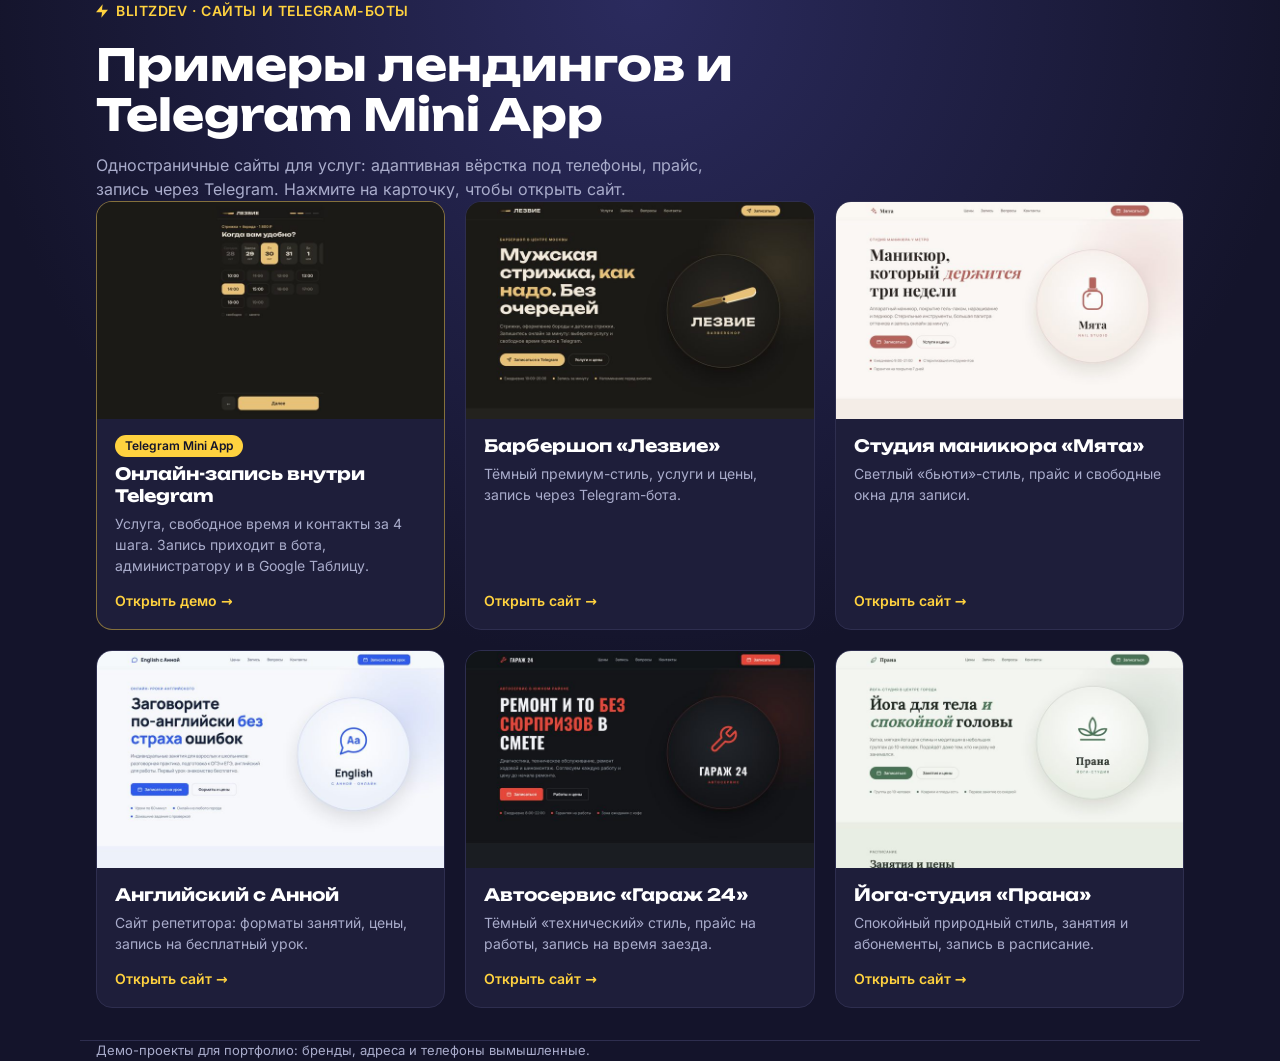
<file: index.html>
<!doctype html>
<html lang="ru">
<head>
  <meta charset="utf-8">
  <meta name="viewport" content="width=device-width, initial-scale=1">
  <title>blitzdev — примеры сайтов и Telegram Mini App</title>
  <meta name="description" content="Демо-проекты: лендинги для услуг с адаптивом и записью через Telegram, Mini App для онлайн-записи.">
  <meta name="theme-color" content="#14142B">
  <style>
    @font-face { font-family: "Unbounded"; font-weight: 700; font-display: swap; src: url("assets/fonts/unbounded-latin-700-normal.woff2") format("woff2"); }
    @font-face { font-family: "Unbounded"; font-weight: 700; font-display: swap; src: url("assets/fonts/unbounded-cyrillic-700-normal.woff2") format("woff2"); unicode-range: U+0400-045F; }
    @font-face { font-family: "Inter"; font-weight: 400; font-display: swap; src: url("assets/fonts/inter-latin-400-normal.woff2") format("woff2"); }
    @font-face { font-family: "Inter"; font-weight: 400; font-display: swap; src: url("assets/fonts/inter-cyrillic-400-normal.woff2") format("woff2"); unicode-range: U+0400-045F; }
    @font-face { font-family: "Inter"; font-weight: 600; font-display: swap; src: url("assets/fonts/inter-latin-600-normal.woff2") format("woff2"); }
    @font-face { font-family: "Inter"; font-weight: 600; font-display: swap; src: url("assets/fonts/inter-cyrillic-600-normal.woff2") format("woff2"); unicode-range: U+0400-045F; }
    :root { --bg: #14142B; --card: #1E1E3A; --line: #2E2E4F; --text: #FFFFFF; --muted: #A9ACCB; --accent: #FFD23F; }
    * { box-sizing: border-box; }
    body { margin: 0; background: radial-gradient(circle at 50% 0, #2B2B5E, var(--bg) 60%) fixed, var(--bg); color: var(--text); font: 400 16px/1.5 "Inter", system-ui, sans-serif; }
    .wrap { max-width: 1120px; margin: 0 auto; padding: 0 16px; }
    header { padding: 56px 0 32px; }
    .tag { display: inline-flex; align-items: center; gap: 8px; color: var(--accent); font-weight: 600; font-size: 14px; letter-spacing: .04em; }
    h1 { font: 700 clamp(28px, 5vw, 44px)/1.15 "Unbounded", sans-serif; margin: 14px 0 12px; max-width: 760px; }
    .lead { color: var(--muted); max-width: 640px; margin: 0; }
    .grid { display: grid; grid-template-columns: repeat(auto-fill, minmax(300px, 1fr)); gap: 20px; padding-bottom: 32px; }
    .card { display: flex; flex-direction: column; background: var(--card); border: 1px solid var(--line); border-radius: 16px; overflow: hidden; color: inherit; text-decoration: none; transition: transform .2s, border-color .2s; }
    .card:hover, .card:focus-visible { transform: translateY(-3px); border-color: var(--accent); outline: none; }
    .card img { display: block; width: 100%; aspect-ratio: 16 / 10; object-fit: cover; background: #0E0E20; }
    .card .body { padding: 16px 18px 18px; display: flex; flex-direction: column; gap: 6px; flex: 1; }
    .card b { font: 700 17px/1.3 "Unbounded", sans-serif; }
    .card p { margin: 0; color: var(--muted); font-size: 14px; flex: 1; }
    .card .open { margin-top: 8px; color: var(--accent); font-weight: 600; font-size: 14px; }
    .card.app { border-color: rgba(255, 210, 63, .45); }
    .chip { align-self: flex-start; font-size: 12px; font-weight: 600; color: #14142B; background: var(--accent); border-radius: 999px; padding: 2px 10px; }
    footer { border-top: 1px solid var(--line); padding: 20px 0 32px; color: var(--muted); font-size: 13px; }
  </style>
</head>
<body>
  <header class="wrap">
    <span class="tag">
      <svg width="12" height="18" viewBox="3 2 18 20" aria-hidden="true"><polygon points="13 2 3 14 12 14 11 22 21 10 12 10 13 2" fill="#FFD23F"/></svg>
      BLITZDEV · САЙТЫ И TELEGRAM-БОТЫ
    </span>
    <h1>Примеры лендингов и Telegram Mini App</h1>
    <p class="lead">Одностраничные сайты для услуг: адаптивная вёрстка под телефоны, прайс, запись через Telegram. Нажмите на карточку, чтобы открыть сайт.</p>
  </header>

  <main class="wrap grid">
    <a class="card app" href="https://blitzdev78.github.io/barbershop-miniapp/" target="_blank" rel="noopener">
      <img src="assets/img/miniapp.jpg" alt="Экран выбора времени в Mini App" loading="lazy">
      <span class="body">
        <span class="chip">Telegram Mini App</span>
        <b>Онлайн-запись внутри Telegram</b>
        <p>Услуга, свободное время и контакты за 4 шага. Запись приходит в бота, администратору и в Google Таблицу.</p>
        <span class="open">Открыть демо →</span>
      </span>
    </a>
    <a class="card" href="lezvie/">
      <img src="assets/img/lezvie.jpg" alt="Лендинг барбершопа «Лезвие»" loading="lazy">
      <span class="body"><b>Барбершоп «Лезвие»</b><p>Тёмный премиум-стиль, услуги и цены, запись через Telegram-бота.</p><span class="open">Открыть сайт →</span></span>
    </a>
    <a class="card" href="nail-studio/">
      <img src="assets/img/nail-studio.jpg" alt="Лендинг студии маникюра «Мята»" loading="lazy">
      <span class="body"><b>Студия маникюра «Мята»</b><p>Светлый «бьюти»-стиль, прайс и свободные окна для записи.</p><span class="open">Открыть сайт →</span></span>
    </a>
    <a class="card" href="english-tutor/">
      <img src="assets/img/english-tutor.jpg" alt="Лендинг репетитора английского" loading="lazy">
      <span class="body"><b>Английский с Анной</b><p>Сайт репетитора: форматы занятий, цены, запись на бесплатный урок.</p><span class="open">Открыть сайт →</span></span>
    </a>
    <a class="card" href="auto-service/">
      <img src="assets/img/auto-service.jpg" alt="Лендинг автосервиса «Гараж 24»" loading="lazy">
      <span class="body"><b>Автосервис «Гараж 24»</b><p>Тёмный «технический» стиль, прайс на работы, запись на время заезда.</p><span class="open">Открыть сайт →</span></span>
    </a>
    <a class="card" href="yoga-studio/">
      <img src="assets/img/yoga-studio.jpg" alt="Лендинг йога-студии «Прана»" loading="lazy">
      <span class="body"><b>Йога-студия «Прана»</b><p>Спокойный природный стиль, занятия и абонементы, запись в расписание.</p><span class="open">Открыть сайт →</span></span>
    </a>
  </main>

  <footer class="wrap">Демо-проекты для портфолио: бренды, адреса и телефоны вымышленные.</footer>
</body>
</html>
</file>
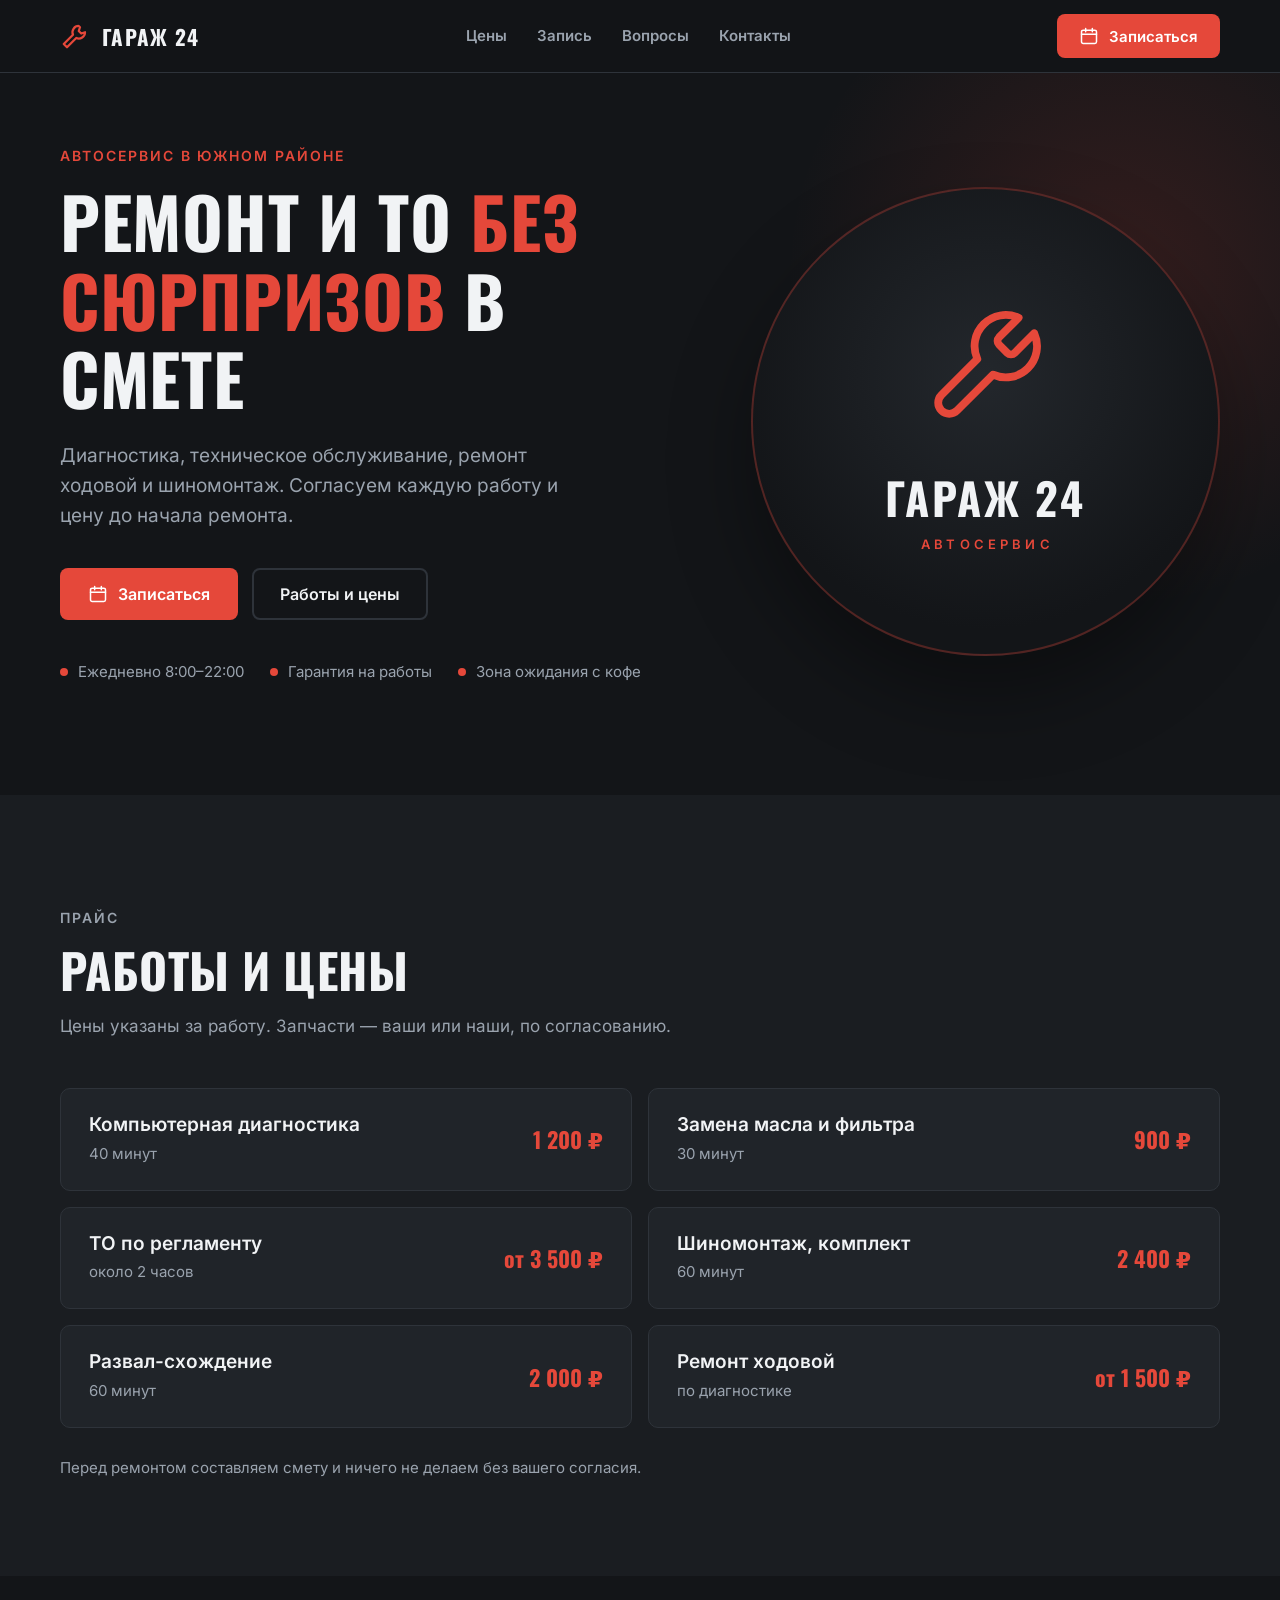
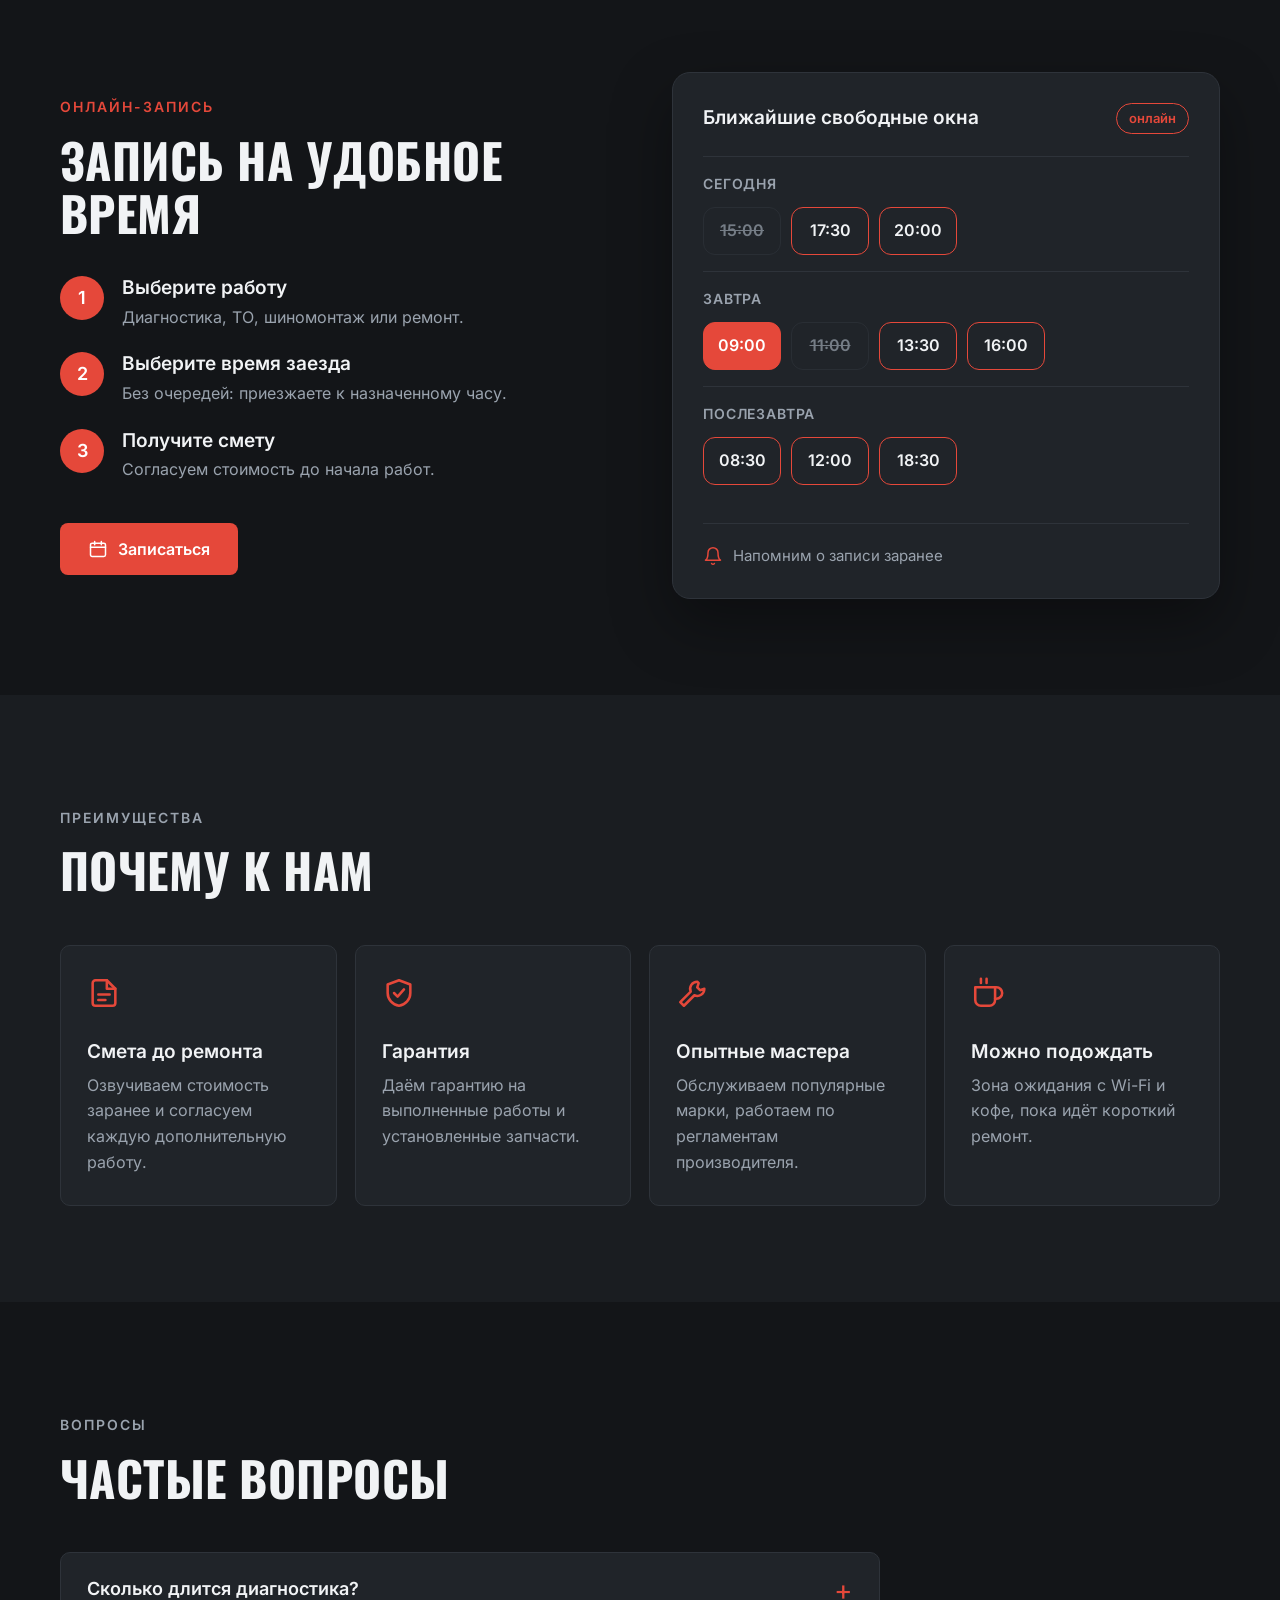
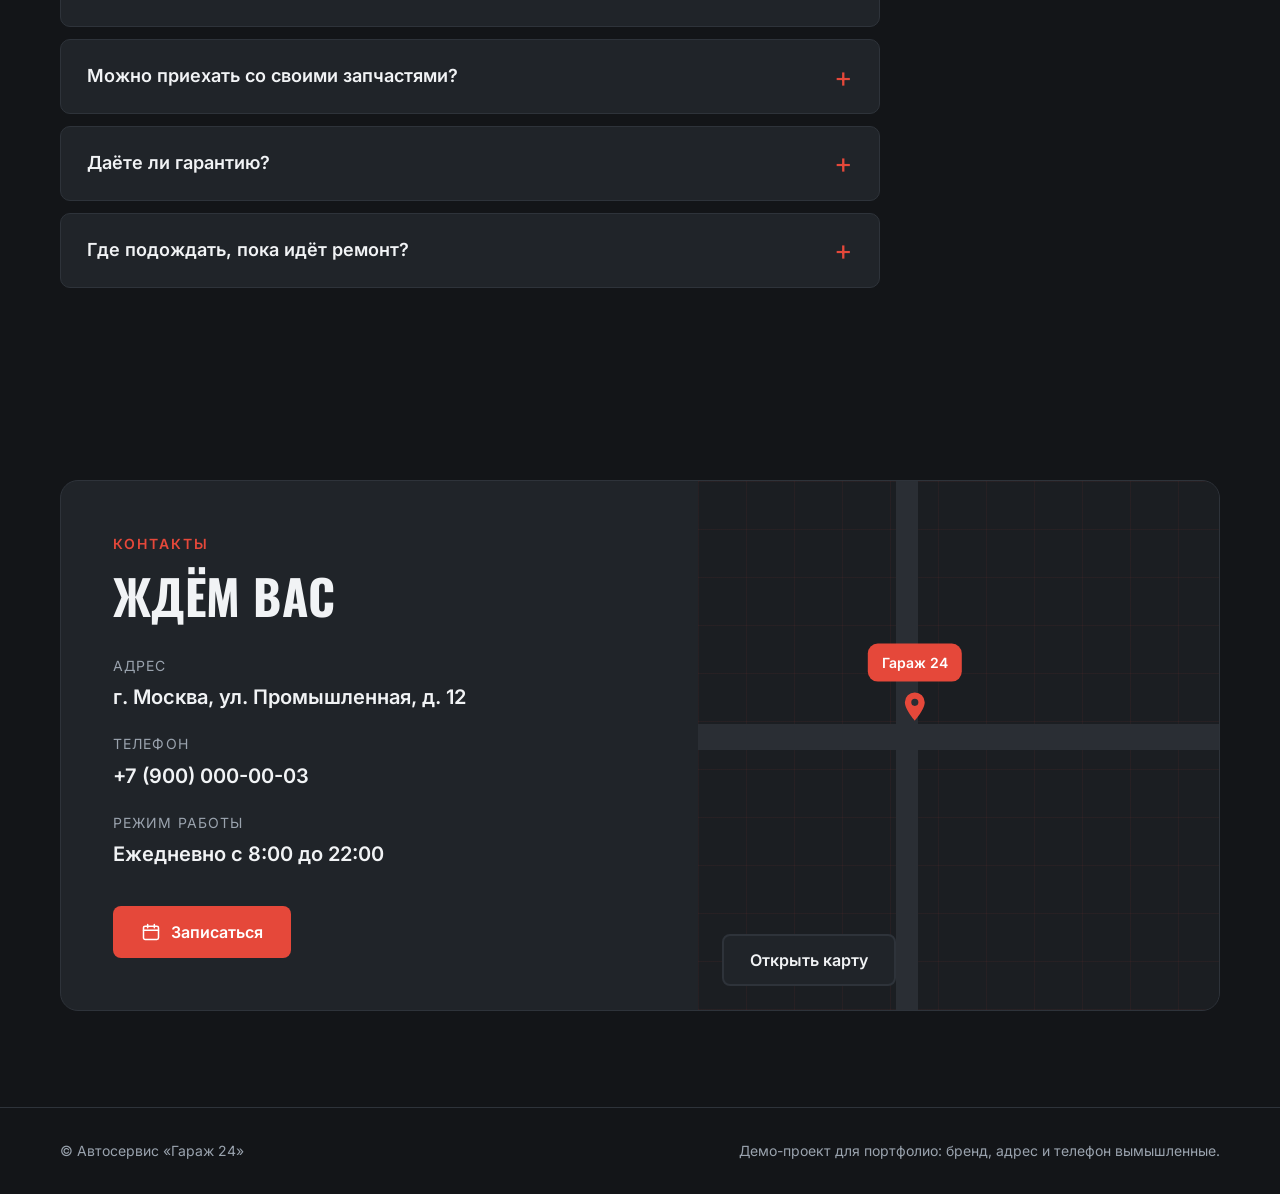
<file: auto-service/index.html>
<!doctype html>
<html lang="ru">
<head>
  <meta charset="utf-8">
  <meta name="viewport" content="width=device-width, initial-scale=1">
  <title>Автосервис «Гараж 24» — диагностика, ТО и ремонт с онлайн-записью</title>
  <meta name="description" content="Диагностика, техническое обслуживание, ремонт ходовой и шиномонтаж. Согласуем каждую работу и цену до начала ремонта.">
  <meta name="theme-color" content="#131518">
  <link rel="stylesheet" href="assets/style.css">
</head>
<body>

<header class="header">
  <div class="wrap">
    <a class="logo" href="#top" aria-label="Автосервис «Гараж 24», на главную"><svg viewBox="0 0 24 24" fill="none" stroke="currentColor" stroke-width="1.8" stroke-linecap="round" stroke-linejoin="round" aria-hidden="true"><path d="M15 4a5 5 0 0 0-4.6 7L3 18.4 5.6 21 13 13.6A5 5 0 0 0 20 9l-3 1-2-2 1-3z"/></svg><span>Гараж 24</span></a>
    <nav class="nav" aria-label="Разделы"><a href="#services">Цены</a><a href="#booking">Запись</a><a href="#faq">Вопросы</a><a href="#contacts">Контакты</a></nav>
    <a class="btn btn-accent" href="#booking" aria-label="Записаться"><svg viewBox="0 0 24 24" fill="none" stroke="currentColor" stroke-width="1.8" stroke-linecap="round" stroke-linejoin="round" aria-hidden="true"><rect x="3" y="5" width="18" height="16" rx="2"/><path d="M3 10h18M8 3v4M16 3v4"/></svg><span>Записаться</span></a>
  </div>
</header>

<main id="top">

  <!-- Первый экран -->
  <section class="hero">
    <div class="wrap">
      <div>
        <p class="eyebrow">Автосервис в Южном районе</p>
        <h1>Ремонт и ТО <em>без сюрпризов</em> в смете</h1>
        <p class="lead">Диагностика, техническое обслуживание, ремонт ходовой и шиномонтаж. Согласуем каждую работу и цену до начала ремонта.</p>
        <div class="hero-actions">
          <a class="btn btn-accent" href="#booking"><svg viewBox="0 0 24 24" fill="none" stroke="currentColor" stroke-width="1.8" stroke-linecap="round" stroke-linejoin="round" aria-hidden="true"><rect x="3" y="5" width="18" height="16" rx="2"/><path d="M3 10h18M8 3v4M16 3v4"/></svg>Записаться</a>
          <a class="btn btn-ghost" href="#services">Работы и цены</a>
        </div>
        <ul class="hero-facts"><li>Ежедневно 8:00–22:00</li><li>Гарантия на работы</li><li>Зона ожидания с кофе</li></ul>
      </div>
      <div class="emblem" aria-hidden="true">
        <div>
          <svg viewBox="0 0 120 120"><g transform="translate(12 12) scale(4)" fill="none" stroke="currentColor" stroke-width="1.5" stroke-linecap="round" stroke-linejoin="round"><path d="M14.7 6.3a1 1 0 0 0 0 1.4l1.6 1.6a1 1 0 0 0 1.4 0l3.77-3.77a6 6 0 0 1-7.94 7.94l-6.91 6.91a2.12 2.12 0 0 1-3-3l6.91-6.91a6 6 0 0 1 7.94-7.94l-3.76 3.76z"/></g></svg>
          <div class="name">Гараж 24</div>
          <div class="sub">автосервис</div>
        </div>
      </div>
    </div>
  </section>

  <!-- Услуги и цены -->
  <section class="services" id="services">
    <div class="wrap">
      <div class="section-head">
        <p class="eyebrow">Прайс</p>
        <h2>Работы и цены</h2>
        <p>Цены указаны за работу. Запчасти — ваши или наши, по согласованию.</p>
      </div>
      <div class="price-list">
        <article class="price">
          <div><h3>Компьютерная диагностика</h3><p class="time">40 минут</p></div>
          <p class="cost">1 200 ₽</p>
        </article>
        <article class="price">
          <div><h3>Замена масла и фильтра</h3><p class="time">30 минут</p></div>
          <p class="cost">900 ₽</p>
        </article>
        <article class="price">
          <div><h3>ТО по регламенту</h3><p class="time">около 2 часов</p></div>
          <p class="cost">от 3 500 ₽</p>
        </article>
        <article class="price">
          <div><h3>Шиномонтаж, комплект</h3><p class="time">60 минут</p></div>
          <p class="cost">2 400 ₽</p>
        </article>
        <article class="price">
          <div><h3>Развал-схождение</h3><p class="time">60 минут</p></div>
          <p class="cost">2 000 ₽</p>
        </article>
        <article class="price">
          <div><h3>Ремонт ходовой</h3><p class="time">по диагностике</p></div>
          <p class="cost">от 1 500 ₽</p>
        </article>
      </div>
      <p class="note">Перед ремонтом составляем смету и ничего не делаем без вашего согласия.</p>
    </div>
  </section>

  <!-- Запись -->
  <section class="booking" id="booking">
    <div class="wrap">
      <div>
        <p class="eyebrow">Онлайн-запись</p>
        <h2>Запись на удобное время</h2>
        <ol class="steps">
          <li><div><h3>Выберите работу</h3><p>Диагностика, ТО, шиномонтаж или ремонт.</p></div></li>
          <li><div><h3>Выберите время заезда</h3><p>Без очередей: приезжаете к назначенному часу.</p></div></li>
          <li><div><h3>Получите смету</h3><p>Согласуем стоимость до начала работ.</p></div></li>
        </ol>
        <a class="btn btn-accent" href="#contacts"><svg viewBox="0 0 24 24" fill="none" stroke="currentColor" stroke-width="1.8" stroke-linecap="round" stroke-linejoin="round" aria-hidden="true"><rect x="3" y="5" width="18" height="16" rx="2"/><path d="M3 10h18M8 3v4M16 3v4"/></svg>Записаться</a>
      </div>
      <div class="slots" aria-label="Пример свободных окон">
        <div class="slots-head"><b>Ближайшие свободные окна</b><span class="badge">онлайн</span></div>
          <div class="day"><div class="day-name">Сегодня</div><div class="chips"><span class="chip busy">15:00</span><span class="chip ">17:30</span><span class="chip ">20:00</span></div></div>
          <div class="day"><div class="day-name">Завтра</div><div class="chips"><span class="chip picked">09:00</span><span class="chip busy">11:00</span><span class="chip ">13:30</span><span class="chip ">16:00</span></div></div>
          <div class="day"><div class="day-name">Послезавтра</div><div class="chips"><span class="chip ">08:30</span><span class="chip ">12:00</span><span class="chip ">18:30</span></div></div>
        <div class="slots-foot"><svg viewBox="0 0 24 24" fill="none" stroke="currentColor" stroke-width="1.8" stroke-linecap="round" stroke-linejoin="round" aria-hidden="true"><path d="M6 8a6 6 0 0 1 12 0c0 7 3 9 3 9H3s3-2 3-9"/><path d="M10.3 21a1.94 1.94 0 0 0 3.4 0"/></svg><span>Напомним о записи заранее</span></div>
      </div>
    </div>
  </section>

  <!-- Преимущества -->
  <section class="why">
    <div class="wrap">
      <div class="section-head">
        <p class="eyebrow">Преимущества</p>
        <h2>Почему к нам</h2>
      </div>
      <div class="cards">
        <article class="card">
          <svg viewBox="0 0 24 24" fill="none" stroke="currentColor" stroke-width="1.8" stroke-linecap="round" stroke-linejoin="round" aria-hidden="true"><path d="M14 3H6a2 2 0 0 0-2 2v14a2 2 0 0 0 2 2h12a2 2 0 0 0 2-2V9z"/><path d="M14 3v6h6M8 13h8M8 17h5"/></svg>
          <h3>Смета до ремонта</h3>
          <p>Озвучиваем стоимость заранее и согласуем каждую дополнительную работу.</p>
        </article>
        <article class="card">
          <svg viewBox="0 0 24 24" fill="none" stroke="currentColor" stroke-width="1.8" stroke-linecap="round" stroke-linejoin="round" aria-hidden="true"><path d="M12 3l8 3v6c0 4.5-3.4 8.4-8 9-4.6-.6-8-4.5-8-9V6z"/><path d="M8.5 12l2.5 2.5 4.5-5"/></svg>
          <h3>Гарантия</h3>
          <p>Даём гарантию на выполненные работы и установленные запчасти.</p>
        </article>
        <article class="card">
          <svg viewBox="0 0 24 24" fill="none" stroke="currentColor" stroke-width="1.8" stroke-linecap="round" stroke-linejoin="round" aria-hidden="true"><path d="M15 4a5 5 0 0 0-4.6 7L3 18.4 5.6 21 13 13.6A5 5 0 0 0 20 9l-3 1-2-2 1-3z"/></svg>
          <h3>Опытные мастера</h3>
          <p>Обслуживаем популярные марки, работаем по регламентам производителя.</p>
        </article>
        <article class="card">
          <svg viewBox="0 0 24 24" fill="none" stroke="currentColor" stroke-width="1.8" stroke-linecap="round" stroke-linejoin="round" aria-hidden="true"><path d="M17 8h1a4 4 0 0 1 0 8h-1"/><path d="M3 8h14v9a4 4 0 0 1-4 4H7a4 4 0 0 1-4-4z"/><path d="M7 2v3M11 2v3"/></svg>
          <h3>Можно подождать</h3>
          <p>Зона ожидания с Wi-Fi и кофе, пока идёт короткий ремонт.</p>
        </article>
      </div>
    </div>
  </section>

  <!-- Вопросы -->
  <section class="faq" id="faq">
    <div class="wrap">
      <div class="section-head">
        <p class="eyebrow">Вопросы</p>
        <h2>Частые вопросы</h2>
      </div>
      <div class="faq-list">
        <details>
          <summary>Сколько длится диагностика?</summary>
          <p>Компьютерная — около 40 минут. По её итогам расскажем, что нужно сделать в первую очередь.</p>
        </details>
        <details>
          <summary>Можно приехать со своими запчастями?</summary>
          <p>Да. Гарантия в этом случае распространяется на работу.</p>
        </details>
        <details>
          <summary>Даёте ли гарантию?</summary>
          <p>Да, на работы и на установленные нами запчасти. Срок указываем в заказ-наряде.</p>
        </details>
        <details>
          <summary>Где подождать, пока идёт ремонт?</summary>
          <p>В зоне ожидания: Wi-Fi, кофе и окно в рабочую зону.</p>
        </details>
      </div>
    </div>
  </section>

  <!-- Контакты -->
  <section class="contacts" id="contacts">
    <div class="wrap">
      <div class="box">
        <div class="info">
          <p class="eyebrow">Контакты</p>
          <h2>Ждём вас</h2>
          <dl>
            <div><dt>Адрес</dt><dd>г. Москва, ул. Промышленная, д. 12</dd></div>
            <div><dt>Телефон</dt><dd><a href="tel:+79000000003">+7 (900) 000-00-03</a></dd></div>
            <div><dt>Режим работы</dt><dd>Ежедневно с 8:00 до 22:00</dd></div>
          </dl>
          <a class="btn btn-accent" href="tel:+79000000003"><svg viewBox="0 0 24 24" fill="none" stroke="currentColor" stroke-width="1.8" stroke-linecap="round" stroke-linejoin="round" aria-hidden="true"><rect x="3" y="5" width="18" height="16" rx="2"/><path d="M3 10h18M8 3v4M16 3v4"/></svg>Записаться</a>
        </div>
        <div class="map" role="img" aria-label="Схема проезда: г. Москва, ул. Промышленная, д. 12">
          <div class="road r1"></div>
          <div class="road r2"></div>
          <div class="pin"><span>Гараж 24</span><svg viewBox="0 0 24 24" fill="currentColor" aria-hidden="true"><path d="M12 2a7 7 0 0 0-7 7c0 5.25 7 13 7 13s7-7.75 7-13a7 7 0 0 0-7-7zm0 9.5A2.5 2.5 0 1 1 12 6.5a2.5 2.5 0 0 1 0 5z"/></svg></div>
          <a class="btn btn-ghost open" href="https://yandex.ru/maps/?text=%D0%9C%D0%BE%D1%81%D0%BA%D0%B2%D0%B0" target="_blank" rel="noopener">Открыть карту</a>
        </div>
      </div>
    </div>
  </section>

</main>

<footer class="footer">
  <div class="wrap">
    <p>© Автосервис «Гараж 24»</p>
    <p>Демо-проект для портфолио: бренд, адрес и телефон вымышленные.</p>
  </div>
</footer>

</body>
</html>
</file>
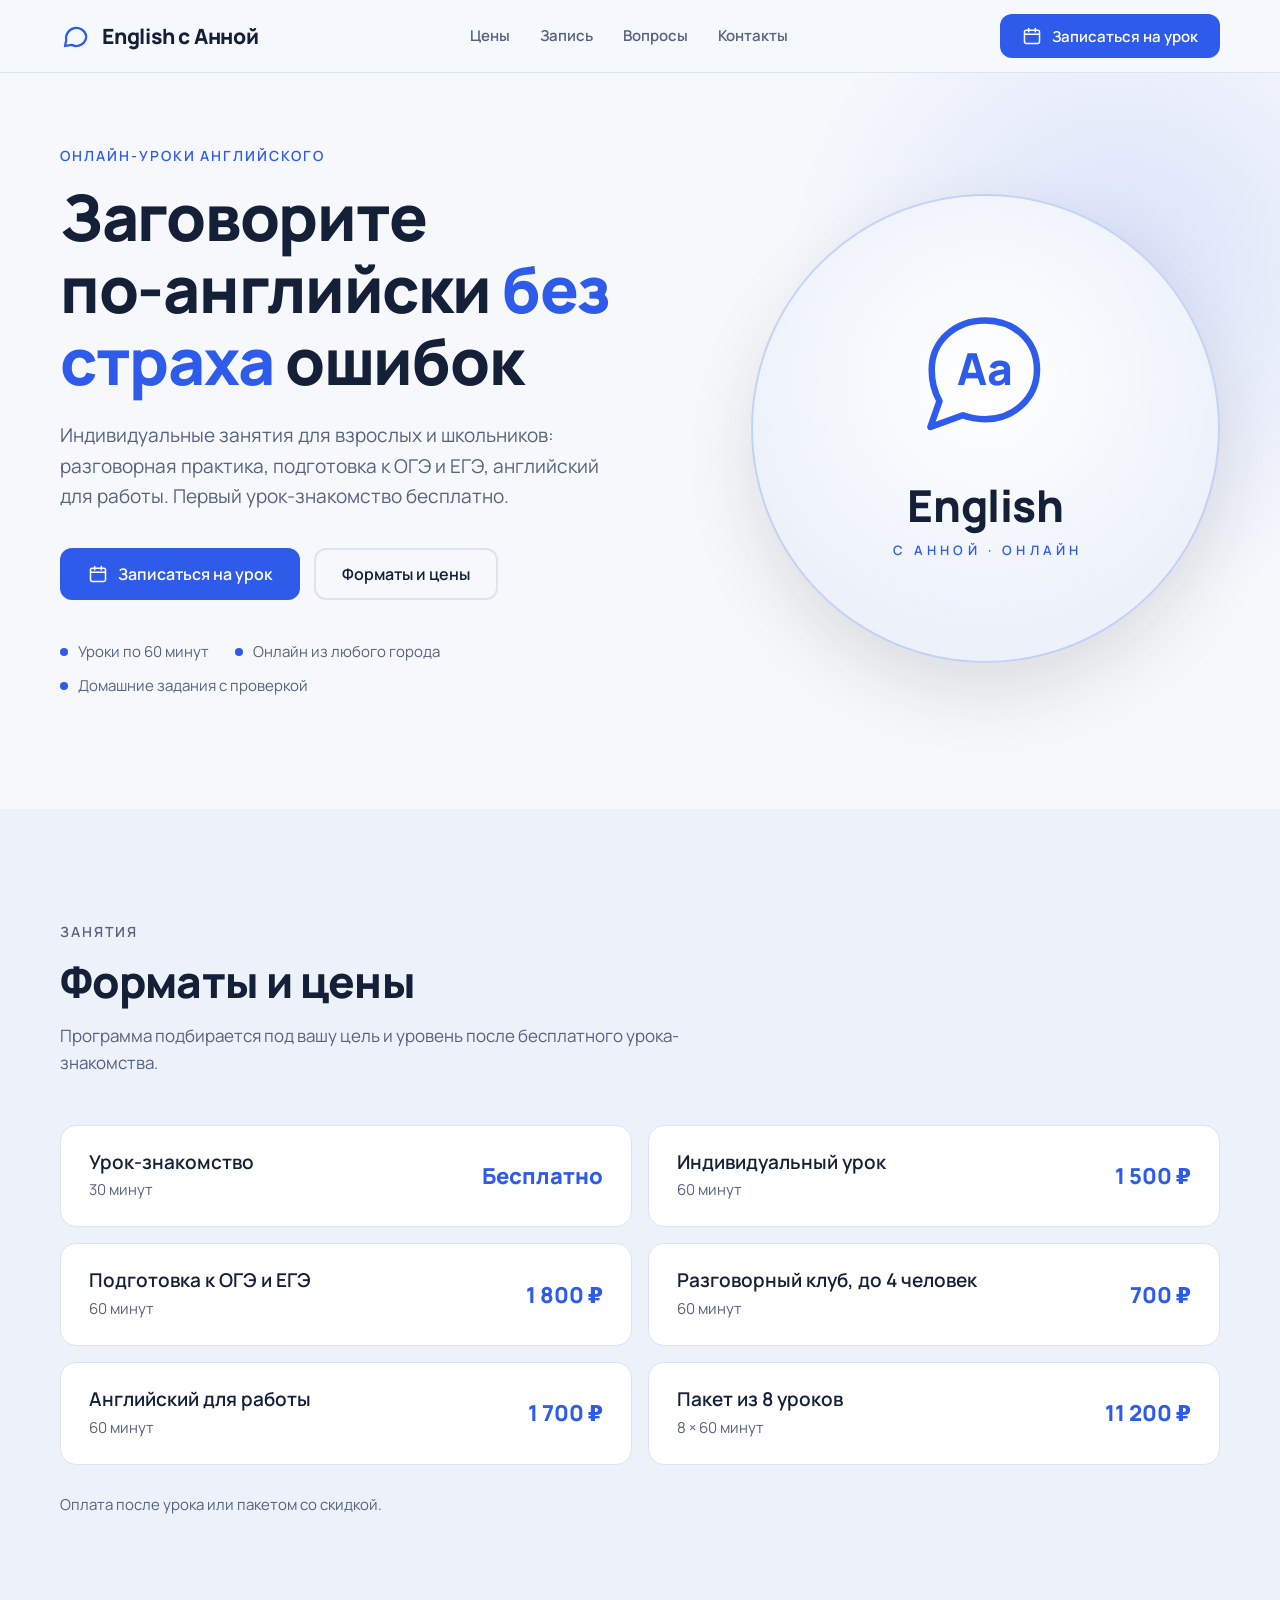
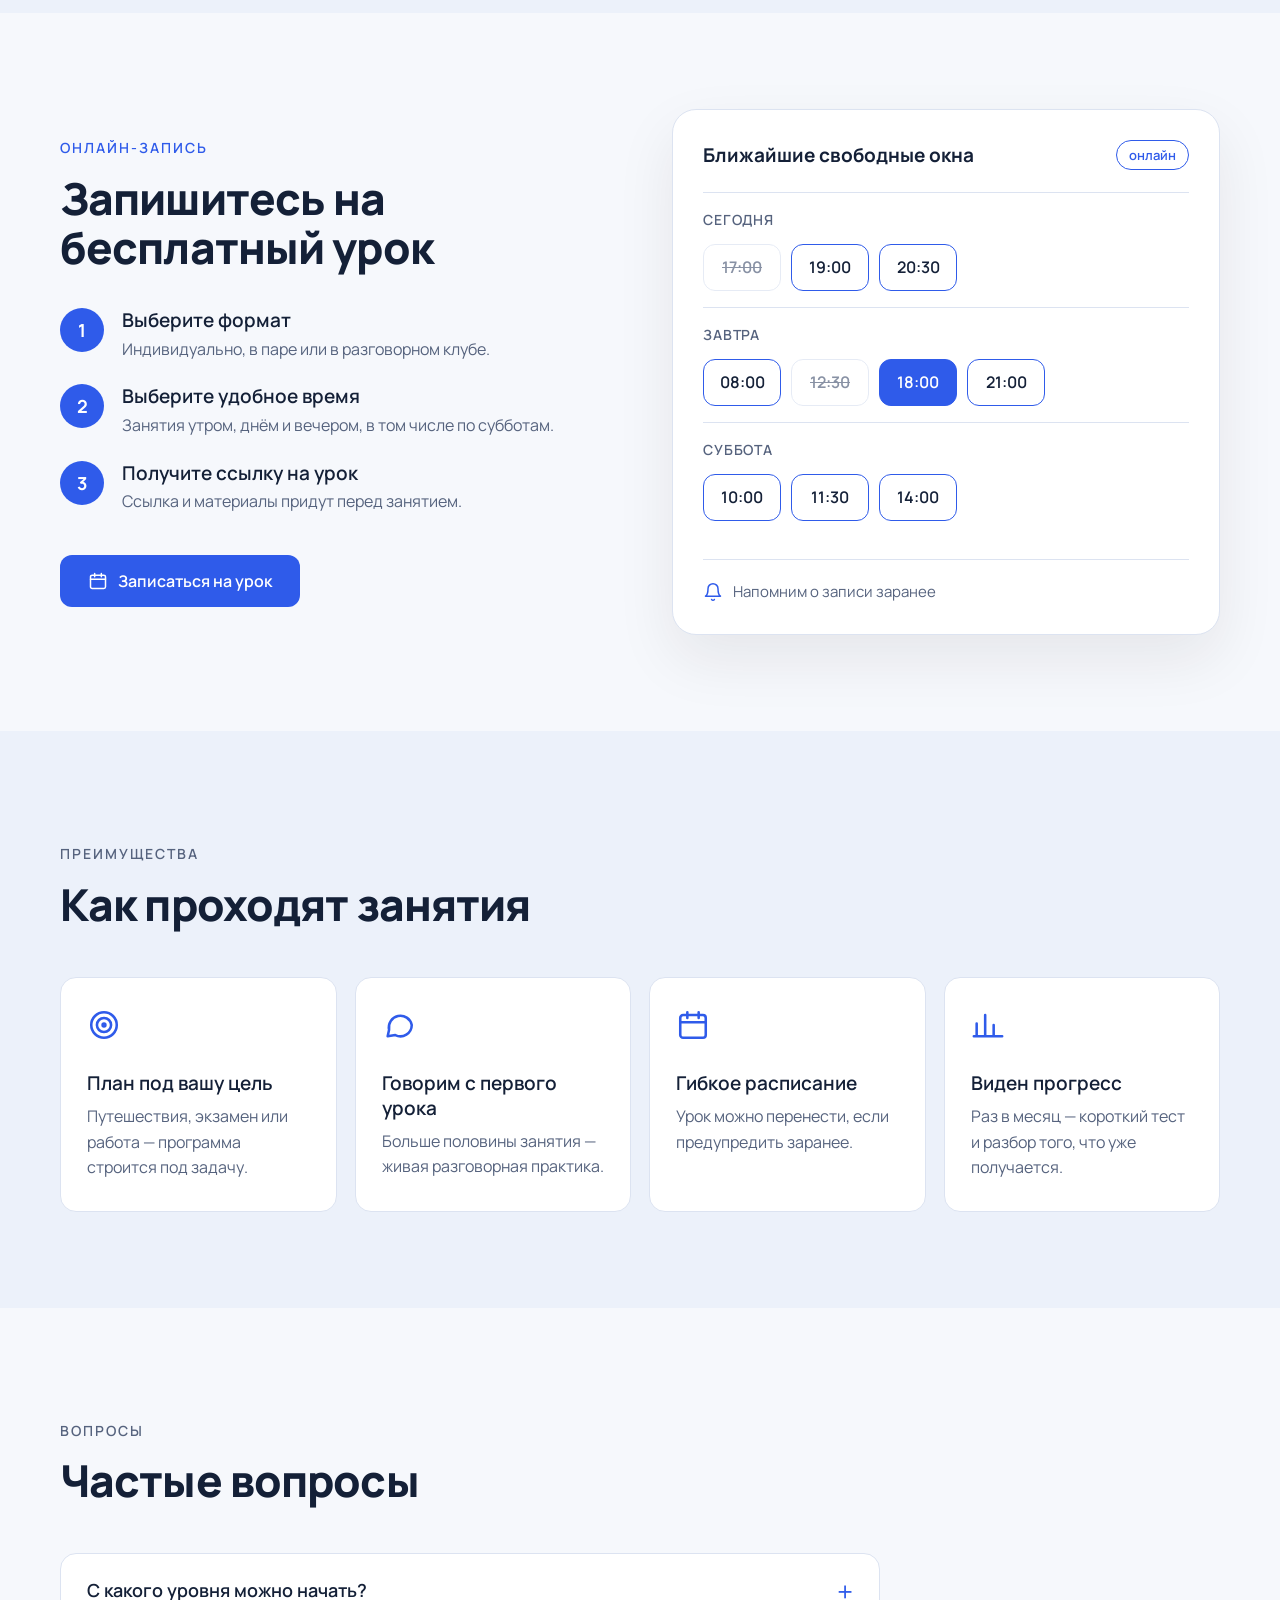
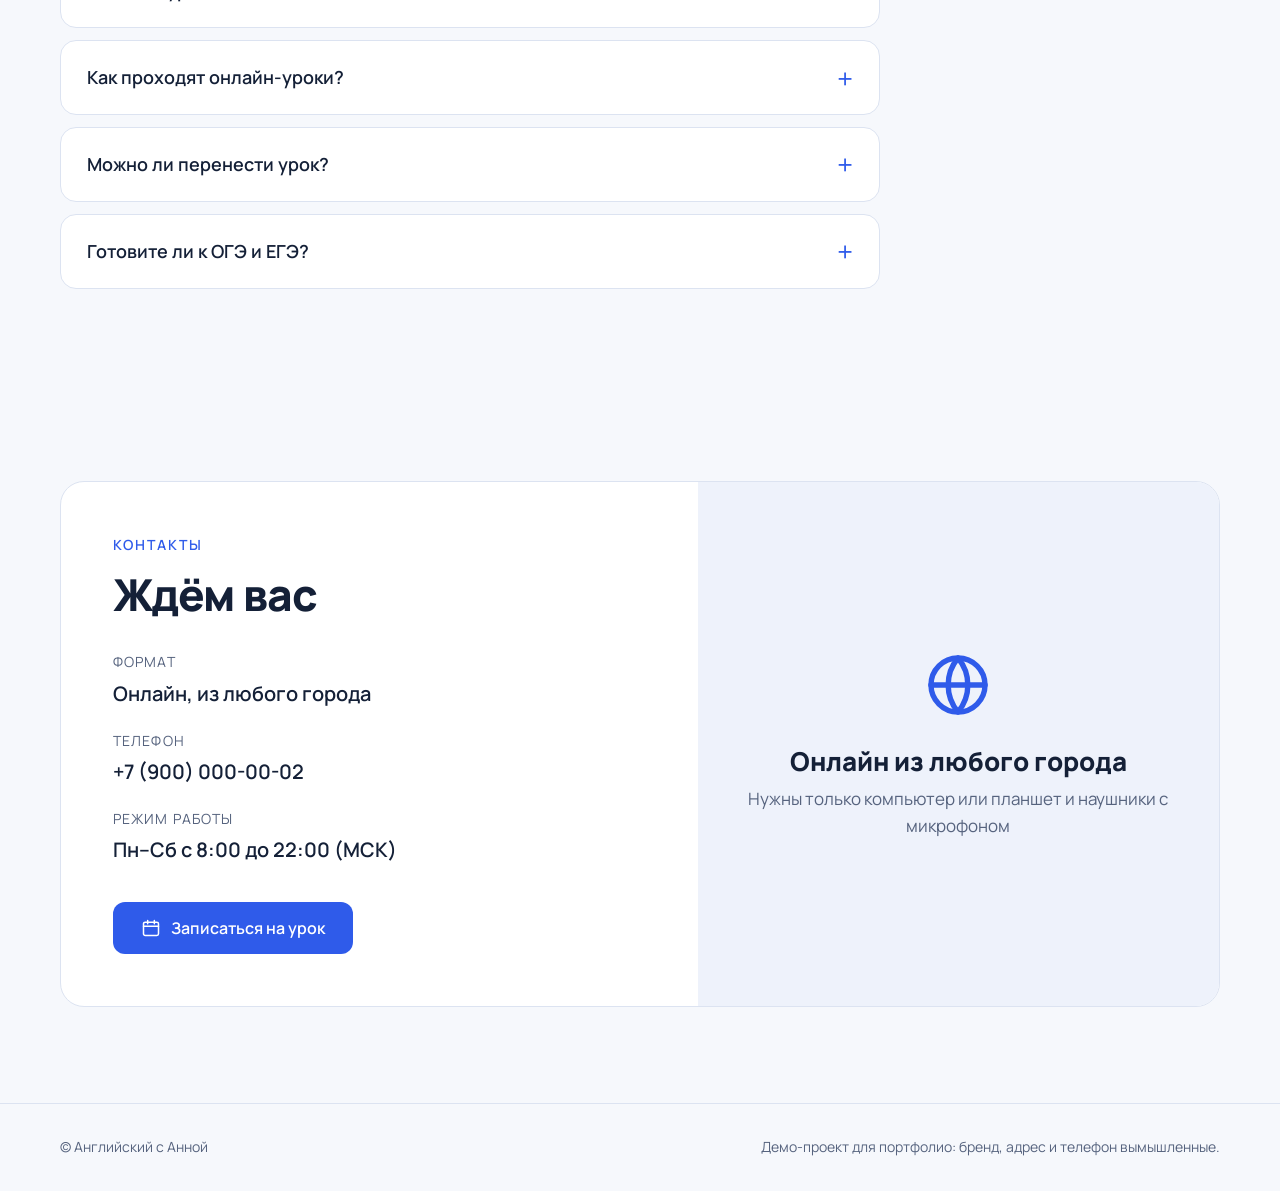
<file: english-tutor/index.html>
<!doctype html>
<html lang="ru">
<head>
  <meta charset="utf-8">
  <meta name="viewport" content="width=device-width, initial-scale=1">
  <title>Английский с Анной — онлайн-уроки для взрослых и школьников</title>
  <meta name="description" content="Индивидуальные занятия для взрослых и школьников: разговорная практика, подготовка к ОГЭ и ЕГЭ, английский для работы. Первый урок-знакомство бесплатно.">
  <meta name="theme-color" content="#F6F8FC">
  <link rel="stylesheet" href="assets/style.css">
</head>
<body>

<header class="header">
  <div class="wrap">
    <a class="logo" href="#top" aria-label="Английский с Анной, на главную"><svg viewBox="0 0 24 24" fill="none" stroke="currentColor" stroke-width="1.8" stroke-linecap="round" stroke-linejoin="round" aria-hidden="true"><path d="M21 12a8 8 0 0 1-11.6 7.1L4 20l1-4.6A8 8 0 1 1 21 12z"/></svg><span>English с Анной</span></a>
    <nav class="nav" aria-label="Разделы"><a href="#services">Цены</a><a href="#booking">Запись</a><a href="#faq">Вопросы</a><a href="#contacts">Контакты</a></nav>
    <a class="btn btn-accent" href="#booking" aria-label="Записаться на урок"><svg viewBox="0 0 24 24" fill="none" stroke="currentColor" stroke-width="1.8" stroke-linecap="round" stroke-linejoin="round" aria-hidden="true"><rect x="3" y="5" width="18" height="16" rx="2"/><path d="M3 10h18M8 3v4M16 3v4"/></svg><span>Записаться на урок</span></a>
  </div>
</header>

<main id="top">

  <!-- Первый экран -->
  <section class="hero">
    <div class="wrap">
      <div>
        <p class="eyebrow">Онлайн-уроки английского</p>
        <h1>Заговорите <span class="nowrap">по-английски</span> <em>без страха</em> ошибок</h1>
        <p class="lead">Индивидуальные занятия для взрослых и школьников: разговорная практика, подготовка к ОГЭ и ЕГЭ, английский для работы. Первый урок-знакомство бесплатно.</p>
        <div class="hero-actions">
          <a class="btn btn-accent" href="#booking"><svg viewBox="0 0 24 24" fill="none" stroke="currentColor" stroke-width="1.8" stroke-linecap="round" stroke-linejoin="round" aria-hidden="true"><rect x="3" y="5" width="18" height="16" rx="2"/><path d="M3 10h18M8 3v4M16 3v4"/></svg>Записаться на урок</a>
          <a class="btn btn-ghost" href="#services">Форматы и цены</a>
        </div>
        <ul class="hero-facts"><li>Уроки по 60 минут</li><li>Онлайн из любого города</li><li>Домашние задания с проверкой</li></ul>
      </div>
      <div class="emblem" aria-hidden="true">
        <div>
          <svg viewBox="0 0 120 120"><path d="M100 56c0 22-18 38-40 38-6 0-12-1-17-3L18 100l7-20c-4-7-6-15-6-24 0-22 18-38 41-38s40 16 40 38z" fill="none" stroke="currentColor" stroke-width="5" stroke-linejoin="round"/><text x="60" y="68" text-anchor="middle" font-family="Manrope, sans-serif" font-weight="800" font-size="34" fill="currentColor">Aa</text></svg>
          <div class="name">English</div>
          <div class="sub">с Анной · онлайн</div>
        </div>
      </div>
    </div>
  </section>

  <!-- Услуги и цены -->
  <section class="services" id="services">
    <div class="wrap">
      <div class="section-head">
        <p class="eyebrow">Занятия</p>
        <h2>Форматы и цены</h2>
        <p>Программа подбирается под вашу цель и уровень после бесплатного урока-знакомства.</p>
      </div>
      <div class="price-list">
        <article class="price">
          <div><h3>Урок-знакомство</h3><p class="time">30 минут</p></div>
          <p class="cost">Бесплатно</p>
        </article>
        <article class="price">
          <div><h3>Индивидуальный урок</h3><p class="time">60 минут</p></div>
          <p class="cost">1 500 ₽</p>
        </article>
        <article class="price">
          <div><h3>Подготовка к ОГЭ и ЕГЭ</h3><p class="time">60 минут</p></div>
          <p class="cost">1 800 ₽</p>
        </article>
        <article class="price">
          <div><h3>Разговорный клуб, до 4 человек</h3><p class="time">60 минут</p></div>
          <p class="cost">700 ₽</p>
        </article>
        <article class="price">
          <div><h3>Английский для работы</h3><p class="time">60 минут</p></div>
          <p class="cost">1 700 ₽</p>
        </article>
        <article class="price">
          <div><h3>Пакет из 8 уроков</h3><p class="time">8 × 60 минут</p></div>
          <p class="cost">11 200 ₽</p>
        </article>
      </div>
      <p class="note">Оплата после урока или пакетом со скидкой.</p>
    </div>
  </section>

  <!-- Запись -->
  <section class="booking" id="booking">
    <div class="wrap">
      <div>
        <p class="eyebrow">Онлайн-запись</p>
        <h2>Запишитесь на бесплатный урок</h2>
        <ol class="steps">
          <li><div><h3>Выберите формат</h3><p>Индивидуально, в паре или в разговорном клубе.</p></div></li>
          <li><div><h3>Выберите удобное время</h3><p>Занятия утром, днём и вечером, в том числе по субботам.</p></div></li>
          <li><div><h3>Получите ссылку на урок</h3><p>Ссылка и материалы придут перед занятием.</p></div></li>
        </ol>
        <a class="btn btn-accent" href="#contacts"><svg viewBox="0 0 24 24" fill="none" stroke="currentColor" stroke-width="1.8" stroke-linecap="round" stroke-linejoin="round" aria-hidden="true"><rect x="3" y="5" width="18" height="16" rx="2"/><path d="M3 10h18M8 3v4M16 3v4"/></svg>Записаться на урок</a>
      </div>
      <div class="slots" aria-label="Пример свободных окон">
        <div class="slots-head"><b>Ближайшие свободные окна</b><span class="badge">онлайн</span></div>
          <div class="day"><div class="day-name">Сегодня</div><div class="chips"><span class="chip busy">17:00</span><span class="chip ">19:00</span><span class="chip ">20:30</span></div></div>
          <div class="day"><div class="day-name">Завтра</div><div class="chips"><span class="chip ">08:00</span><span class="chip busy">12:30</span><span class="chip picked">18:00</span><span class="chip ">21:00</span></div></div>
          <div class="day"><div class="day-name">Суббота</div><div class="chips"><span class="chip ">10:00</span><span class="chip ">11:30</span><span class="chip ">14:00</span></div></div>
        <div class="slots-foot"><svg viewBox="0 0 24 24" fill="none" stroke="currentColor" stroke-width="1.8" stroke-linecap="round" stroke-linejoin="round" aria-hidden="true"><path d="M6 8a6 6 0 0 1 12 0c0 7 3 9 3 9H3s3-2 3-9"/><path d="M10.3 21a1.94 1.94 0 0 0 3.4 0"/></svg><span>Напомним о записи заранее</span></div>
      </div>
    </div>
  </section>

  <!-- Преимущества -->
  <section class="why">
    <div class="wrap">
      <div class="section-head">
        <p class="eyebrow">Преимущества</p>
        <h2>Как проходят занятия</h2>
      </div>
      <div class="cards">
        <article class="card">
          <svg viewBox="0 0 24 24" fill="none" stroke="currentColor" stroke-width="1.8" stroke-linecap="round" stroke-linejoin="round" aria-hidden="true"><circle cx="12" cy="12" r="9"/><circle cx="12" cy="12" r="5"/><circle cx="12" cy="12" r="1"/></svg>
          <h3>План под вашу цель</h3>
          <p>Путешествия, экзамен или работа — программа строится под задачу.</p>
        </article>
        <article class="card">
          <svg viewBox="0 0 24 24" fill="none" stroke="currentColor" stroke-width="1.8" stroke-linecap="round" stroke-linejoin="round" aria-hidden="true"><path d="M21 12a8 8 0 0 1-11.6 7.1L4 20l1-4.6A8 8 0 1 1 21 12z"/></svg>
          <h3>Говорим с первого урока</h3>
          <p>Больше половины занятия — живая разговорная практика.</p>
        </article>
        <article class="card">
          <svg viewBox="0 0 24 24" fill="none" stroke="currentColor" stroke-width="1.8" stroke-linecap="round" stroke-linejoin="round" aria-hidden="true"><rect x="3" y="5" width="18" height="16" rx="2"/><path d="M3 10h18M8 3v4M16 3v4"/></svg>
          <h3>Гибкое расписание</h3>
          <p>Урок можно перенести, если предупредить заранее.</p>
        </article>
        <article class="card">
          <svg viewBox="0 0 24 24" fill="none" stroke="currentColor" stroke-width="1.8" stroke-linecap="round" stroke-linejoin="round" aria-hidden="true"><path d="M4 20V11M10 20V5M16 20v-8M2 20h20"/></svg>
          <h3>Виден прогресс</h3>
          <p>Раз в месяц — короткий тест и разбор того, что уже получается.</p>
        </article>
      </div>
    </div>
  </section>

  <!-- Вопросы -->
  <section class="faq" id="faq">
    <div class="wrap">
      <div class="section-head">
        <p class="eyebrow">Вопросы</p>
        <h2>Частые вопросы</h2>
      </div>
      <div class="faq-list">
        <details>
          <summary>С какого уровня можно начать?</summary>
          <p>С любого, даже с нуля. На уроке-знакомстве определим уровень и цель.</p>
        </details>
        <details>
          <summary>Как проходят онлайн-уроки?</summary>
          <p>По видеосвязи с общей доской и материалами — нужен только компьютер или планшет с микрофоном.</p>
        </details>
        <details>
          <summary>Можно ли перенести урок?</summary>
          <p>Да, если предупредить не позднее чем за 12 часов.</p>
        </details>
        <details>
          <summary>Готовите ли к ОГЭ и ЕГЭ?</summary>
          <p>Да: разбираем формат экзамена, решаем варианты и тренируем устную часть.</p>
        </details>
      </div>
    </div>
  </section>

  <!-- Контакты -->
  <section class="contacts" id="contacts">
    <div class="wrap">
      <div class="box">
        <div class="info">
          <p class="eyebrow">Контакты</p>
          <h2>Ждём вас</h2>
          <dl>
            <div><dt>Формат</dt><dd>Онлайн, из любого города</dd></div>
            <div><dt>Телефон</dt><dd><a href="tel:+79000000002">+7 (900) 000-00-02</a></dd></div>
            <div><dt>Режим работы</dt><dd>Пн–Сб с 8:00 до 22:00 (МСК)</dd></div>
          </dl>
          <a class="btn btn-accent" href="tel:+79000000002"><svg viewBox="0 0 24 24" fill="none" stroke="currentColor" stroke-width="1.8" stroke-linecap="round" stroke-linejoin="round" aria-hidden="true"><rect x="3" y="5" width="18" height="16" rx="2"/><path d="M3 10h18M8 3v4M16 3v4"/></svg>Записаться на урок</a>
        </div>
        <div class="online">
          <div><svg viewBox="0 0 24 24" fill="none" stroke="currentColor" stroke-width="1.8" stroke-linecap="round" stroke-linejoin="round" aria-hidden="true"><circle cx="12" cy="12" r="9"/><path d="M3 12h18M12 3a14 14 0 0 1 0 18M12 3a14 14 0 0 0 0 18"/></svg><b>Онлайн из любого города</b><span>Нужны только компьютер или планшет и наушники с микрофоном</span></div>
        </div>
      </div>
    </div>
  </section>

</main>

<footer class="footer">
  <div class="wrap">
    <p>© Английский с Анной</p>
    <p>Демо-проект для портфолио: бренд, адрес и телефон вымышленные.</p>
  </div>
</footer>

</body>
</html>
</file>
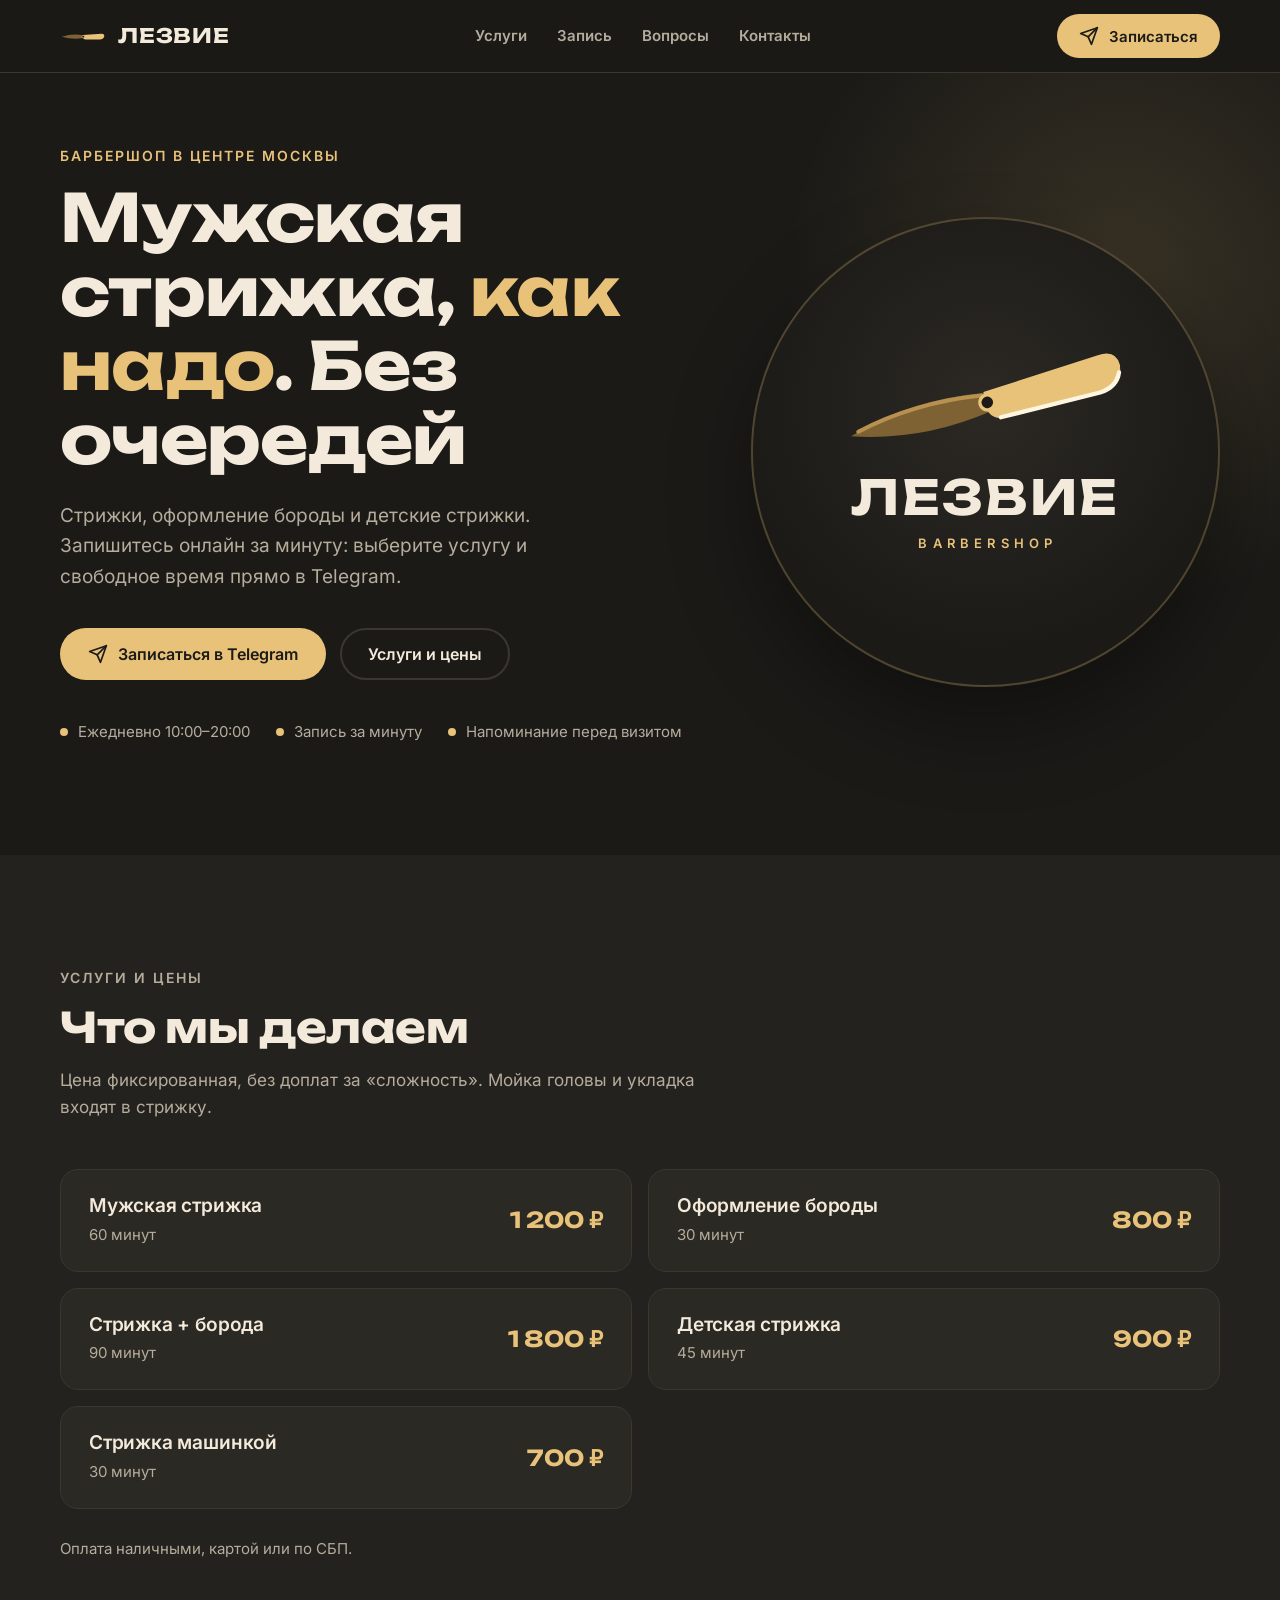
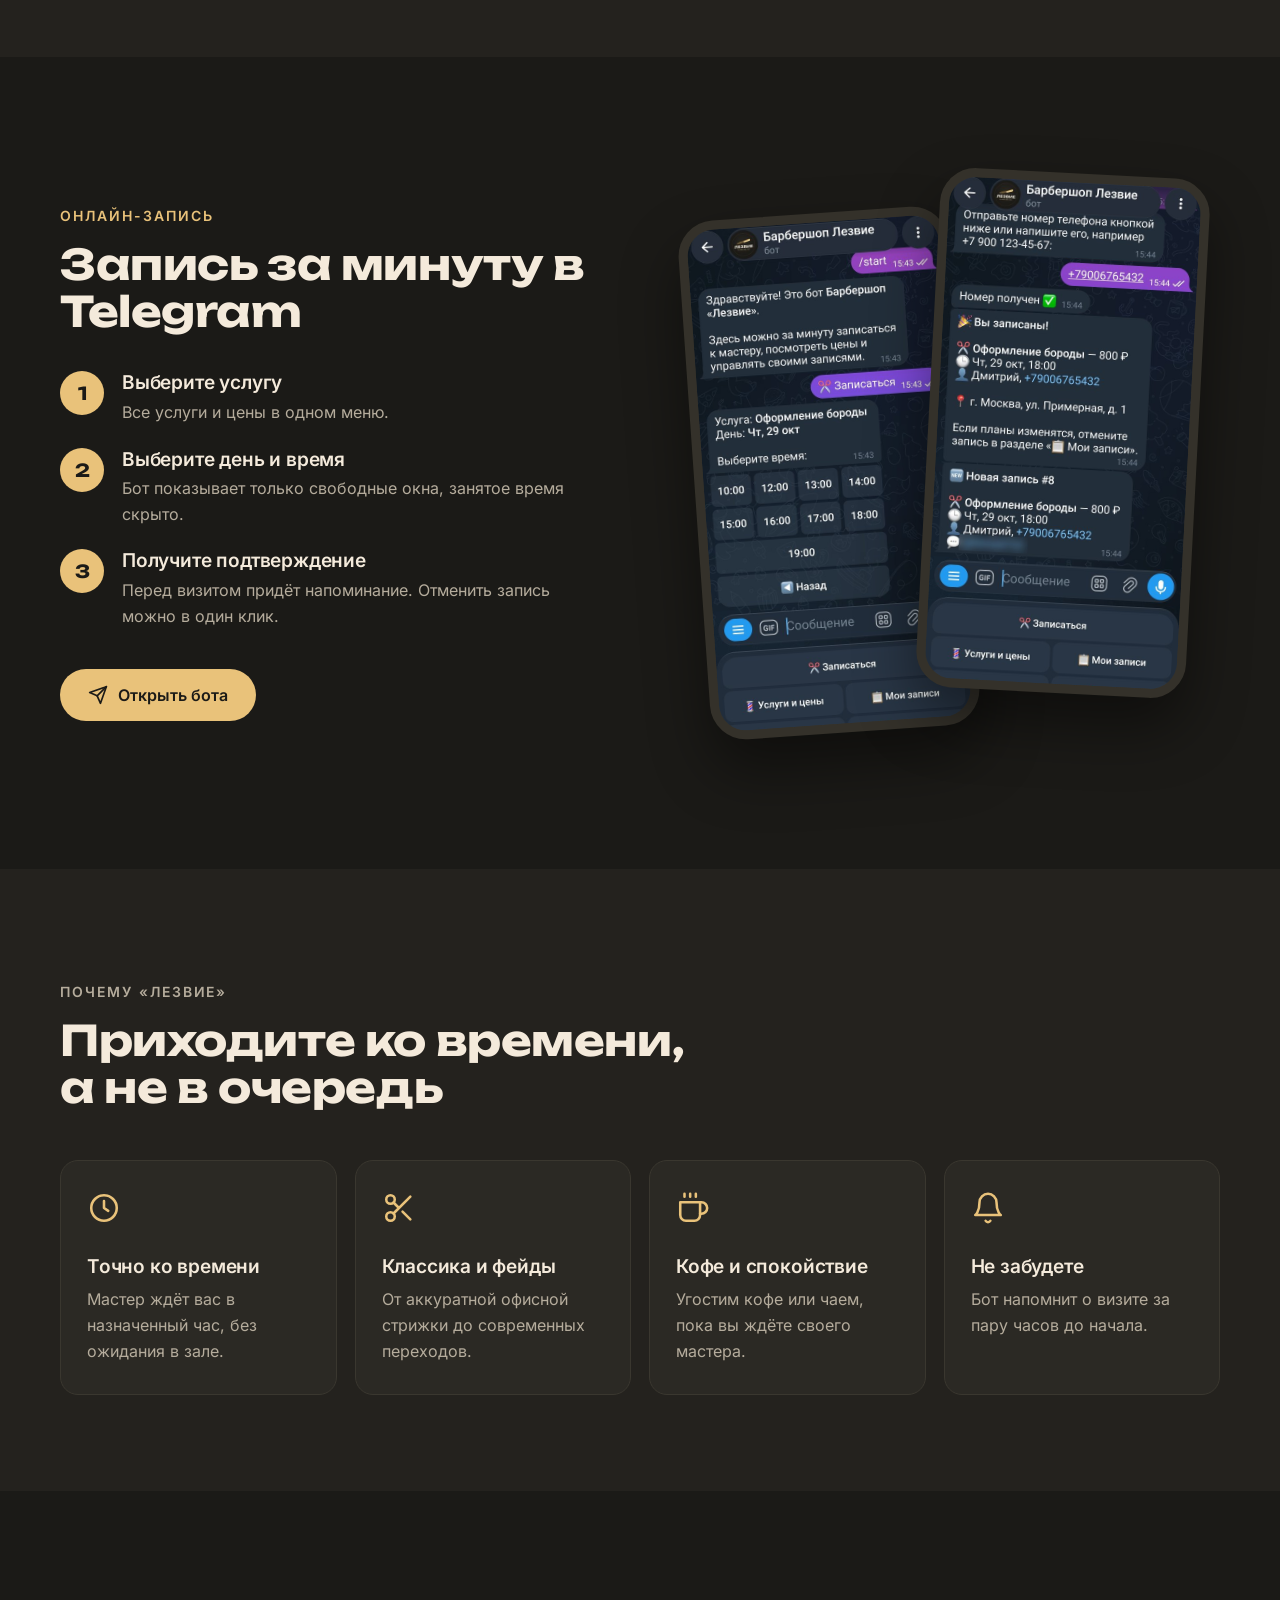
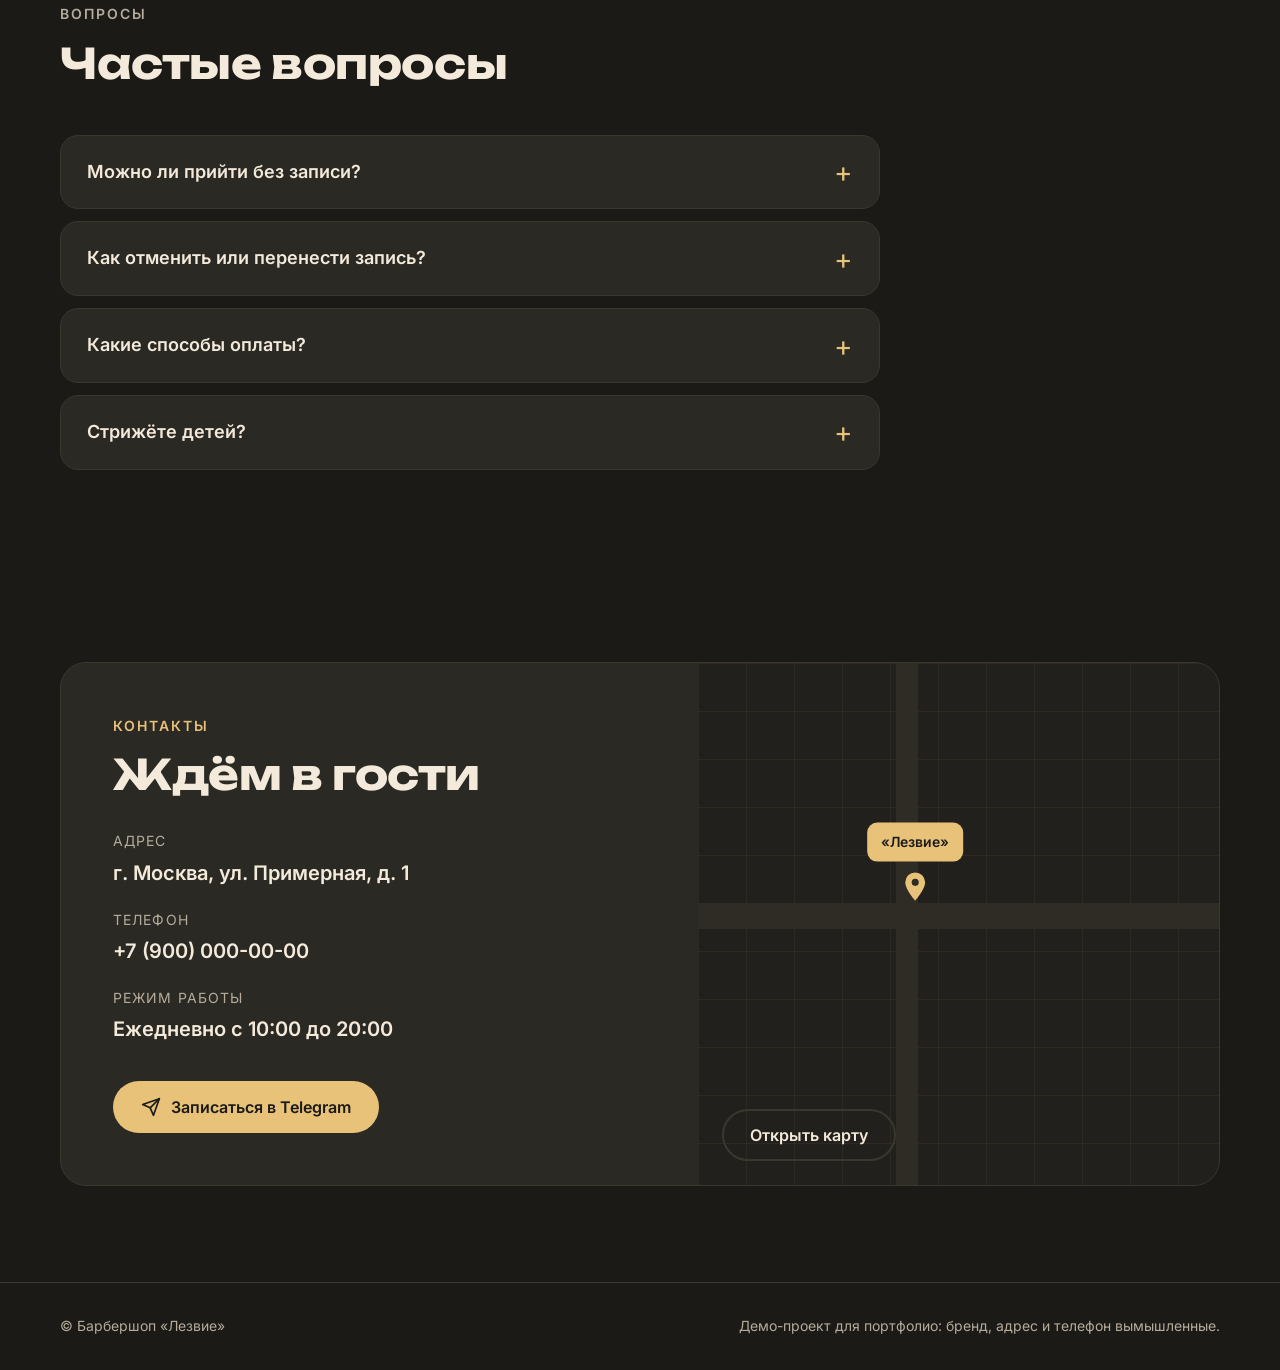
<file: lezvie/index.html>
<!doctype html>
<html lang="ru">
<head>
  <meta charset="utf-8">
  <meta name="viewport" content="width=device-width, initial-scale=1">
  <title>Барбершоп «Лезвие» — мужские стрижки в Москве</title>
  <meta name="description" content="Мужские стрижки и оформление бороды. Онлайн-запись в Telegram за минуту, напоминание перед визитом.">
  <meta name="theme-color" content="#1B1A17">
  <link rel="stylesheet" href="assets/style.css">
</head>
<body>

<!-- Ссылка на бота для записи стоит у всех кнопок с классом js-booking: t.me/barber_blitzdev_bot -->
<header class="header">
  <div class="wrap">
    <a class="logo" href="#top" aria-label="Барбершоп «Лезвие», на главную">
      <svg viewBox="0 0 220 70" aria-hidden="true">
        <path d="M8 38 Q58 22 112 31 L112 45 Q58 54 8 38 Z" fill="#7E6233"/>
        <path d="M110 30 L198 24 Q212 23 212 35 L211 40 Q207 51 193 52 L122 52 Q113 52 110 45 Z" fill="#E9C27A"/>
        <circle cx="111" cy="38" r="6" fill="#1B1A17" stroke="#E9C27A" stroke-width="3"/>
      </svg>
      <span>ЛЕЗВИЕ</span>
    </a>
    <nav class="nav" aria-label="Разделы">
      <a href="#services">Услуги</a>
      <a href="#booking">Запись</a>
      <a href="#faq">Вопросы</a>
      <a href="#contacts">Контакты</a>
    </nav>
    <a class="btn btn-gold js-booking" href="https://t.me/barber_blitzdev_bot" target="_blank" rel="noopener" aria-label="Записаться в Telegram">
      <svg viewBox="0 0 24 24" fill="none" stroke="currentColor" stroke-width="2" stroke-linecap="round" stroke-linejoin="round" aria-hidden="true"><path d="M22 2 11 13"/><path d="M22 2 15 22l-4-9-9-4 20-7z"/></svg>
      <span>Записаться</span>
    </a>
  </div>
</header>

<main id="top">

  <!-- Первый экран -->
  <section class="hero">
    <div class="wrap">
      <div>
        <p class="eyebrow">Барбершоп в центре Москвы</p>
        <h1>Мужская стрижка, <em>как надо</em>. Без очередей</h1>
        <p class="lead">Стрижки, оформление бороды и детские стрижки. Запишитесь онлайн за минуту: выберите услугу и свободное время прямо в Telegram.</p>
        <div class="hero-actions">
          <a class="btn btn-gold js-booking" href="https://t.me/barber_blitzdev_bot" target="_blank" rel="noopener">
            <svg viewBox="0 0 24 24" fill="none" stroke="currentColor" stroke-width="2" stroke-linecap="round" stroke-linejoin="round" aria-hidden="true"><path d="M22 2 11 13"/><path d="M22 2 15 22l-4-9-9-4 20-7z"/></svg>
            Записаться в Telegram
          </a>
          <a class="btn btn-ghost" href="#services">Услуги и цены</a>
        </div>
        <ul class="hero-facts">
          <li>Ежедневно 10:00–20:00</li>
          <li>Запись за минуту</li>
          <li>Напоминание перед визитом</li>
        </ul>
      </div>

      <div class="emblem" aria-hidden="true">
        <div>
          <svg viewBox="0 0 220 70">
            <path d="M8 38 Q58 22 112 31 L112 45 Q58 54 8 38 Z" fill="#7E6233"/>
            <path d="M14 36 Q58 25 108 32" fill="none" stroke="#B8904F" stroke-width="3" stroke-linecap="round"/>
            <path d="M110 30 L198 24 Q212 23 212 35 L211 40 Q207 51 193 52 L122 52 Q113 52 110 45 Z" fill="#E9C27A"/>
            <path d="M118 51 L193 51 Q206 50 210 40" fill="none" stroke="#FFF6E0" stroke-width="3.2" stroke-linecap="round"/>
            <circle cx="111" cy="38" r="5.5" fill="#1B1A17" stroke="#E9C27A" stroke-width="2.5"/>
          </svg>
          <div class="name">ЛЕЗВИЕ</div>
          <div class="sub">BARBERSHOP</div>
        </div>
      </div>
    </div>
  </section>

  <!-- Услуги и цены -->
  <section class="services" id="services">
    <div class="wrap">
      <div class="section-head">
        <p class="eyebrow">Услуги и цены</p>
        <h2>Что мы делаем</h2>
        <p>Цена фиксированная, без доплат за «сложность». Мойка головы и укладка входят в стрижку.</p>
      </div>
      <div class="price-list">
        <article class="price">
          <div><h3>Мужская стрижка</h3><p class="time">60 минут</p></div>
          <p class="cost">1 200 ₽</p>
        </article>
        <article class="price">
          <div><h3>Оформление бороды</h3><p class="time">30 минут</p></div>
          <p class="cost">800 ₽</p>
        </article>
        <article class="price">
          <div><h3>Стрижка + борода</h3><p class="time">90 минут</p></div>
          <p class="cost">1 800 ₽</p>
        </article>
        <article class="price">
          <div><h3>Детская стрижка</h3><p class="time">45 минут</p></div>
          <p class="cost">900 ₽</p>
        </article>
        <article class="price">
          <div><h3>Стрижка машинкой</h3><p class="time">30 минут</p></div>
          <p class="cost">700 ₽</p>
        </article>
      </div>
      <p class="note">Оплата наличными, картой или по СБП.</p>
    </div>
  </section>

  <!-- Как записаться -->
  <section class="booking" id="booking">
    <div class="wrap">
      <div>
        <p class="eyebrow">Онлайн-запись</p>
        <h2>Запись за минуту в Telegram</h2>
        <ol class="steps">
          <li><div><h3>Выберите услугу</h3><p>Все услуги и цены в одном меню.</p></div></li>
          <li><div><h3>Выберите день и время</h3><p>Бот показывает только свободные окна, занятое время скрыто.</p></div></li>
          <li><div><h3>Получите подтверждение</h3><p>Перед визитом придёт напоминание. Отменить запись можно в один клик.</p></div></li>
        </ol>
        <a class="btn btn-gold js-booking" href="https://t.me/barber_blitzdev_bot" target="_blank" rel="noopener">
          <svg viewBox="0 0 24 24" fill="none" stroke="currentColor" stroke-width="2" stroke-linecap="round" stroke-linejoin="round" aria-hidden="true"><path d="M22 2 11 13"/><path d="M22 2 15 22l-4-9-9-4 20-7z"/></svg>
          Открыть бота
        </a>
      </div>
      <div class="phones">
        <div class="phone"><img src="assets/img/bot-times.jpg" alt="Бот записи: выбор свободного времени" loading="lazy" width="540" height="1140"></div>
        <div class="phone"><img src="assets/img/bot-booked.jpg" alt="Бот записи: сообщение «Вы записаны!»" loading="lazy" width="540" height="1137"></div>
      </div>
    </div>
  </section>

  <!-- Почему к нам -->
  <section class="why">
    <div class="wrap">
      <div class="section-head">
        <p class="eyebrow">Почему «Лезвие»</p>
        <h2>Приходите ко времени, а не в очередь</h2>
      </div>
      <div class="cards">
        <article class="card">
          <svg viewBox="0 0 24 24" fill="none" stroke="currentColor" stroke-width="1.8" stroke-linecap="round" stroke-linejoin="round" aria-hidden="true"><circle cx="12" cy="12" r="9"/><path d="M12 7v5l3 2"/></svg>
          <h3>Точно ко времени</h3>
          <p>Мастер ждёт вас в назначенный час, без ожидания в зале.</p>
        </article>
        <article class="card">
          <svg viewBox="0 0 24 24" fill="none" stroke="currentColor" stroke-width="1.8" stroke-linecap="round" stroke-linejoin="round" aria-hidden="true"><circle cx="6" cy="6" r="3"/><circle cx="6" cy="18" r="3"/><path d="M20 4 8.1 15.9M14.5 14.5 20 20M8.1 8.1 12 12"/></svg>
          <h3>Классика и фейды</h3>
          <p>От аккуратной офисной стрижки до современных переходов.</p>
        </article>
        <article class="card">
          <svg viewBox="0 0 24 24" fill="none" stroke="currentColor" stroke-width="1.8" stroke-linecap="round" stroke-linejoin="round" aria-hidden="true"><path d="M17 8h1a4 4 0 0 1 0 8h-1"/><path d="M3 8h14v9a4 4 0 0 1-4 4H7a4 4 0 0 1-4-4z"/><path d="M6 2v2M10 2v2M14 2v2"/></svg>
          <h3>Кофе и спокойствие</h3>
          <p>Угостим кофе или чаем, пока вы ждёте своего мастера.</p>
        </article>
        <article class="card">
          <svg viewBox="0 0 24 24" fill="none" stroke="currentColor" stroke-width="1.8" stroke-linecap="round" stroke-linejoin="round" aria-hidden="true"><path d="M6 8a6 6 0 0 1 12 0c0 7 3 9 3 9H3s3-2 3-9"/><path d="M10.3 21a1.94 1.94 0 0 0 3.4 0"/></svg>
          <h3>Не забудете</h3>
          <p>Бот напомнит о визите за пару часов до начала.</p>
        </article>
      </div>
    </div>
  </section>

  <!-- Вопросы -->
  <section class="faq" id="faq">
    <div class="wrap">
      <div class="section-head">
        <p class="eyebrow">Вопросы</p>
        <h2>Частые вопросы</h2>
      </div>
      <div class="faq-list">
        <details>
          <summary>Можно ли прийти без записи?</summary>
          <p>Можно, но мастер может быть занят. С записью вы точно не будете ждать.</p>
        </details>
        <details>
          <summary>Как отменить или перенести запись?</summary>
          <p>В боте откройте «Мои записи» и отмените запись, затем запишитесь на новое время.</p>
        </details>
        <details>
          <summary>Какие способы оплаты?</summary>
          <p>Наличные, банковская карта и перевод по СБП.</p>
        </details>
        <details>
          <summary>Стрижёте детей?</summary>
          <p>Да, детская стрижка длится около 45 минут и стоит 900 ₽.</p>
        </details>
      </div>
    </div>
  </section>

  <!-- Контакты -->
  <section class="contacts" id="contacts">
    <div class="wrap">
      <div class="box">
        <div class="info">
          <p class="eyebrow">Контакты</p>
          <h2>Ждём в гости</h2>
          <dl>
            <div><dt>Адрес</dt><dd>г. Москва, ул. Примерная, д. 1</dd></div>
            <div><dt>Телефон</dt><dd><a href="tel:+79000000000">+7 (900) 000-00-00</a></dd></div>
            <div><dt>Режим работы</dt><dd>Ежедневно с 10:00 до 20:00</dd></div>
          </dl>
          <a class="btn btn-gold js-booking" href="https://t.me/barber_blitzdev_bot" target="_blank" rel="noopener">
            <svg viewBox="0 0 24 24" fill="none" stroke="currentColor" stroke-width="2" stroke-linecap="round" stroke-linejoin="round" aria-hidden="true"><path d="M22 2 11 13"/><path d="M22 2 15 22l-4-9-9-4 20-7z"/></svg>
            Записаться в Telegram
          </a>
        </div>
        <div class="map" role="img" aria-label="Схема проезда: ул. Примерная, д. 1">
          <div class="road r1"></div>
          <div class="road r2"></div>
          <div class="pin">
            <span>«Лезвие»</span>
            <svg viewBox="0 0 24 24" fill="currentColor" aria-hidden="true"><path d="M12 2a7 7 0 0 0-7 7c0 5.25 7 13 7 13s7-7.75 7-13a7 7 0 0 0-7-7zm0 9.5A2.5 2.5 0 1 1 12 6.5a2.5 2.5 0 0 1 0 5z"/></svg>
          </div>
          <a class="btn btn-ghost open" href="https://yandex.ru/maps/?text=%D0%9C%D0%BE%D1%81%D0%BA%D0%B2%D0%B0" target="_blank" rel="noopener">Открыть карту</a>
        </div>
      </div>
    </div>
  </section>

</main>

<footer class="footer">
  <div class="wrap">
    <p>© Барбершоп «Лезвие»</p>
    <p>Демо-проект для портфолио: бренд, адрес и телефон вымышленные.</p>
  </div>
</footer>

</body>
</html>
</file>
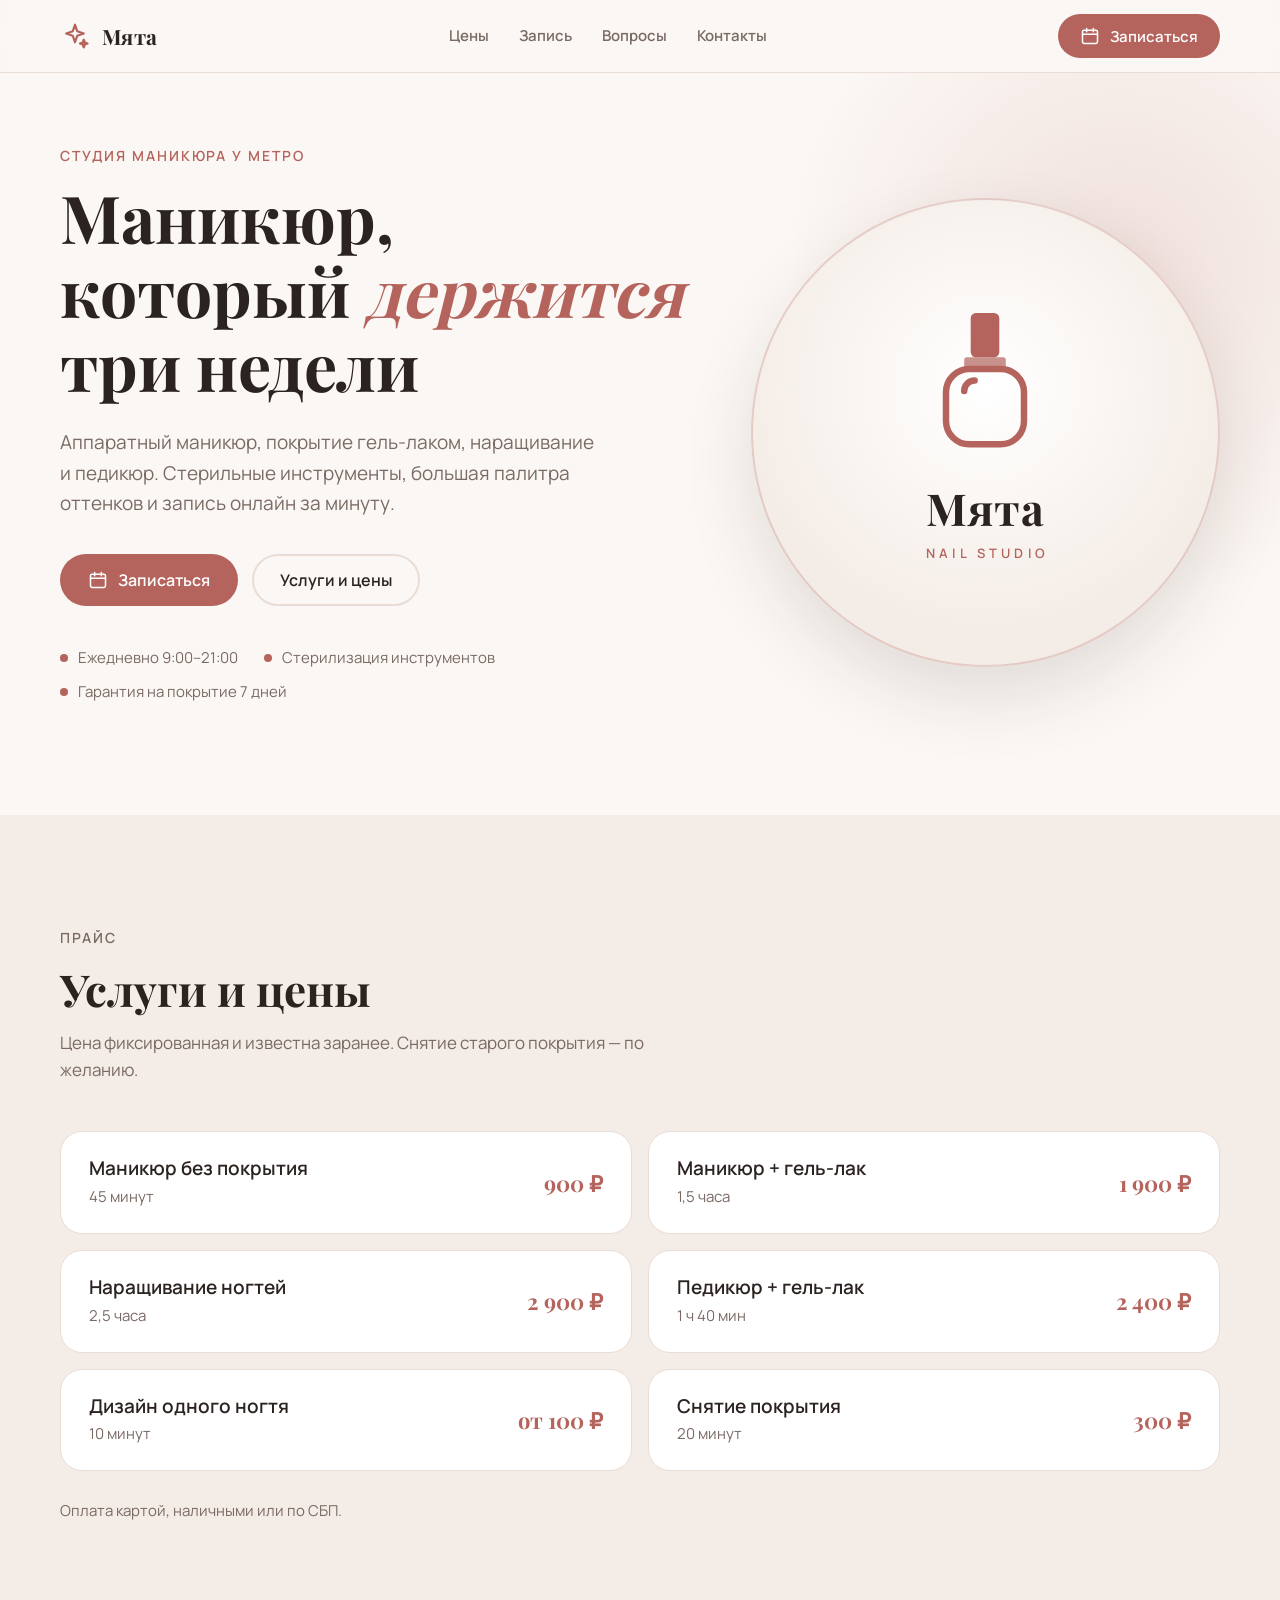
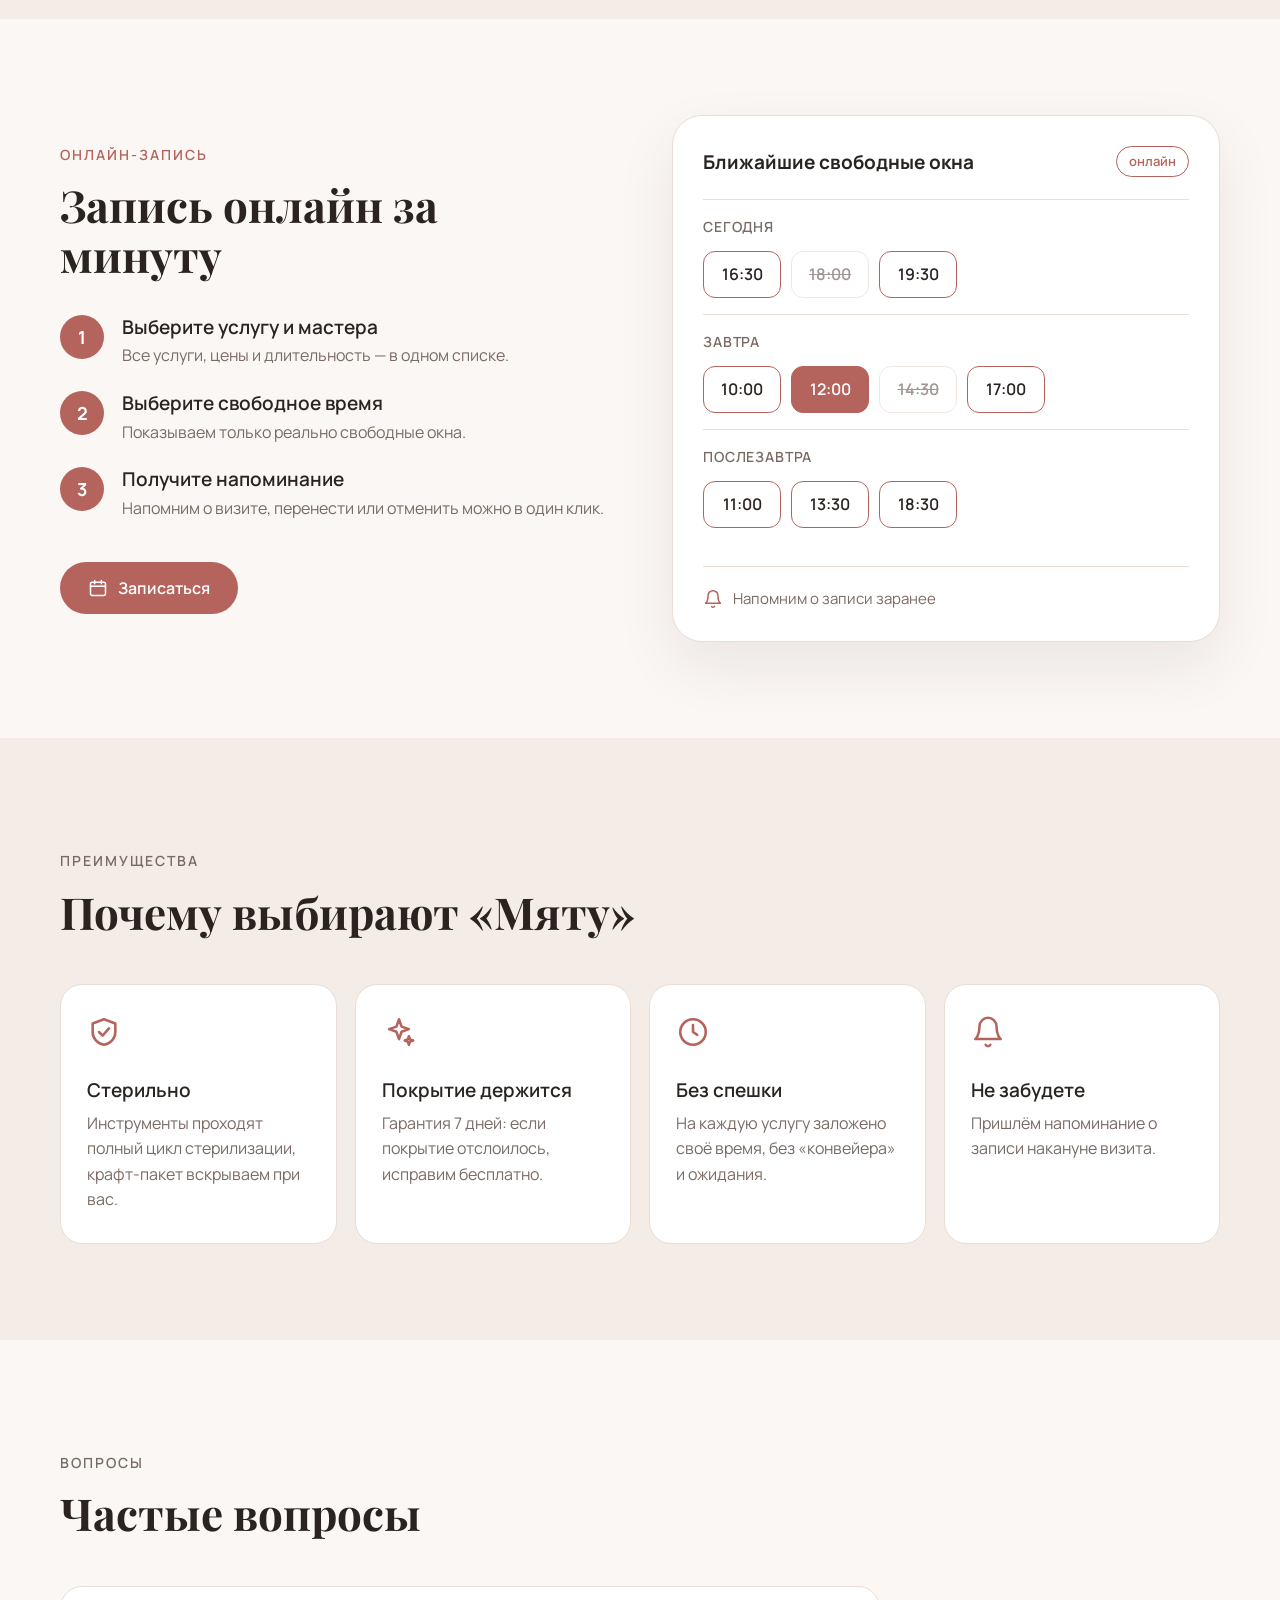
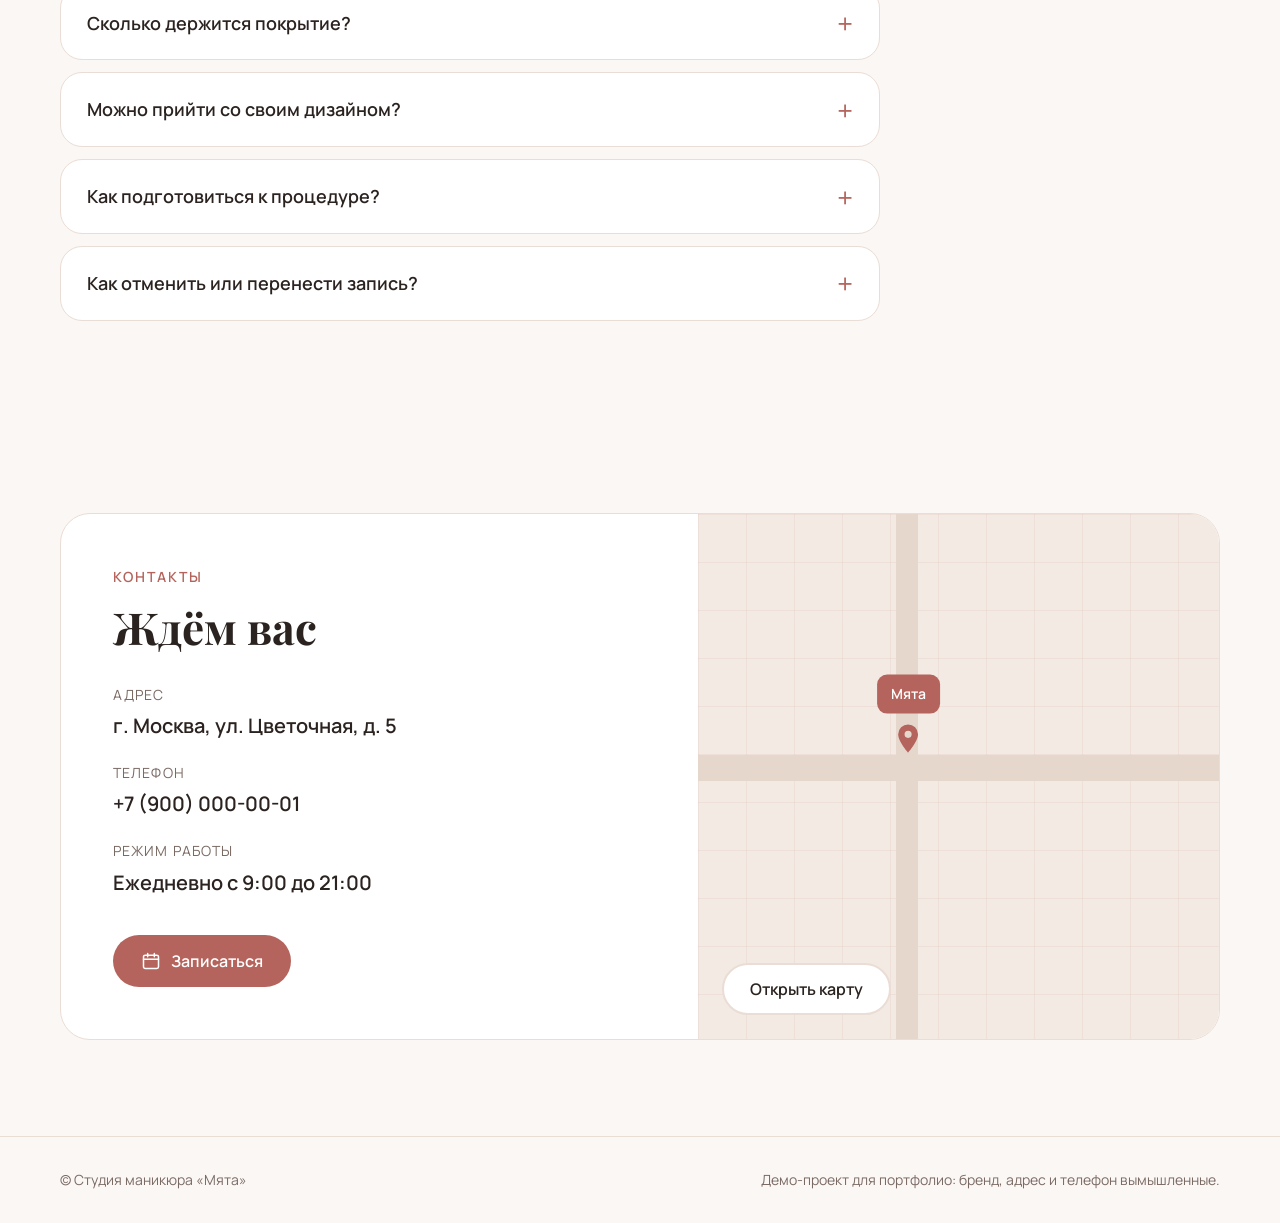
<file: nail-studio/index.html>
<!doctype html>
<html lang="ru">
<head>
  <meta charset="utf-8">
  <meta name="viewport" content="width=device-width, initial-scale=1">
  <title>Студия маникюра «Мята» — маникюр и педикюр с онлайн-записью</title>
  <meta name="description" content="Аппаратный маникюр, покрытие гель-лаком, наращивание и педикюр. Стерильные инструменты, большая палитра оттенков и запись онлайн за минуту.">
  <meta name="theme-color" content="#FBF7F4">
  <link rel="stylesheet" href="assets/style.css">
</head>
<body>

<header class="header">
  <div class="wrap">
    <a class="logo" href="#top" aria-label="Студия маникюра «Мята», на главную"><svg viewBox="0 0 24 24" fill="none" stroke="currentColor" stroke-width="1.8" stroke-linecap="round" stroke-linejoin="round" aria-hidden="true"><path d="M12 3l1.8 5.2L19 10l-5.2 1.8L12 17l-1.8-5.2L5 10l5.2-1.8z"/><path d="M19 15l.8 2.2L22 18l-2.2.8L19 21l-.8-2.2L16 18l2.2-.8z"/></svg><span>Мята</span></a>
    <nav class="nav" aria-label="Разделы"><a href="#services">Цены</a><a href="#booking">Запись</a><a href="#faq">Вопросы</a><a href="#contacts">Контакты</a></nav>
    <a class="btn btn-accent" href="#booking" aria-label="Записаться"><svg viewBox="0 0 24 24" fill="none" stroke="currentColor" stroke-width="1.8" stroke-linecap="round" stroke-linejoin="round" aria-hidden="true"><rect x="3" y="5" width="18" height="16" rx="2"/><path d="M3 10h18M8 3v4M16 3v4"/></svg><span>Записаться</span></a>
  </div>
</header>

<main id="top">

  <!-- Первый экран -->
  <section class="hero">
    <div class="wrap">
      <div>
        <p class="eyebrow">Студия маникюра у метро</p>
        <h1>Маникюр, который <em>держится</em> три недели</h1>
        <p class="lead">Аппаратный маникюр, покрытие гель-лаком, наращивание и педикюр. Стерильные инструменты, большая палитра оттенков и запись онлайн за минуту.</p>
        <div class="hero-actions">
          <a class="btn btn-accent" href="#booking"><svg viewBox="0 0 24 24" fill="none" stroke="currentColor" stroke-width="1.8" stroke-linecap="round" stroke-linejoin="round" aria-hidden="true"><rect x="3" y="5" width="18" height="16" rx="2"/><path d="M3 10h18M8 3v4M16 3v4"/></svg>Записаться</a>
          <a class="btn btn-ghost" href="#services">Услуги и цены</a>
        </div>
        <ul class="hero-facts"><li>Ежедневно 9:00–21:00</li><li>Стерилизация инструментов</li><li>Гарантия на покрытие 7 дней</li></ul>
      </div>
      <div class="emblem" aria-hidden="true">
        <div>
          <svg viewBox="0 0 120 120"><rect x="49" y="10" width="22" height="34" rx="4" fill="currentColor"/><rect x="44" y="44" width="32" height="9" rx="2" fill="currentColor" opacity=".7"/><rect x="30" y="53" width="60" height="58" rx="18" fill="none" stroke="currentColor" stroke-width="5"/><path d="M44 70c0-5 4-8 8-8" fill="none" stroke="currentColor" stroke-width="5" stroke-linecap="round"/></svg>
          <div class="name">Мята</div>
          <div class="sub">nail studio</div>
        </div>
      </div>
    </div>
  </section>

  <!-- Услуги и цены -->
  <section class="services" id="services">
    <div class="wrap">
      <div class="section-head">
        <p class="eyebrow">Прайс</p>
        <h2>Услуги и цены</h2>
        <p>Цена фиксированная и известна заранее. Снятие старого покрытия — по желанию.</p>
      </div>
      <div class="price-list">
        <article class="price">
          <div><h3>Маникюр без покрытия</h3><p class="time">45 минут</p></div>
          <p class="cost">900 ₽</p>
        </article>
        <article class="price">
          <div><h3>Маникюр + гель-лак</h3><p class="time">1,5 часа</p></div>
          <p class="cost">1 900 ₽</p>
        </article>
        <article class="price">
          <div><h3>Наращивание ногтей</h3><p class="time">2,5 часа</p></div>
          <p class="cost">2 900 ₽</p>
        </article>
        <article class="price">
          <div><h3>Педикюр + гель-лак</h3><p class="time">1 ч 40 мин</p></div>
          <p class="cost">2 400 ₽</p>
        </article>
        <article class="price">
          <div><h3>Дизайн одного ногтя</h3><p class="time">10 минут</p></div>
          <p class="cost">от 100 ₽</p>
        </article>
        <article class="price">
          <div><h3>Снятие покрытия</h3><p class="time">20 минут</p></div>
          <p class="cost">300 ₽</p>
        </article>
      </div>
      <p class="note">Оплата картой, наличными или по СБП.</p>
    </div>
  </section>

  <!-- Запись -->
  <section class="booking" id="booking">
    <div class="wrap">
      <div>
        <p class="eyebrow">Онлайн-запись</p>
        <h2>Запись онлайн за минуту</h2>
        <ol class="steps">
          <li><div><h3>Выберите услугу и мастера</h3><p>Все услуги, цены и длительность — в одном списке.</p></div></li>
          <li><div><h3>Выберите свободное время</h3><p>Показываем только реально свободные окна.</p></div></li>
          <li><div><h3>Получите напоминание</h3><p>Напомним о визите, перенести или отменить можно в один клик.</p></div></li>
        </ol>
        <a class="btn btn-accent" href="#contacts"><svg viewBox="0 0 24 24" fill="none" stroke="currentColor" stroke-width="1.8" stroke-linecap="round" stroke-linejoin="round" aria-hidden="true"><rect x="3" y="5" width="18" height="16" rx="2"/><path d="M3 10h18M8 3v4M16 3v4"/></svg>Записаться</a>
      </div>
      <div class="slots" aria-label="Пример свободных окон">
        <div class="slots-head"><b>Ближайшие свободные окна</b><span class="badge">онлайн</span></div>
          <div class="day"><div class="day-name">Сегодня</div><div class="chips"><span class="chip ">16:30</span><span class="chip busy">18:00</span><span class="chip ">19:30</span></div></div>
          <div class="day"><div class="day-name">Завтра</div><div class="chips"><span class="chip ">10:00</span><span class="chip picked">12:00</span><span class="chip busy">14:30</span><span class="chip ">17:00</span></div></div>
          <div class="day"><div class="day-name">Послезавтра</div><div class="chips"><span class="chip ">11:00</span><span class="chip ">13:30</span><span class="chip ">18:30</span></div></div>
        <div class="slots-foot"><svg viewBox="0 0 24 24" fill="none" stroke="currentColor" stroke-width="1.8" stroke-linecap="round" stroke-linejoin="round" aria-hidden="true"><path d="M6 8a6 6 0 0 1 12 0c0 7 3 9 3 9H3s3-2 3-9"/><path d="M10.3 21a1.94 1.94 0 0 0 3.4 0"/></svg><span>Напомним о записи заранее</span></div>
      </div>
    </div>
  </section>

  <!-- Преимущества -->
  <section class="why">
    <div class="wrap">
      <div class="section-head">
        <p class="eyebrow">Преимущества</p>
        <h2>Почему выбирают «Мяту»</h2>
      </div>
      <div class="cards">
        <article class="card">
          <svg viewBox="0 0 24 24" fill="none" stroke="currentColor" stroke-width="1.8" stroke-linecap="round" stroke-linejoin="round" aria-hidden="true"><path d="M12 3l8 3v6c0 4.5-3.4 8.4-8 9-4.6-.6-8-4.5-8-9V6z"/><path d="M8.5 12l2.5 2.5 4.5-5"/></svg>
          <h3>Стерильно</h3>
          <p>Инструменты проходят полный цикл стерилизации, крафт-пакет вскрываем при вас.</p>
        </article>
        <article class="card">
          <svg viewBox="0 0 24 24" fill="none" stroke="currentColor" stroke-width="1.8" stroke-linecap="round" stroke-linejoin="round" aria-hidden="true"><path d="M12 3l1.8 5.2L19 10l-5.2 1.8L12 17l-1.8-5.2L5 10l5.2-1.8z"/><path d="M19 15l.8 2.2L22 18l-2.2.8L19 21l-.8-2.2L16 18l2.2-.8z"/></svg>
          <h3>Покрытие держится</h3>
          <p>Гарантия 7 дней: если покрытие отслоилось, исправим бесплатно.</p>
        </article>
        <article class="card">
          <svg viewBox="0 0 24 24" fill="none" stroke="currentColor" stroke-width="1.8" stroke-linecap="round" stroke-linejoin="round" aria-hidden="true"><circle cx="12" cy="12" r="9"/><path d="M12 7v5l3 2"/></svg>
          <h3>Без спешки</h3>
          <p>На каждую услугу заложено своё время, без «конвейера» и ожидания.</p>
        </article>
        <article class="card">
          <svg viewBox="0 0 24 24" fill="none" stroke="currentColor" stroke-width="1.8" stroke-linecap="round" stroke-linejoin="round" aria-hidden="true"><path d="M6 8a6 6 0 0 1 12 0c0 7 3 9 3 9H3s3-2 3-9"/><path d="M10.3 21a1.94 1.94 0 0 0 3.4 0"/></svg>
          <h3>Не забудете</h3>
          <p>Пришлём напоминание о записи накануне визита.</p>
        </article>
      </div>
    </div>
  </section>

  <!-- Вопросы -->
  <section class="faq" id="faq">
    <div class="wrap">
      <div class="section-head">
        <p class="eyebrow">Вопросы</p>
        <h2>Частые вопросы</h2>
      </div>
      <div class="faq-list">
        <details>
          <summary>Сколько держится покрытие?</summary>
          <p>В среднем 3 недели. Если в первые 7 дней появился скол или отслойка — исправим бесплатно.</p>
        </details>
        <details>
          <summary>Можно прийти со своим дизайном?</summary>
          <p>Конечно. Пришлите фото при записи, мастер заранее оценит время и стоимость.</p>
        </details>
        <details>
          <summary>Как подготовиться к процедуре?</summary>
          <p>Ничего специального не нужно. Если на ногтях старое покрытие, выберите услугу со снятием.</p>
        </details>
        <details>
          <summary>Как отменить или перенести запись?</summary>
          <p>Сделать это можно онлайн или по телефону — лучше не позднее чем за 3 часа до визита.</p>
        </details>
      </div>
    </div>
  </section>

  <!-- Контакты -->
  <section class="contacts" id="contacts">
    <div class="wrap">
      <div class="box">
        <div class="info">
          <p class="eyebrow">Контакты</p>
          <h2>Ждём вас</h2>
          <dl>
            <div><dt>Адрес</dt><dd>г. Москва, ул. Цветочная, д. 5</dd></div>
            <div><dt>Телефон</dt><dd><a href="tel:+79000000001">+7 (900) 000-00-01</a></dd></div>
            <div><dt>Режим работы</dt><dd>Ежедневно с 9:00 до 21:00</dd></div>
          </dl>
          <a class="btn btn-accent" href="tel:+79000000001"><svg viewBox="0 0 24 24" fill="none" stroke="currentColor" stroke-width="1.8" stroke-linecap="round" stroke-linejoin="round" aria-hidden="true"><rect x="3" y="5" width="18" height="16" rx="2"/><path d="M3 10h18M8 3v4M16 3v4"/></svg>Записаться</a>
        </div>
        <div class="map" role="img" aria-label="Схема проезда: г. Москва, ул. Цветочная, д. 5">
          <div class="road r1"></div>
          <div class="road r2"></div>
          <div class="pin"><span>Мята</span><svg viewBox="0 0 24 24" fill="currentColor" aria-hidden="true"><path d="M12 2a7 7 0 0 0-7 7c0 5.25 7 13 7 13s7-7.75 7-13a7 7 0 0 0-7-7zm0 9.5A2.5 2.5 0 1 1 12 6.5a2.5 2.5 0 0 1 0 5z"/></svg></div>
          <a class="btn btn-ghost open" href="https://yandex.ru/maps/?text=%D0%9C%D0%BE%D1%81%D0%BA%D0%B2%D0%B0" target="_blank" rel="noopener">Открыть карту</a>
        </div>
      </div>
    </div>
  </section>

</main>

<footer class="footer">
  <div class="wrap">
    <p>© Студия маникюра «Мята»</p>
    <p>Демо-проект для портфолио: бренд, адрес и телефон вымышленные.</p>
  </div>
</footer>

</body>
</html>
</file>
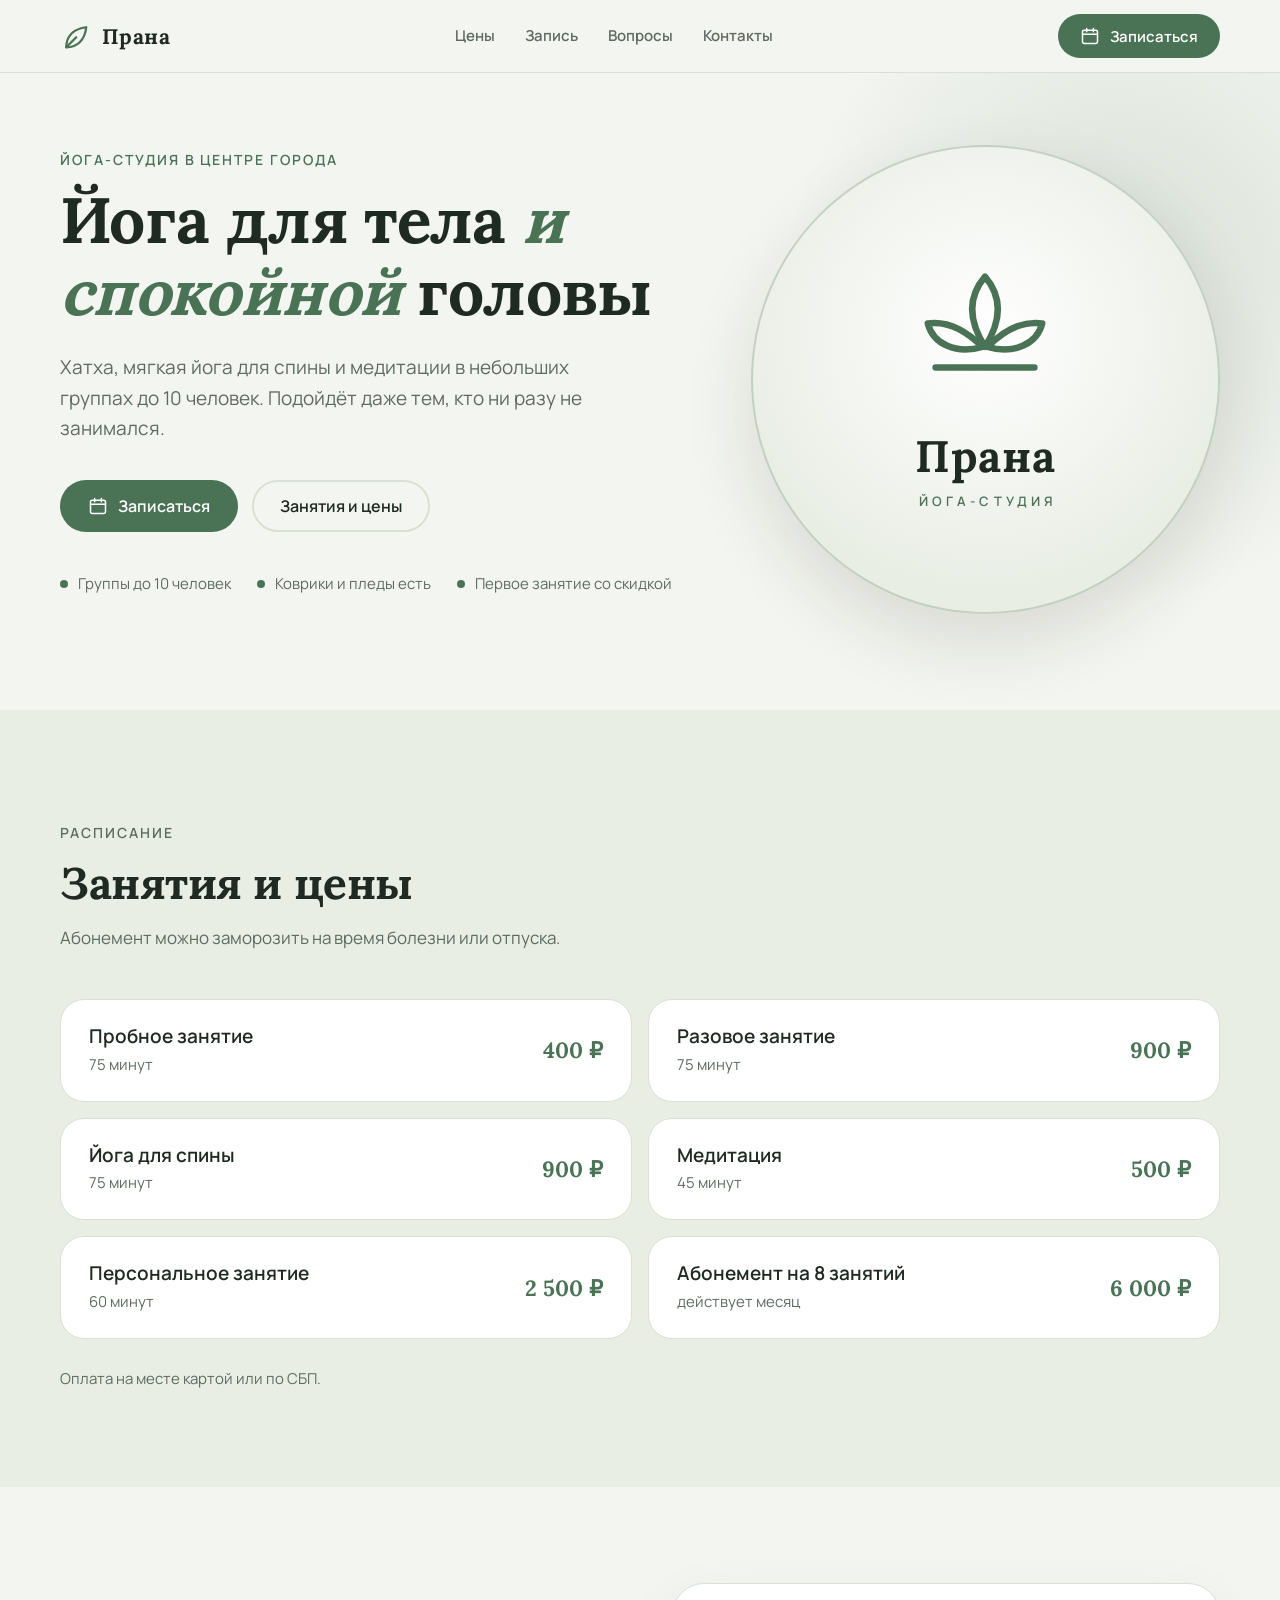
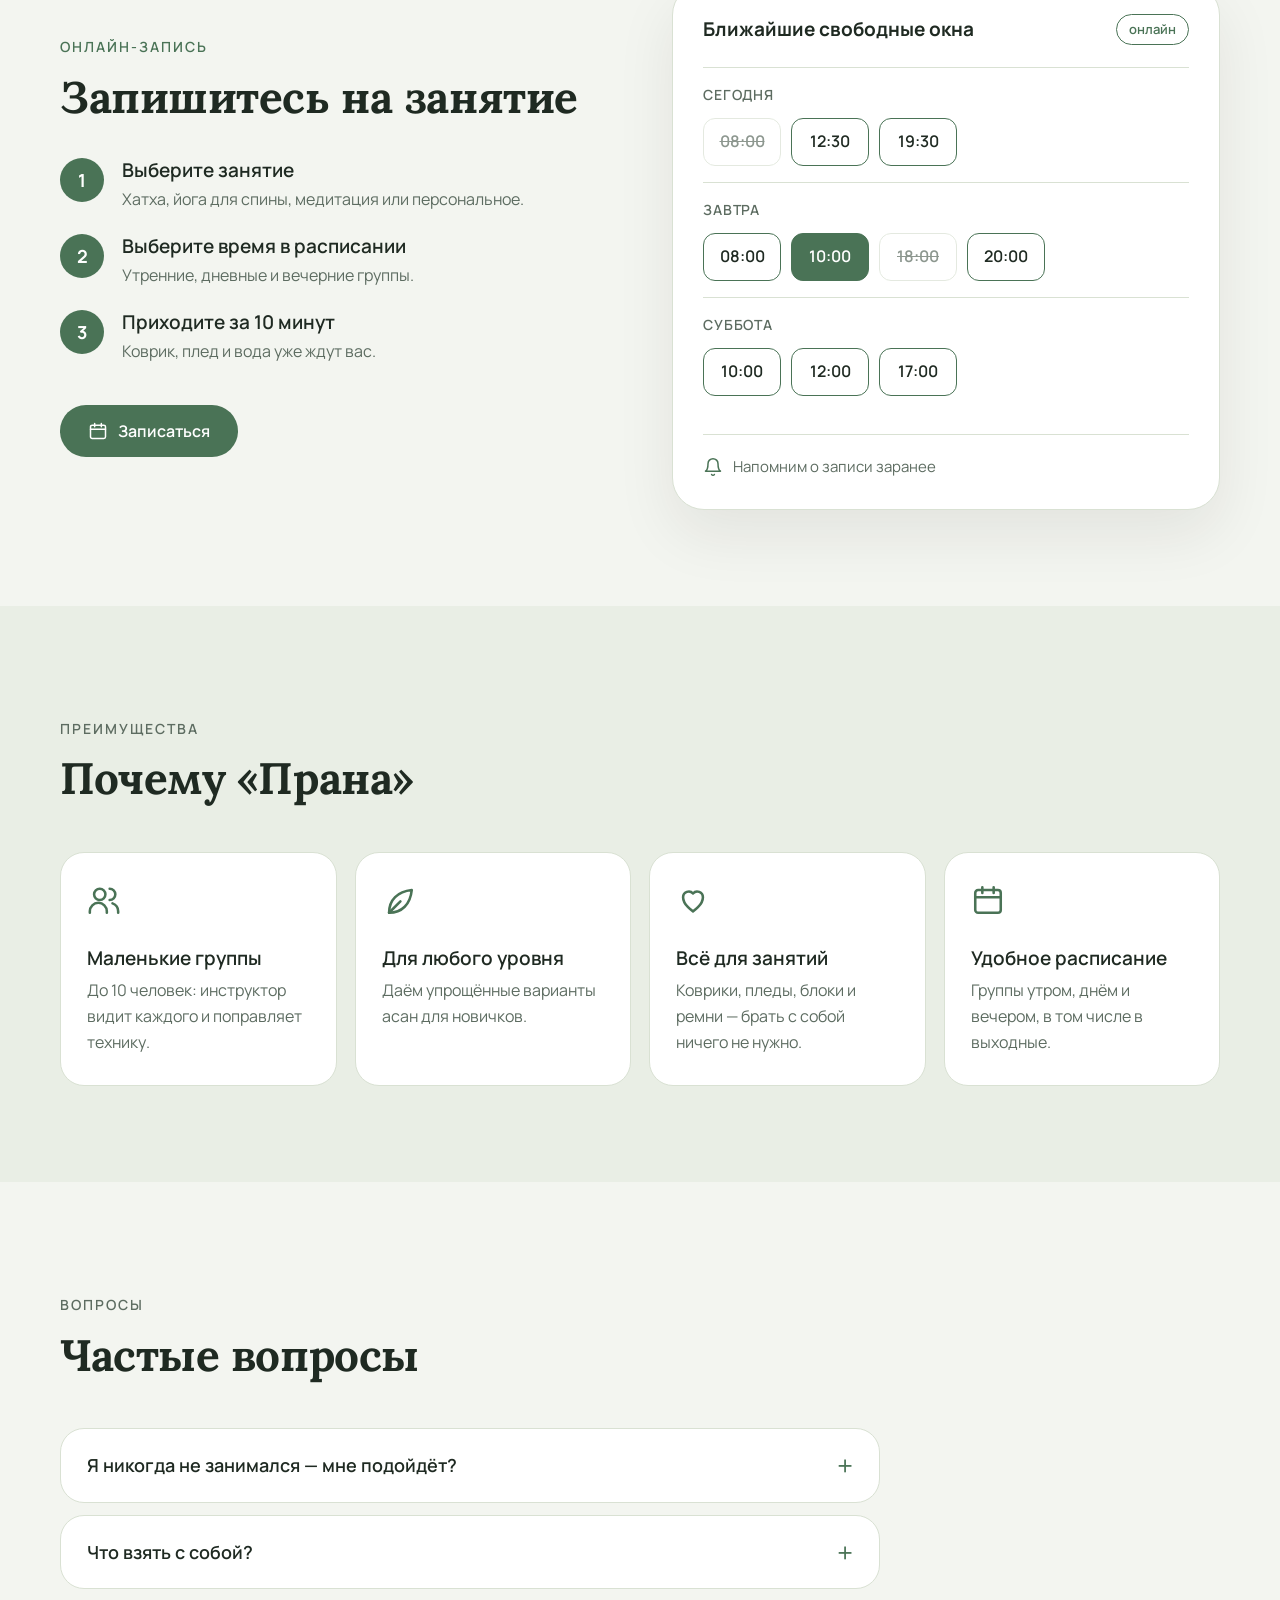
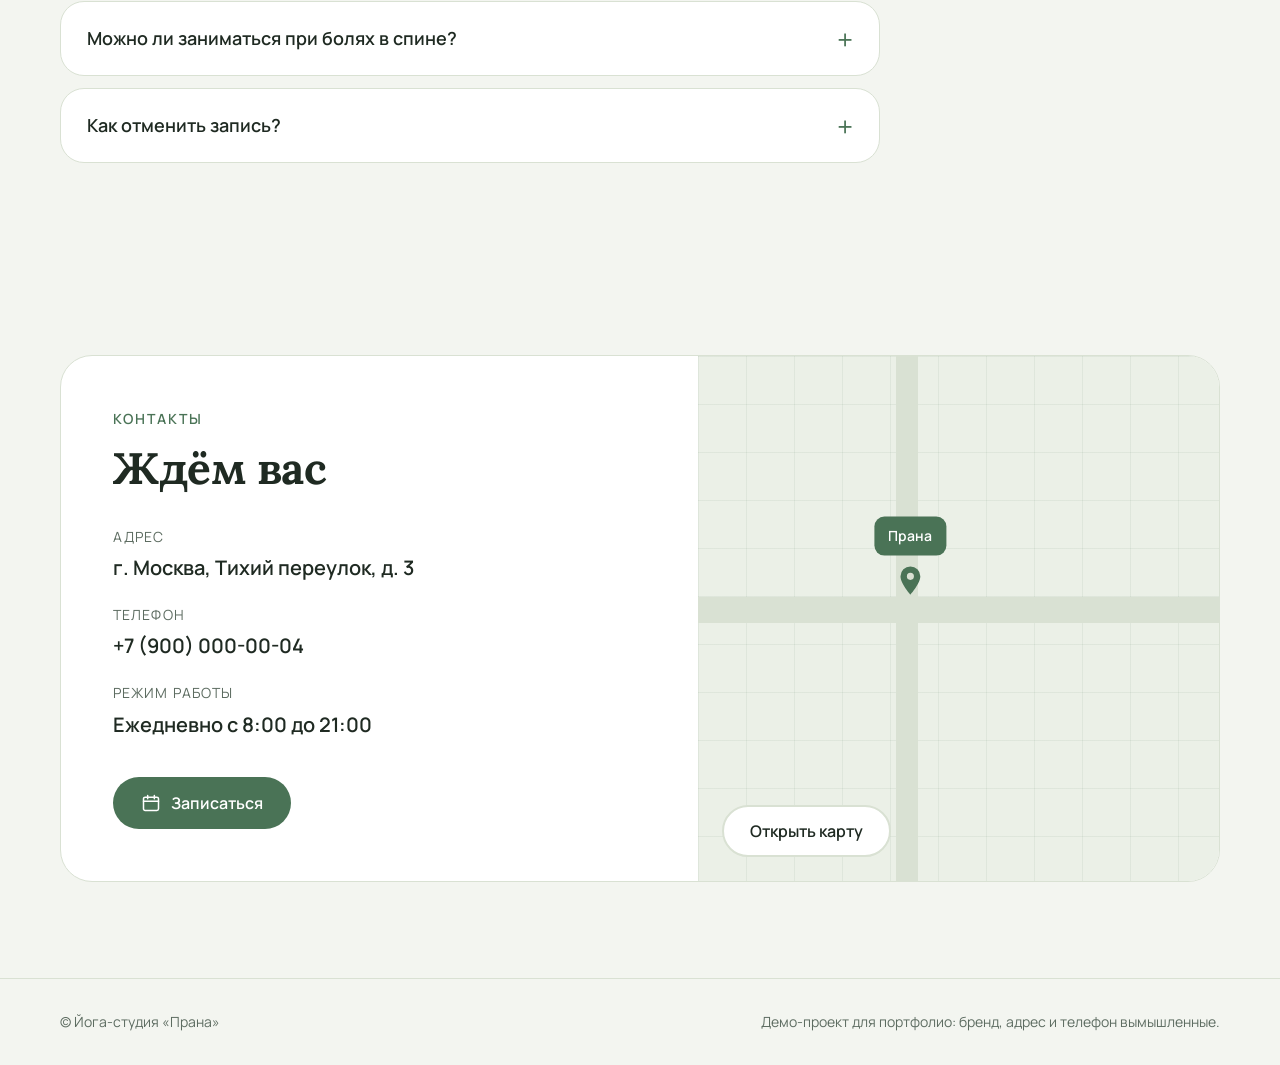
<file: yoga-studio/index.html>
<!doctype html>
<html lang="ru">
<head>
  <meta charset="utf-8">
  <meta name="viewport" content="width=device-width, initial-scale=1">
  <title>Йога-студия «Прана» — занятия в небольших группах с онлайн-записью</title>
  <meta name="description" content="Хатха, мягкая йога для спины и медитации в небольших группах до 10 человек. Подойдёт даже тем, кто ни разу не занимался.">
  <meta name="theme-color" content="#F3F5F0">
  <link rel="stylesheet" href="assets/style.css">
</head>
<body>

<header class="header">
  <div class="wrap">
    <a class="logo" href="#top" aria-label="Йога-студия «Прана», на главную"><svg viewBox="0 0 24 24" fill="none" stroke="currentColor" stroke-width="1.8" stroke-linecap="round" stroke-linejoin="round" aria-hidden="true"><path d="M5 21c0-9 6-15 16-16-1 10-7 16-16 16z"/><path d="M5 21l8-8"/></svg><span>Прана</span></a>
    <nav class="nav" aria-label="Разделы"><a href="#services">Цены</a><a href="#booking">Запись</a><a href="#faq">Вопросы</a><a href="#contacts">Контакты</a></nav>
    <a class="btn btn-accent" href="#booking" aria-label="Записаться"><svg viewBox="0 0 24 24" fill="none" stroke="currentColor" stroke-width="1.8" stroke-linecap="round" stroke-linejoin="round" aria-hidden="true"><rect x="3" y="5" width="18" height="16" rx="2"/><path d="M3 10h18M8 3v4M16 3v4"/></svg><span>Записаться</span></a>
  </div>
</header>

<main id="top">

  <!-- Первый экран -->
  <section class="hero">
    <div class="wrap">
      <div>
        <p class="eyebrow">Йога-студия в центре города</p>
        <h1>Йога для тела <em>и спокойной</em> головы</h1>
        <p class="lead">Хатха, мягкая йога для спины и медитации в небольших группах до 10 человек. Подойдёт даже тем, кто ни разу не занимался.</p>
        <div class="hero-actions">
          <a class="btn btn-accent" href="#booking"><svg viewBox="0 0 24 24" fill="none" stroke="currentColor" stroke-width="1.8" stroke-linecap="round" stroke-linejoin="round" aria-hidden="true"><rect x="3" y="5" width="18" height="16" rx="2"/><path d="M3 10h18M8 3v4M16 3v4"/></svg>Записаться</a>
          <a class="btn btn-ghost" href="#services">Занятия и цены</a>
        </div>
        <ul class="hero-facts"><li>Группы до 10 человек</li><li>Коврики и пледы есть</li><li>Первое занятие со скидкой</li></ul>
      </div>
      <div class="emblem" aria-hidden="true">
        <div>
          <svg viewBox="0 0 120 120"><path d="M60 22c12 14 14 32 0 54-14-22-12-40 0-54z" fill="none" stroke="currentColor" stroke-width="5" stroke-linejoin="round"/><path d="M58 76C44 62 30 56 16 58c4 16 22 24 42 18zM62 76c14-14 28-20 42-18-4 16-22 24-42 18z" fill="none" stroke="currentColor" stroke-width="5" stroke-linejoin="round"/><path d="M22 92h76" stroke="currentColor" stroke-width="5" stroke-linecap="round"/></svg>
          <div class="name">Прана</div>
          <div class="sub">йога-студия</div>
        </div>
      </div>
    </div>
  </section>

  <!-- Услуги и цены -->
  <section class="services" id="services">
    <div class="wrap">
      <div class="section-head">
        <p class="eyebrow">Расписание</p>
        <h2>Занятия и цены</h2>
        <p>Абонемент можно заморозить на время болезни или отпуска.</p>
      </div>
      <div class="price-list">
        <article class="price">
          <div><h3>Пробное занятие</h3><p class="time">75 минут</p></div>
          <p class="cost">400 ₽</p>
        </article>
        <article class="price">
          <div><h3>Разовое занятие</h3><p class="time">75 минут</p></div>
          <p class="cost">900 ₽</p>
        </article>
        <article class="price">
          <div><h3>Йога для спины</h3><p class="time">75 минут</p></div>
          <p class="cost">900 ₽</p>
        </article>
        <article class="price">
          <div><h3>Медитация</h3><p class="time">45 минут</p></div>
          <p class="cost">500 ₽</p>
        </article>
        <article class="price">
          <div><h3>Персональное занятие</h3><p class="time">60 минут</p></div>
          <p class="cost">2 500 ₽</p>
        </article>
        <article class="price">
          <div><h3>Абонемент на 8 занятий</h3><p class="time">действует месяц</p></div>
          <p class="cost">6 000 ₽</p>
        </article>
      </div>
      <p class="note">Оплата на месте картой или по СБП.</p>
    </div>
  </section>

  <!-- Запись -->
  <section class="booking" id="booking">
    <div class="wrap">
      <div>
        <p class="eyebrow">Онлайн-запись</p>
        <h2>Запишитесь на занятие</h2>
        <ol class="steps">
          <li><div><h3>Выберите занятие</h3><p>Хатха, йога для спины, медитация или персональное.</p></div></li>
          <li><div><h3>Выберите время в расписании</h3><p>Утренние, дневные и вечерние группы.</p></div></li>
          <li><div><h3>Приходите за 10 минут</h3><p>Коврик, плед и вода уже ждут вас.</p></div></li>
        </ol>
        <a class="btn btn-accent" href="#contacts"><svg viewBox="0 0 24 24" fill="none" stroke="currentColor" stroke-width="1.8" stroke-linecap="round" stroke-linejoin="round" aria-hidden="true"><rect x="3" y="5" width="18" height="16" rx="2"/><path d="M3 10h18M8 3v4M16 3v4"/></svg>Записаться</a>
      </div>
      <div class="slots" aria-label="Пример свободных окон">
        <div class="slots-head"><b>Ближайшие свободные окна</b><span class="badge">онлайн</span></div>
          <div class="day"><div class="day-name">Сегодня</div><div class="chips"><span class="chip busy">08:00</span><span class="chip ">12:30</span><span class="chip ">19:30</span></div></div>
          <div class="day"><div class="day-name">Завтра</div><div class="chips"><span class="chip ">08:00</span><span class="chip picked">10:00</span><span class="chip busy">18:00</span><span class="chip ">20:00</span></div></div>
          <div class="day"><div class="day-name">Суббота</div><div class="chips"><span class="chip ">10:00</span><span class="chip ">12:00</span><span class="chip ">17:00</span></div></div>
        <div class="slots-foot"><svg viewBox="0 0 24 24" fill="none" stroke="currentColor" stroke-width="1.8" stroke-linecap="round" stroke-linejoin="round" aria-hidden="true"><path d="M6 8a6 6 0 0 1 12 0c0 7 3 9 3 9H3s3-2 3-9"/><path d="M10.3 21a1.94 1.94 0 0 0 3.4 0"/></svg><span>Напомним о записи заранее</span></div>
      </div>
    </div>
  </section>

  <!-- Преимущества -->
  <section class="why">
    <div class="wrap">
      <div class="section-head">
        <p class="eyebrow">Преимущества</p>
        <h2>Почему «Прана»</h2>
      </div>
      <div class="cards">
        <article class="card">
          <svg viewBox="0 0 24 24" fill="none" stroke="currentColor" stroke-width="1.8" stroke-linecap="round" stroke-linejoin="round" aria-hidden="true"><circle cx="9" cy="8" r="4"/><path d="M2 21v-1a6 6 0 0 1 12 0v1"/><path d="M16 4a4 4 0 0 1 0 8M22 21v-1a6 6 0 0 0-4-5.6"/></svg>
          <h3>Маленькие группы</h3>
          <p>До 10 человек: инструктор видит каждого и поправляет технику.</p>
        </article>
        <article class="card">
          <svg viewBox="0 0 24 24" fill="none" stroke="currentColor" stroke-width="1.8" stroke-linecap="round" stroke-linejoin="round" aria-hidden="true"><path d="M5 21c0-9 6-15 16-16-1 10-7 16-16 16z"/><path d="M5 21l8-8"/></svg>
          <h3>Для любого уровня</h3>
          <p>Даём упрощённые варианты асан для новичков.</p>
        </article>
        <article class="card">
          <svg viewBox="0 0 24 24" fill="none" stroke="currentColor" stroke-width="1.8" stroke-linecap="round" stroke-linejoin="round" aria-hidden="true"><path d="M12 20s-7-4.4-7-10a4 4 0 0 1 7-2.6A4 4 0 0 1 19 10c0 5.6-7 10-7 10z"/></svg>
          <h3>Всё для занятий</h3>
          <p>Коврики, пледы, блоки и ремни — брать с собой ничего не нужно.</p>
        </article>
        <article class="card">
          <svg viewBox="0 0 24 24" fill="none" stroke="currentColor" stroke-width="1.8" stroke-linecap="round" stroke-linejoin="round" aria-hidden="true"><rect x="3" y="5" width="18" height="16" rx="2"/><path d="M3 10h18M8 3v4M16 3v4"/></svg>
          <h3>Удобное расписание</h3>
          <p>Группы утром, днём и вечером, в том числе в выходные.</p>
        </article>
      </div>
    </div>
  </section>

  <!-- Вопросы -->
  <section class="faq" id="faq">
    <div class="wrap">
      <div class="section-head">
        <p class="eyebrow">Вопросы</p>
        <h2>Частые вопросы</h2>
      </div>
      <div class="faq-list">
        <details>
          <summary>Я никогда не занимался — мне подойдёт?</summary>
          <p>Да. Начните с пробного занятия или «йоги для спины»: темп спокойный, всё объясняем.</p>
        </details>
        <details>
          <summary>Что взять с собой?</summary>
          <p>Удобную одежду и воду. Коврики и всё остальное есть в студии.</p>
        </details>
        <details>
          <summary>Можно ли заниматься при болях в спине?</summary>
          <p>Расскажите инструктору о самочувствии перед занятием. При серьёзных проблемах сначала посоветуйтесь с врачом.</p>
        </details>
        <details>
          <summary>Как отменить запись?</summary>
          <p>Онлайн или по телефону — лучше не позднее чем за 3 часа до начала.</p>
        </details>
      </div>
    </div>
  </section>

  <!-- Контакты -->
  <section class="contacts" id="contacts">
    <div class="wrap">
      <div class="box">
        <div class="info">
          <p class="eyebrow">Контакты</p>
          <h2>Ждём вас</h2>
          <dl>
            <div><dt>Адрес</dt><dd>г. Москва, Тихий переулок, д. 3</dd></div>
            <div><dt>Телефон</dt><dd><a href="tel:+79000000004">+7 (900) 000-00-04</a></dd></div>
            <div><dt>Режим работы</dt><dd>Ежедневно с 8:00 до 21:00</dd></div>
          </dl>
          <a class="btn btn-accent" href="tel:+79000000004"><svg viewBox="0 0 24 24" fill="none" stroke="currentColor" stroke-width="1.8" stroke-linecap="round" stroke-linejoin="round" aria-hidden="true"><rect x="3" y="5" width="18" height="16" rx="2"/><path d="M3 10h18M8 3v4M16 3v4"/></svg>Записаться</a>
        </div>
        <div class="map" role="img" aria-label="Схема проезда: г. Москва, Тихий переулок, д. 3">
          <div class="road r1"></div>
          <div class="road r2"></div>
          <div class="pin"><span>Прана</span><svg viewBox="0 0 24 24" fill="currentColor" aria-hidden="true"><path d="M12 2a7 7 0 0 0-7 7c0 5.25 7 13 7 13s7-7.75 7-13a7 7 0 0 0-7-7zm0 9.5A2.5 2.5 0 1 1 12 6.5a2.5 2.5 0 0 1 0 5z"/></svg></div>
          <a class="btn btn-ghost open" href="https://yandex.ru/maps/?text=%D0%9C%D0%BE%D1%81%D0%BA%D0%B2%D0%B0" target="_blank" rel="noopener">Открыть карту</a>
        </div>
      </div>
    </div>
  </section>

</main>

<footer class="footer">
  <div class="wrap">
    <p>© Йога-студия «Прана»</p>
    <p>Демо-проект для портфолио: бренд, адрес и телефон вымышленные.</p>
  </div>
</footer>

</body>
</html>
</file>
<file: auto-service/assets/style.css>
/* ===== Шрифты (лежат локально в assets/fonts) ===== */
@font-face { font-family: "Oswald"; font-weight: 600; font-display: swap;
  src: url("fonts/oswald-latin-600-normal.woff2") format("woff2"); }
@font-face { font-family: "Oswald"; font-weight: 600; font-display: swap;
  src: url("fonts/oswald-cyrillic-600-normal.woff2") format("woff2");
  unicode-range: U+0400-045F, U+0490-0491, U+04B0-04B1, U+2116; }
@font-face { font-family: "Oswald"; font-weight: 700; font-display: swap;
  src: url("fonts/oswald-latin-700-normal.woff2") format("woff2"); }
@font-face { font-family: "Oswald"; font-weight: 700; font-display: swap;
  src: url("fonts/oswald-cyrillic-700-normal.woff2") format("woff2");
  unicode-range: U+0400-045F, U+0490-0491, U+04B0-04B1, U+2116; }
@font-face { font-family: "Inter"; font-weight: 400; font-display: swap;
  src: url("fonts/inter-latin-400-normal.woff2") format("woff2"); }
@font-face { font-family: "Inter"; font-weight: 400; font-display: swap;
  src: url("fonts/inter-cyrillic-400-normal.woff2") format("woff2");
  unicode-range: U+0400-045F, U+0490-0491, U+04B0-04B1, U+2116; }
@font-face { font-family: "Inter"; font-weight: 600; font-display: swap;
  src: url("fonts/inter-latin-600-normal.woff2") format("woff2"); }
@font-face { font-family: "Inter"; font-weight: 600; font-display: swap;
  src: url("fonts/inter-cyrillic-600-normal.woff2") format("woff2");
  unicode-range: U+0400-045F, U+0490-0491, U+04B0-04B1, U+2116; }

/* ===== Цвета и базовые настройки ===== */
:root {
  --bg: #131518;
  --bg-2: #1A1D21;
  --card: #202429;
  --line: #2E333A;
  --text: #F1F3F5;
  --muted: #9AA3AE;
  --accent: #E5483A;
  --accent-hover: #F2604F;
  --on-accent: #FFFFFF;
  --font-display: "Oswald", system-ui, sans-serif;
  --font-body: "Inter", system-ui, sans-serif;
  --radius: 10px;
  --wrap: 1160px;
}

* { box-sizing: border-box; }
html { scroll-behavior: smooth; }
body {
  margin: 0;
  background: var(--bg);
  color: var(--text);
  font: 400 17px/1.6 var(--font-body);
  -webkit-font-smoothing: antialiased;
}
img { max-width: 100%; display: block; }
a { color: var(--accent); }
h1, h2, h3 { font-family: var(--font-display); font-weight: 700; line-height: 1.12; margin: 0;
  letter-spacing: 0.01em; text-transform: uppercase; }
p { margin: 0; }

.wrap { width: min(100% - 32px, var(--wrap)); margin-inline: auto; }
section { padding: 96px 0; scroll-margin-top: 72px; }
.section-head { max-width: 640px; margin-bottom: 48px; }
.eyebrow { color: var(--accent); font-weight: 600; font-size: 14px; letter-spacing: 0.14em; text-transform: uppercase; margin-bottom: 14px; }
h2 { font-size: clamp(30px, 4vw, 48px); }
.section-head p { color: var(--muted); margin-top: 16px; }

/* ===== Кнопки ===== */
.btn {
  display: inline-flex; align-items: center; justify-content: center; gap: 10px;
  min-height: 52px; padding: 0 26px; border-radius: 8px;
  font: 600 16px/1 var(--font-body); text-decoration: none; cursor: pointer;
  border: 2px solid transparent; transition: transform .15s ease, background .15s ease, color .15s ease;
}
.btn:hover { transform: translateY(-2px); }
.btn-accent { background: var(--accent); color: var(--on-accent); }
.btn-accent:hover { background: var(--accent-hover); }
.btn-ghost { border-color: var(--line); color: var(--text); }
.btn-ghost:hover { border-color: var(--accent); color: var(--accent); }
.btn svg { width: 20px; height: 20px; flex: none; }

/* ===== Шапка ===== */
.header {
  position: sticky; top: 0; z-index: 10;
  background: rgba(19, 21, 24, 0.9); backdrop-filter: blur(10px);
  border-bottom: 1px solid var(--line);
}
.header .wrap { display: flex; align-items: center; justify-content: space-between; gap: 24px; height: 72px; }
.logo { display: flex; align-items: center; gap: 12px; color: var(--text); text-decoration: none; }
.logo svg { width: 30px; height: 30px; color: var(--accent); }
.logo span { font: 700 21px/1 var(--font-display); letter-spacing: 0.06em; text-transform: uppercase; }
.nav { display: flex; gap: 30px; }
.nav a { color: var(--muted); text-decoration: none; font-weight: 600; font-size: 15px; }
.nav a:hover { color: var(--text); }
.header .btn { min-height: 44px; padding: 0 20px; font-size: 15px; }

/* ===== Первый экран ===== */
.hero { padding: 72px 0 96px; position: relative; overflow: hidden; }
.hero::before {
  content: ""; position: absolute; width: 760px; height: 760px; right: -220px; top: -180px;
  background: radial-gradient(circle, rgba(229, 72, 58, 0.16), transparent 62%);
  pointer-events: none;
}
.hero .wrap { display: grid; grid-template-columns: 1.15fr 0.85fr; gap: 56px; align-items: center; position: relative; }
.hero h1 { font-size: clamp(38px, 5.6vw, 70px); }
.hero h1 em { font-style: normal; color: var(--accent); }
.hero .lead { color: var(--muted); font-size: 19px; margin: 24px 0 36px; max-width: 540px; }
.hero-actions { display: flex; flex-wrap: wrap; gap: 14px; }
.hero-facts { display: flex; flex-wrap: wrap; gap: 10px 26px; margin-top: 40px; padding: 0; list-style: none; color: var(--muted); font-size: 15px; }
.hero-facts li { display: flex; align-items: center; gap: 10px; }
.hero-facts li::before { content: ""; width: 8px; height: 8px; border-radius: 50%; background: var(--accent); }

.emblem {
  aspect-ratio: 1; border-radius: 50%;
  border: 2px solid rgba(229, 72, 58, 0.3);
  background: radial-gradient(circle at 50% 40%, #23272C, #131518 70%);
  display: grid; place-items: center; text-align: center; padding: 16%;
  box-shadow: 0 40px 80px rgba(0, 0, 0, 0.35);
}
.emblem svg { width: 52%; height: auto; margin-inline: auto; color: var(--accent); }
.emblem .name { font: 700 clamp(28px, 3.6vw, 44px)/1.05 var(--font-display); letter-spacing: 0.06em; margin-top: 22px; text-transform: uppercase; }
.emblem .sub { color: var(--accent); font-weight: 600; letter-spacing: 0.32em; font-size: 13px; margin-top: 12px; padding-left: 0.32em; text-transform: uppercase; }

/* ===== Услуги ===== */
.services { background: var(--bg-2); }
.price-list { display: grid; grid-template-columns: repeat(2, minmax(0, 1fr)); gap: 16px; }
.price {
  display: flex; align-items: center; justify-content: space-between; gap: 20px;
  padding: 24px 28px; background: var(--card); border: 1px solid var(--line); border-radius: var(--radius);
}
.price h3 { font: 600 19px/1.3 var(--font-body); text-transform: none; letter-spacing: 0; }
.price .time { color: var(--muted); font-size: 15px; margin-top: 4px; }
.price .cost { font: 700 22px/1 var(--font-display); color: var(--accent); white-space: nowrap; }
.services .note { color: var(--muted); font-size: 15px; margin-top: 28px; }

/* ===== Как записаться ===== */
.booking .wrap { display: grid; grid-template-columns: 1fr 1fr; gap: 64px; align-items: center; }
.steps { list-style: none; padding: 0; margin: 36px 0 40px; display: grid; gap: 22px; counter-reset: step; }
.steps li { display: flex; gap: 18px; counter-increment: step; }
.steps li::before {
  content: counter(step); flex: none; width: 44px; height: 44px; border-radius: 50%;
  display: grid; place-items: center; background: var(--accent); color: var(--on-accent);
  font: 700 18px/1 var(--font-body);
}
.steps h3 { font: 600 19px/1.3 var(--font-body); margin-bottom: 4px; text-transform: none; letter-spacing: 0; }
.steps p { color: var(--muted); font-size: 16px; }

.slots {
  background: var(--card); border: 1px solid var(--line); border-radius: calc(var(--radius) + 8px);
  padding: 30px; box-shadow: 0 24px 60px rgba(0, 0, 0, 0.35);
}
.slots-head { display: flex; align-items: center; justify-content: space-between; gap: 12px; margin-bottom: 22px; }
.slots-head b { font-size: 19px; }
.badge { font-size: 13px; font-weight: 600; color: var(--accent); border: 1px solid var(--accent); border-radius: 999px; padding: 4px 12px; }
.day { padding: 16px 0; border-top: 1px solid var(--line); }
.day:first-of-type { border-top: 0; padding-top: 0; }
.day-name { color: var(--muted); font-size: 14px; font-weight: 600; letter-spacing: 0.06em; text-transform: uppercase; margin-bottom: 12px; }
.chips { display: flex; flex-wrap: wrap; gap: 10px; }
.chip {
  min-width: 78px; text-align: center; padding: 10px 14px; border-radius: 12px;
  border: 1.5px solid var(--accent); color: var(--text); font-weight: 600; font-size: 16px;
}
.chip.busy { border-color: var(--line); color: var(--muted); text-decoration: line-through; opacity: 0.7; }
.chip.picked { background: var(--accent); color: var(--on-accent); }
.slots-foot { margin-top: 22px; padding-top: 20px; border-top: 1px solid var(--line); color: var(--muted); font-size: 15px; display: flex; align-items: center; gap: 10px; }
.slots-foot svg { width: 20px; height: 20px; color: var(--accent); flex: none; }

/* ===== Преимущества ===== */
.why { background: var(--bg-2); }
.cards { display: grid; grid-template-columns: repeat(4, minmax(0, 1fr)); gap: 18px; }
.card { padding: 30px 26px; background: var(--card); border: 1px solid var(--line); border-radius: var(--radius); }
.card svg { width: 34px; height: 34px; color: var(--accent); margin-bottom: 22px; }
.card h3 { font: 600 19px/1.3 var(--font-body); margin-bottom: 8px; text-transform: none; letter-spacing: 0; }
.card p { color: var(--muted); font-size: 16px; }

/* ===== Вопросы ===== */
.faq-list { max-width: 820px; display: grid; gap: 12px; }
.faq-list details { background: var(--card); border: 1px solid var(--line); border-radius: var(--radius); padding: 0 26px; }
.faq-list summary {
  list-style: none; cursor: pointer; padding: 22px 36px 22px 0; position: relative;
  font-weight: 600; font-size: 18px;
}
.faq-list summary::-webkit-details-marker { display: none; }
.faq-list summary::after {
  content: "+"; position: absolute; right: 0; top: 50%; transform: translateY(-50%);
  font: 400 28px/1 var(--font-body); color: var(--accent); transition: transform .2s ease;
}
.faq-list details[open] summary::after { transform: translateY(-50%) rotate(45deg); }
.faq-list details p { color: var(--muted); padding-bottom: 22px; }

/* ===== Контакты ===== */
.contacts .box {
  display: grid; grid-template-columns: 1.1fr 0.9fr; gap: 0; overflow: hidden;
  background: var(--card); border: 1px solid var(--line); border-radius: calc(var(--radius) + 8px);
}
.contacts .info { padding: 52px; }
.contacts dl { margin: 32px 0 36px; display: grid; gap: 20px; }
.contacts dt { color: var(--muted); font-size: 14px; letter-spacing: 0.08em; text-transform: uppercase; }
.contacts dd { margin: 4px 0 0; font-size: 20px; font-weight: 600; }
.contacts dd a { color: var(--text); text-decoration: none; }
.contacts dd a:hover { color: var(--accent); }
.map {
  min-height: 360px; position: relative;
  background:
    linear-gradient(90deg, rgba(229, 72, 58, 0.06) 1px, transparent 1px) 0 0 / 48px 48px,
    linear-gradient(rgba(229, 72, 58, 0.06) 1px, transparent 1px) 0 0 / 48px 48px,
    #1B1E22;
}
.map .road { position: absolute; background: #2A2E34; }
.map .r1 { left: 0; right: 0; top: 46%; height: 26px; }
.map .r2 { top: 0; bottom: 0; left: 38%; width: 22px; }
.map .pin {
  position: absolute; left: 38%; top: 46%; transform: translate(-30%, -100%);
  display: flex; flex-direction: column; align-items: center; gap: 8px;
}
.map .pin span { background: var(--accent); color: var(--on-accent); font-weight: 600; font-size: 14px; padding: 8px 14px; border-radius: 10px; white-space: nowrap; }
.map .pin svg { width: 34px; height: 34px; color: var(--accent); }
.map .open { position: absolute; left: 24px; bottom: 24px; background: var(--card); }
.online {
  min-height: 360px; display: grid; place-items: center; text-align: center; padding: 40px;
  background: #1B1E22;
}
.online svg { width: 72px; height: 72px; color: var(--accent); margin: 0 auto 18px; }
.online b { display: block; font: 700 26px/1.2 var(--font-display); margin-bottom: 8px; }
.online span { color: var(--muted); }

/* ===== Подвал ===== */
.footer { border-top: 1px solid var(--line); padding: 32px 0; color: var(--muted); font-size: 14px; }
.footer .wrap { display: flex; flex-wrap: wrap; justify-content: space-between; gap: 12px; }

/* ===== Адаптив ===== */
@media (max-width: 1000px) {
  .cards { grid-template-columns: repeat(2, minmax(0, 1fr)); }
  .booking .wrap { grid-template-columns: 1fr; gap: 8px; }
  .slots { max-width: 560px; }
}
@media (max-width: 820px) {
  section { padding: 72px 0; }
  .nav { display: none; }
  .hero { padding: 40px 0 72px; }
  .hero .wrap { grid-template-columns: 1fr; gap: 48px; }
  .emblem { max-width: 320px; width: 100%; margin-inline: auto; order: -1; }
  .price-list { grid-template-columns: 1fr; }
  .contacts .box { grid-template-columns: 1fr; }
  .contacts .info { padding: 36px 26px; }
}
@media (max-width: 520px) {
  body { font-size: 16px; }
  .header .btn span { display: none; }
  .header .btn { width: 44px; padding: 0; }
  .hero-actions .btn { width: 100%; }
  .price { padding: 20px; }
  .price h3 { font-size: 17px; }
  .price .cost { font-size: 19px; }
  .cards { grid-template-columns: 1fr; }
  .slots { padding: 22px; }
  .chip { min-width: 70px; padding: 9px 10px; }
  .contacts .info .btn { width: 100%; }
}

.nowrap { white-space: nowrap; }
</file>
<file: english-tutor/assets/style.css>
/* ===== Шрифты (лежат локально в assets/fonts) ===== */
@font-face { font-family: "Manrope"; font-weight: 400; font-display: swap;
  src: url("fonts/manrope-latin-400-normal.woff2") format("woff2"); }
@font-face { font-family: "Manrope"; font-weight: 400; font-display: swap;
  src: url("fonts/manrope-cyrillic-400-normal.woff2") format("woff2");
  unicode-range: U+0400-045F, U+0490-0491, U+04B0-04B1, U+2116; }
@font-face { font-family: "Manrope"; font-weight: 600; font-display: swap;
  src: url("fonts/manrope-latin-600-normal.woff2") format("woff2"); }
@font-face { font-family: "Manrope"; font-weight: 600; font-display: swap;
  src: url("fonts/manrope-cyrillic-600-normal.woff2") format("woff2");
  unicode-range: U+0400-045F, U+0490-0491, U+04B0-04B1, U+2116; }
@font-face { font-family: "Manrope"; font-weight: 700; font-display: swap;
  src: url("fonts/manrope-latin-700-normal.woff2") format("woff2"); }
@font-face { font-family: "Manrope"; font-weight: 700; font-display: swap;
  src: url("fonts/manrope-cyrillic-700-normal.woff2") format("woff2");
  unicode-range: U+0400-045F, U+0490-0491, U+04B0-04B1, U+2116; }
@font-face { font-family: "Manrope"; font-weight: 800; font-display: swap;
  src: url("fonts/manrope-latin-800-normal.woff2") format("woff2"); }
@font-face { font-family: "Manrope"; font-weight: 800; font-display: swap;
  src: url("fonts/manrope-cyrillic-800-normal.woff2") format("woff2");
  unicode-range: U+0400-045F, U+0490-0491, U+04B0-04B1, U+2116; }

/* ===== Цвета и базовые настройки ===== */
:root {
  --bg: #F6F8FC;
  --bg-2: #ECF1FA;
  --card: #FFFFFF;
  --line: #DCE3F1;
  --text: #142037;
  --muted: #56637E;
  --accent: #2F5BEA;
  --accent-hover: #4470F5;
  --on-accent: #FFFFFF;
  --font-display: "Manrope", system-ui, sans-serif;
  --font-body: "Manrope", system-ui, sans-serif;
  --radius: 16px;
  --wrap: 1160px;
}

* { box-sizing: border-box; }
html { scroll-behavior: smooth; }
body {
  margin: 0;
  background: var(--bg);
  color: var(--text);
  font: 400 17px/1.6 var(--font-body);
  -webkit-font-smoothing: antialiased;
}
img { max-width: 100%; display: block; }
a { color: var(--accent); }
h1, h2, h3 { font-family: var(--font-display); font-weight: 800; line-height: 1.12; margin: 0;
  letter-spacing: -0.02em; text-transform: none; }
p { margin: 0; }

.wrap { width: min(100% - 32px, var(--wrap)); margin-inline: auto; }
section { padding: 96px 0; scroll-margin-top: 72px; }
.section-head { max-width: 640px; margin-bottom: 48px; }
.eyebrow { color: var(--accent); font-weight: 600; font-size: 14px; letter-spacing: 0.14em; text-transform: uppercase; margin-bottom: 14px; }
h2 { font-size: clamp(30px, 4vw, 44px); }
.section-head p { color: var(--muted); margin-top: 16px; }

/* ===== Кнопки ===== */
.btn {
  display: inline-flex; align-items: center; justify-content: center; gap: 10px;
  min-height: 52px; padding: 0 26px; border-radius: 12px;
  font: 600 16px/1 var(--font-body); text-decoration: none; cursor: pointer;
  border: 2px solid transparent; transition: transform .15s ease, background .15s ease, color .15s ease;
}
.btn:hover { transform: translateY(-2px); }
.btn-accent { background: var(--accent); color: var(--on-accent); }
.btn-accent:hover { background: var(--accent-hover); }
.btn-ghost { border-color: var(--line); color: var(--text); }
.btn-ghost:hover { border-color: var(--accent); color: var(--accent); }
.btn svg { width: 20px; height: 20px; flex: none; }

/* ===== Шапка ===== */
.header {
  position: sticky; top: 0; z-index: 10;
  background: rgba(246, 248, 252, 0.9); backdrop-filter: blur(10px);
  border-bottom: 1px solid var(--line);
}
.header .wrap { display: flex; align-items: center; justify-content: space-between; gap: 24px; height: 72px; }
.logo { display: flex; align-items: center; gap: 12px; color: var(--text); text-decoration: none; }
.logo svg { width: 30px; height: 30px; color: var(--accent); }
.logo span { font: 800 21px/1 var(--font-display); letter-spacing: -0.01em; text-transform: none; }
.nav { display: flex; gap: 30px; }
.nav a { color: var(--muted); text-decoration: none; font-weight: 600; font-size: 15px; }
.nav a:hover { color: var(--text); }
.header .btn { min-height: 44px; padding: 0 20px; font-size: 15px; }

/* ===== Первый экран ===== */
.hero { padding: 72px 0 96px; position: relative; overflow: hidden; }
.hero::before {
  content: ""; position: absolute; width: 760px; height: 760px; right: -220px; top: -180px;
  background: radial-gradient(circle, rgba(47, 91, 234, 0.14), transparent 62%);
  pointer-events: none;
}
.hero .wrap { display: grid; grid-template-columns: 1.15fr 0.85fr; gap: 56px; align-items: center; position: relative; }
.hero h1 { font-size: clamp(38px, 5.6vw, 64px); }
.hero h1 em { font-style: normal; color: var(--accent); }
.hero .lead { color: var(--muted); font-size: 19px; margin: 24px 0 36px; max-width: 540px; }
.hero-actions { display: flex; flex-wrap: wrap; gap: 14px; }
.hero-facts { display: flex; flex-wrap: wrap; gap: 10px 26px; margin-top: 40px; padding: 0; list-style: none; color: var(--muted); font-size: 15px; }
.hero-facts li { display: flex; align-items: center; gap: 10px; }
.hero-facts li::before { content: ""; width: 8px; height: 8px; border-radius: 50%; background: var(--accent); }

.emblem {
  aspect-ratio: 1; border-radius: 50%;
  border: 2px solid rgba(47, 91, 234, 0.22);
  background: radial-gradient(circle at 50% 40%, #FFFFFF, #ECF1FA 70%);
  display: grid; place-items: center; text-align: center; padding: 16%;
  box-shadow: 0 30px 70px rgba(40, 30, 20, 0.12);
}
.emblem svg { width: 52%; height: auto; margin-inline: auto; color: var(--accent); }
.emblem .name { font: 800 clamp(28px, 3.6vw, 44px)/1.05 var(--font-display); letter-spacing: -0.01em; margin-top: 22px; text-transform: none; }
.emblem .sub { color: var(--accent); font-weight: 600; letter-spacing: 0.32em; font-size: 13px; margin-top: 12px; padding-left: 0.32em; text-transform: uppercase; }

/* ===== Услуги ===== */
.services { background: var(--bg-2); }
.price-list { display: grid; grid-template-columns: repeat(2, minmax(0, 1fr)); gap: 16px; }
.price {
  display: flex; align-items: center; justify-content: space-between; gap: 20px;
  padding: 24px 28px; background: var(--card); border: 1px solid var(--line); border-radius: var(--radius);
}
.price h3 { font: 600 19px/1.3 var(--font-body); text-transform: none; letter-spacing: 0; }
.price .time { color: var(--muted); font-size: 15px; margin-top: 4px; }
.price .cost { font: 800 22px/1 var(--font-display); color: var(--accent); white-space: nowrap; }
.services .note { color: var(--muted); font-size: 15px; margin-top: 28px; }

/* ===== Как записаться ===== */
.booking .wrap { display: grid; grid-template-columns: 1fr 1fr; gap: 64px; align-items: center; }
.steps { list-style: none; padding: 0; margin: 36px 0 40px; display: grid; gap: 22px; counter-reset: step; }
.steps li { display: flex; gap: 18px; counter-increment: step; }
.steps li::before {
  content: counter(step); flex: none; width: 44px; height: 44px; border-radius: 50%;
  display: grid; place-items: center; background: var(--accent); color: var(--on-accent);
  font: 700 18px/1 var(--font-body);
}
.steps h3 { font: 600 19px/1.3 var(--font-body); margin-bottom: 4px; text-transform: none; letter-spacing: 0; }
.steps p { color: var(--muted); font-size: 16px; }

.slots {
  background: var(--card); border: 1px solid var(--line); border-radius: calc(var(--radius) + 8px);
  padding: 30px; box-shadow: 0 24px 60px rgba(40, 30, 20, 0.08);
}
.slots-head { display: flex; align-items: center; justify-content: space-between; gap: 12px; margin-bottom: 22px; }
.slots-head b { font-size: 19px; }
.badge { font-size: 13px; font-weight: 600; color: var(--accent); border: 1px solid var(--accent); border-radius: 999px; padding: 4px 12px; }
.day { padding: 16px 0; border-top: 1px solid var(--line); }
.day:first-of-type { border-top: 0; padding-top: 0; }
.day-name { color: var(--muted); font-size: 14px; font-weight: 600; letter-spacing: 0.06em; text-transform: uppercase; margin-bottom: 12px; }
.chips { display: flex; flex-wrap: wrap; gap: 10px; }
.chip {
  min-width: 78px; text-align: center; padding: 10px 14px; border-radius: 12px;
  border: 1.5px solid var(--accent); color: var(--text); font-weight: 600; font-size: 16px;
}
.chip.busy { border-color: var(--line); color: var(--muted); text-decoration: line-through; opacity: 0.7; }
.chip.picked { background: var(--accent); color: var(--on-accent); }
.slots-foot { margin-top: 22px; padding-top: 20px; border-top: 1px solid var(--line); color: var(--muted); font-size: 15px; display: flex; align-items: center; gap: 10px; }
.slots-foot svg { width: 20px; height: 20px; color: var(--accent); flex: none; }

/* ===== Преимущества ===== */
.why { background: var(--bg-2); }
.cards { display: grid; grid-template-columns: repeat(4, minmax(0, 1fr)); gap: 18px; }
.card { padding: 30px 26px; background: var(--card); border: 1px solid var(--line); border-radius: var(--radius); }
.card svg { width: 34px; height: 34px; color: var(--accent); margin-bottom: 22px; }
.card h3 { font: 600 19px/1.3 var(--font-body); margin-bottom: 8px; text-transform: none; letter-spacing: 0; }
.card p { color: var(--muted); font-size: 16px; }

/* ===== Вопросы ===== */
.faq-list { max-width: 820px; display: grid; gap: 12px; }
.faq-list details { background: var(--card); border: 1px solid var(--line); border-radius: var(--radius); padding: 0 26px; }
.faq-list summary {
  list-style: none; cursor: pointer; padding: 22px 36px 22px 0; position: relative;
  font-weight: 600; font-size: 18px;
}
.faq-list summary::-webkit-details-marker { display: none; }
.faq-list summary::after {
  content: "+"; position: absolute; right: 0; top: 50%; transform: translateY(-50%);
  font: 400 28px/1 var(--font-body); color: var(--accent); transition: transform .2s ease;
}
.faq-list details[open] summary::after { transform: translateY(-50%) rotate(45deg); }
.faq-list details p { color: var(--muted); padding-bottom: 22px; }

/* ===== Контакты ===== */
.contacts .box {
  display: grid; grid-template-columns: 1.1fr 0.9fr; gap: 0; overflow: hidden;
  background: var(--card); border: 1px solid var(--line); border-radius: calc(var(--radius) + 8px);
}
.contacts .info { padding: 52px; }
.contacts dl { margin: 32px 0 36px; display: grid; gap: 20px; }
.contacts dt { color: var(--muted); font-size: 14px; letter-spacing: 0.08em; text-transform: uppercase; }
.contacts dd { margin: 4px 0 0; font-size: 20px; font-weight: 600; }
.contacts dd a { color: var(--text); text-decoration: none; }
.contacts dd a:hover { color: var(--accent); }
.map {
  min-height: 360px; position: relative;
  background:
    linear-gradient(90deg, rgba(47, 91, 234, 0.07) 1px, transparent 1px) 0 0 / 48px 48px,
    linear-gradient(rgba(47, 91, 234, 0.07) 1px, transparent 1px) 0 0 / 48px 48px,
    #EEF2FB;
}
.map .road { position: absolute; background: #DCE3F1; }
.map .r1 { left: 0; right: 0; top: 46%; height: 26px; }
.map .r2 { top: 0; bottom: 0; left: 38%; width: 22px; }
.map .pin {
  position: absolute; left: 38%; top: 46%; transform: translate(-30%, -100%);
  display: flex; flex-direction: column; align-items: center; gap: 8px;
}
.map .pin span { background: var(--accent); color: var(--on-accent); font-weight: 600; font-size: 14px; padding: 8px 14px; border-radius: 10px; white-space: nowrap; }
.map .pin svg { width: 34px; height: 34px; color: var(--accent); }
.map .open { position: absolute; left: 24px; bottom: 24px; background: var(--card); }
.online {
  min-height: 360px; display: grid; place-items: center; text-align: center; padding: 40px;
  background: #EEF2FB;
}
.online svg { width: 72px; height: 72px; color: var(--accent); margin: 0 auto 18px; }
.online b { display: block; font: 800 26px/1.2 var(--font-display); margin-bottom: 8px; }
.online span { color: var(--muted); }

/* ===== Подвал ===== */
.footer { border-top: 1px solid var(--line); padding: 32px 0; color: var(--muted); font-size: 14px; }
.footer .wrap { display: flex; flex-wrap: wrap; justify-content: space-between; gap: 12px; }

/* ===== Адаптив ===== */
@media (max-width: 1000px) {
  .cards { grid-template-columns: repeat(2, minmax(0, 1fr)); }
  .booking .wrap { grid-template-columns: 1fr; gap: 8px; }
  .slots { max-width: 560px; }
}
@media (max-width: 820px) {
  section { padding: 72px 0; }
  .nav { display: none; }
  .hero { padding: 40px 0 72px; }
  .hero .wrap { grid-template-columns: 1fr; gap: 48px; }
  .emblem { max-width: 320px; width: 100%; margin-inline: auto; order: -1; }
  .price-list { grid-template-columns: 1fr; }
  .contacts .box { grid-template-columns: 1fr; }
  .contacts .info { padding: 36px 26px; }
}
@media (max-width: 520px) {
  body { font-size: 16px; }
  .header .btn span { display: none; }
  .header .btn { width: 44px; padding: 0; }
  .hero-actions .btn { width: 100%; }
  .price { padding: 20px; }
  .price h3 { font-size: 17px; }
  .price .cost { font-size: 19px; }
  .cards { grid-template-columns: 1fr; }
  .slots { padding: 22px; }
  .chip { min-width: 70px; padding: 9px 10px; }
  .contacts .info .btn { width: 100%; }
}

.nowrap { white-space: nowrap; }
</file>
<file: lezvie/assets/style.css>
/* ===== Шрифты (лежат локально в assets/fonts) ===== */
@font-face { font-family: "Unbounded"; font-weight: 700; font-display: swap;
  src: url("fonts/unbounded-latin-700-normal.woff2") format("woff2"); }
@font-face { font-family: "Unbounded"; font-weight: 700; font-display: swap;
  src: url("fonts/unbounded-cyrillic-700-normal.woff2") format("woff2");
  unicode-range: U+0400-045F, U+0490-0491, U+04B0-04B1, U+2116; }
@font-face { font-family: "Inter"; font-weight: 400; font-display: swap;
  src: url("fonts/inter-latin-400-normal.woff2") format("woff2"); }
@font-face { font-family: "Inter"; font-weight: 400; font-display: swap;
  src: url("fonts/inter-cyrillic-400-normal.woff2") format("woff2");
  unicode-range: U+0400-045F, U+0490-0491, U+04B0-04B1, U+2116; }
@font-face { font-family: "Inter"; font-weight: 600; font-display: swap;
  src: url("fonts/inter-latin-600-normal.woff2") format("woff2"); }
@font-face { font-family: "Inter"; font-weight: 600; font-display: swap;
  src: url("fonts/inter-cyrillic-600-normal.woff2") format("woff2");
  unicode-range: U+0400-045F, U+0490-0491, U+04B0-04B1, U+2116; }

/* ===== Цвета и базовые настройки ===== */
:root {
  --bg: #1B1A17;
  --bg-2: #24221E;
  --card: #2B2924;
  --line: #3A372F;
  --text: #F4EADB;
  --muted: #B5AC9C;
  --gold: #E9C27A;
  --gold-dark: #B8904F;
  --radius: 18px;
  --wrap: 1160px;
}

* { box-sizing: border-box; }
html { scroll-behavior: smooth; }
body {
  margin: 0;
  background: var(--bg);
  color: var(--text);
  font: 400 17px/1.6 "Inter", system-ui, sans-serif;
  -webkit-font-smoothing: antialiased;
}
img { max-width: 100%; display: block; }
a { color: var(--gold); }
h1, h2, h3 { font-family: "Unbounded", system-ui, sans-serif; font-weight: 700; line-height: 1.12; margin: 0; letter-spacing: -0.01em; }
p { margin: 0; }

.wrap { width: min(100% - 32px, var(--wrap)); margin-inline: auto; }
section { padding: 96px 0; scroll-margin-top: 72px; }
.section-head { max-width: 640px; margin-bottom: 48px; }
.eyebrow { color: var(--gold); font-weight: 600; font-size: 14px; letter-spacing: 0.14em; text-transform: uppercase; margin-bottom: 14px; }
h2 { font-size: clamp(28px, 4vw, 42px); }
.section-head p { color: var(--muted); margin-top: 16px; }

/* ===== Кнопки ===== */
.btn {
  display: inline-flex; align-items: center; justify-content: center; gap: 10px;
  min-height: 52px; padding: 0 26px; border-radius: 999px;
  font: 600 16px/1 "Inter", sans-serif; text-decoration: none; cursor: pointer;
  border: 2px solid transparent; transition: transform .15s ease, background .15s ease, color .15s ease;
}
.btn:hover { transform: translateY(-2px); }
.btn-gold { background: var(--gold); color: #1B1A17; }
.btn-gold:hover { background: #F2D18F; }
.btn-ghost { border-color: var(--line); color: var(--text); }
.btn-ghost:hover { border-color: var(--gold); color: var(--gold); }
.btn svg { width: 20px; height: 20px; flex: none; }

/* ===== Шапка ===== */
.header {
  position: sticky; top: 0; z-index: 10;
  background: rgba(27, 26, 23, 0.88); backdrop-filter: blur(10px);
  border-bottom: 1px solid var(--line);
}
.header .wrap { display: flex; align-items: center; justify-content: space-between; gap: 24px; height: 72px; }
.logo { display: flex; align-items: center; gap: 12px; color: var(--text); text-decoration: none; }
.logo svg { width: 46px; height: 18px; }
.logo span { font: 700 20px/1 "Unbounded", sans-serif; letter-spacing: 0.04em; }
.nav { display: flex; gap: 30px; }
.nav a { color: var(--muted); text-decoration: none; font-weight: 600; font-size: 15px; }
.nav a:hover { color: var(--text); }
.header .btn { min-height: 44px; padding: 0 20px; font-size: 15px; }

/* ===== Первый экран ===== */
.hero { padding: 72px 0 96px; position: relative; overflow: hidden; }
.hero::before {
  content: ""; position: absolute; width: 760px; height: 760px; right: -220px; top: -180px;
  background: radial-gradient(circle, rgba(233, 194, 122, 0.14), transparent 62%);
  pointer-events: none;
}
.hero .wrap { display: grid; grid-template-columns: 1.15fr 0.85fr; gap: 56px; align-items: center; position: relative; }
.hero h1 { font-size: clamp(36px, 5.6vw, 66px); }
.hero h1 em { font-style: normal; color: var(--gold); }
.hero .lead { color: var(--muted); font-size: 19px; margin: 24px 0 36px; max-width: 540px; }
.hero-actions { display: flex; flex-wrap: wrap; gap: 14px; }
.hero-facts { display: flex; flex-wrap: wrap; gap: 10px 26px; margin-top: 40px; padding: 0; list-style: none; color: var(--muted); font-size: 15px; }
.hero-facts li { display: flex; align-items: center; gap: 10px; }
.hero-facts li::before { content: ""; width: 8px; height: 8px; border-radius: 50%; background: var(--gold); }

.emblem {
  aspect-ratio: 1; border-radius: 50%;
  border: 2px solid rgba(233, 194, 122, 0.25);
  background: radial-gradient(circle at 50% 40%, #2C2924, var(--bg) 68%);
  display: grid; place-items: center; text-align: center; padding: 14%;
  box-shadow: 0 40px 80px rgba(0, 0, 0, 0.35);
}
.emblem svg { width: 100%; height: auto; transform: rotate(-14deg); }
.emblem .name { font: 700 clamp(28px, 4vw, 48px)/1 "Unbounded", sans-serif; letter-spacing: 0.05em; margin-top: 18px; }
.emblem .sub { color: var(--gold); font-weight: 600; letter-spacing: 0.4em; font-size: 13px; margin-top: 12px; padding-left: 0.4em; }

/* ===== Услуги ===== */
.services { background: var(--bg-2); }
.price-list { display: grid; grid-template-columns: repeat(2, minmax(0, 1fr)); gap: 16px; }
.price {
  display: flex; align-items: center; justify-content: space-between; gap: 20px;
  padding: 24px 28px; background: var(--card); border: 1px solid var(--line); border-radius: var(--radius);
}
.price h3 { font: 600 19px/1.3 "Inter", sans-serif; }
.price .time { color: var(--muted); font-size: 15px; margin-top: 4px; }
.price .cost { font: 700 22px/1 "Unbounded", sans-serif; color: var(--gold); white-space: nowrap; }
.services .note { color: var(--muted); font-size: 15px; margin-top: 28px; }

/* ===== Как записаться ===== */
.booking { overflow: hidden; }
.booking .wrap { display: grid; grid-template-columns: 1fr 1fr; gap: 64px; align-items: center; }
.steps { list-style: none; padding: 0; margin: 36px 0 40px; display: grid; gap: 22px; counter-reset: step; }
.steps li { display: flex; gap: 18px; counter-increment: step; }
.steps li::before {
  content: counter(step); flex: none; width: 44px; height: 44px; border-radius: 50%;
  display: grid; place-items: center; background: var(--gold); color: #1B1A17;
  font: 700 18px/1 "Unbounded", sans-serif;
}
.steps h3 { font: 600 19px/1.3 "Inter", sans-serif; margin-bottom: 4px; }
.steps p { color: var(--muted); font-size: 16px; }
.phones { position: relative; height: 620px; }
.phone {
  position: absolute; width: 270px; height: 520px; border-radius: 36px; overflow: hidden;
  border: 9px solid #34312A; background: #34312A; box-shadow: 0 30px 60px rgba(0, 0, 0, 0.45);
}
.phone img { width: 100%; height: 100%; object-fit: cover; object-position: top; }
.phone:nth-child(1) { left: 4%; top: 60px; transform: rotate(-4deg); }
.phone:nth-child(2) { right: 4%; top: 20px; transform: rotate(3deg); }

/* ===== Преимущества ===== */
.why { background: var(--bg-2); }
.cards { display: grid; grid-template-columns: repeat(4, minmax(0, 1fr)); gap: 18px; }
.card { padding: 30px 26px; background: var(--card); border: 1px solid var(--line); border-radius: var(--radius); }
.card svg { width: 34px; height: 34px; color: var(--gold); margin-bottom: 22px; }
.card h3 { font: 600 19px/1.3 "Inter", sans-serif; margin-bottom: 8px; }
.card p { color: var(--muted); font-size: 16px; }

/* ===== Вопросы ===== */
.faq-list { max-width: 820px; display: grid; gap: 12px; }
.faq-list details { background: var(--card); border: 1px solid var(--line); border-radius: var(--radius); padding: 0 26px; }
.faq-list summary {
  list-style: none; cursor: pointer; padding: 22px 36px 22px 0; position: relative;
  font-weight: 600; font-size: 18px;
}
.faq-list summary::-webkit-details-marker { display: none; }
.faq-list summary::after {
  content: "+"; position: absolute; right: 0; top: 50%; transform: translateY(-50%);
  font: 400 28px/1 "Inter", sans-serif; color: var(--gold); transition: transform .2s ease;
}
.faq-list details[open] summary::after { transform: translateY(-50%) rotate(45deg); }
.faq-list details p { color: var(--muted); padding-bottom: 22px; }

/* ===== Контакты ===== */
.contacts .box {
  display: grid; grid-template-columns: 1.1fr 0.9fr; gap: 0; overflow: hidden;
  background: var(--card); border: 1px solid var(--line); border-radius: 26px;
}
.contacts .info { padding: 52px; }
.contacts dl { margin: 32px 0 36px; display: grid; gap: 20px; }
.contacts dt { color: var(--muted); font-size: 14px; letter-spacing: 0.08em; text-transform: uppercase; }
.contacts dd { margin: 4px 0 0; font-size: 20px; font-weight: 600; }
.contacts dd a { color: var(--text); text-decoration: none; }
.contacts dd a:hover { color: var(--gold); }
.map {
  min-height: 360px; position: relative;
  background:
    linear-gradient(90deg, rgba(233, 194, 122, 0.06) 1px, transparent 1px) 0 0 / 48px 48px,
    linear-gradient(rgba(233, 194, 122, 0.06) 1px, transparent 1px) 0 0 / 48px 48px,
    #22201C;
}
.map .road { position: absolute; background: #2F2C26; }
.map .r1 { left: 0; right: 0; top: 46%; height: 26px; }
.map .r2 { top: 0; bottom: 0; left: 38%; width: 22px; }
.map .pin {
  position: absolute; left: 38%; top: 46%; transform: translate(-30%, -100%);
  display: flex; flex-direction: column; align-items: center; gap: 8px;
}
.map .pin span { background: var(--gold); color: #1B1A17; font-weight: 600; font-size: 14px; padding: 8px 14px; border-radius: 10px; white-space: nowrap; }
.map .pin svg { width: 34px; height: 34px; color: var(--gold); }
.map .open { position: absolute; left: 24px; bottom: 24px; }

/* ===== Подвал ===== */
.footer { border-top: 1px solid var(--line); padding: 32px 0; color: var(--muted); font-size: 14px; }
.footer .wrap { display: flex; flex-wrap: wrap; justify-content: space-between; gap: 12px; }

/* ===== Адаптив ===== */
@media (max-width: 1000px) {
  .cards { grid-template-columns: repeat(2, minmax(0, 1fr)); }
  .booking .wrap { grid-template-columns: 1fr; gap: 24px; }
  .phones { height: 560px; max-width: 560px; width: 100%; margin-inline: auto; }
}
@media (max-width: 820px) {
  section { padding: 72px 0; }
  .nav { display: none; }
  .hero { padding: 40px 0 72px; }
  .hero .wrap { grid-template-columns: 1fr; gap: 48px; }
  .emblem { max-width: 340px; width: 100%; margin-inline: auto; order: -1; }
  .price-list { grid-template-columns: 1fr; }
  .contacts .box { grid-template-columns: 1fr; }
  .contacts .info { padding: 36px 26px; }
}
@media (max-width: 520px) {
  body { font-size: 16px; }
  .header .btn span { display: none; }
  .header .btn { width: 44px; padding: 0; }
  .hero-actions .btn { width: 100%; }
  .price { padding: 20px; }
  .price h3 { font-size: 17px; }
  .price .cost { font-size: 19px; }
  .cards { grid-template-columns: 1fr; }
  .phones { height: 430px; }
  .phone { width: 172px; height: 360px; border-width: 6px; border-radius: 24px; }
  .phone:nth-child(1) { left: 2%; top: 50px; }
  .phone:nth-child(2) { right: 2%; top: 14px; }
  .contacts .info .btn { width: 100%; }
}
</file>
<file: nail-studio/assets/style.css>
/* ===== Шрифты (лежат локально в assets/fonts) ===== */
@font-face { font-family: "Playfair Display"; font-weight: 700; font-display: swap;
  src: url("fonts/playfair-display-latin-700-normal.woff2") format("woff2"); }
@font-face { font-family: "Playfair Display"; font-weight: 700; font-display: swap;
  src: url("fonts/playfair-display-cyrillic-700-normal.woff2") format("woff2");
  unicode-range: U+0400-045F, U+0490-0491, U+04B0-04B1, U+2116; }
@font-face { font-family: "Manrope"; font-weight: 400; font-display: swap;
  src: url("fonts/manrope-latin-400-normal.woff2") format("woff2"); }
@font-face { font-family: "Manrope"; font-weight: 400; font-display: swap;
  src: url("fonts/manrope-cyrillic-400-normal.woff2") format("woff2");
  unicode-range: U+0400-045F, U+0490-0491, U+04B0-04B1, U+2116; }
@font-face { font-family: "Manrope"; font-weight: 600; font-display: swap;
  src: url("fonts/manrope-latin-600-normal.woff2") format("woff2"); }
@font-face { font-family: "Manrope"; font-weight: 600; font-display: swap;
  src: url("fonts/manrope-cyrillic-600-normal.woff2") format("woff2");
  unicode-range: U+0400-045F, U+0490-0491, U+04B0-04B1, U+2116; }
@font-face { font-family: "Manrope"; font-weight: 700; font-display: swap;
  src: url("fonts/manrope-latin-700-normal.woff2") format("woff2"); }
@font-face { font-family: "Manrope"; font-weight: 700; font-display: swap;
  src: url("fonts/manrope-cyrillic-700-normal.woff2") format("woff2");
  unicode-range: U+0400-045F, U+0490-0491, U+04B0-04B1, U+2116; }

/* ===== Цвета и базовые настройки ===== */
:root {
  --bg: #FBF7F4;
  --bg-2: #F4ECE6;
  --card: #FFFFFF;
  --line: #EADDD5;
  --text: #2B2320;
  --muted: #7A6A64;
  --accent: #B4645C;
  --accent-hover: #C47870;
  --on-accent: #FFFFFF;
  --font-display: "Playfair Display", Georgia, serif;
  --font-body: "Manrope", system-ui, sans-serif;
  --radius: 22px;
  --wrap: 1160px;
}

* { box-sizing: border-box; }
html { scroll-behavior: smooth; }
body {
  margin: 0;
  background: var(--bg);
  color: var(--text);
  font: 400 17px/1.6 var(--font-body);
  -webkit-font-smoothing: antialiased;
}
img { max-width: 100%; display: block; }
a { color: var(--accent); }
h1, h2, h3 { font-family: var(--font-display); font-weight: 700; line-height: 1.12; margin: 0;
  letter-spacing: 0; text-transform: none; }
p { margin: 0; }

.wrap { width: min(100% - 32px, var(--wrap)); margin-inline: auto; }
section { padding: 96px 0; scroll-margin-top: 72px; }
.section-head { max-width: 640px; margin-bottom: 48px; }
.eyebrow { color: var(--accent); font-weight: 600; font-size: 14px; letter-spacing: 0.14em; text-transform: uppercase; margin-bottom: 14px; }
h2 { font-size: clamp(30px, 4vw, 44px); }
.section-head p { color: var(--muted); margin-top: 16px; }

/* ===== Кнопки ===== */
.btn {
  display: inline-flex; align-items: center; justify-content: center; gap: 10px;
  min-height: 52px; padding: 0 26px; border-radius: 999px;
  font: 600 16px/1 var(--font-body); text-decoration: none; cursor: pointer;
  border: 2px solid transparent; transition: transform .15s ease, background .15s ease, color .15s ease;
}
.btn:hover { transform: translateY(-2px); }
.btn-accent { background: var(--accent); color: var(--on-accent); }
.btn-accent:hover { background: var(--accent-hover); }
.btn-ghost { border-color: var(--line); color: var(--text); }
.btn-ghost:hover { border-color: var(--accent); color: var(--accent); }
.btn svg { width: 20px; height: 20px; flex: none; }

/* ===== Шапка ===== */
.header {
  position: sticky; top: 0; z-index: 10;
  background: rgba(251, 247, 244, 0.9); backdrop-filter: blur(10px);
  border-bottom: 1px solid var(--line);
}
.header .wrap { display: flex; align-items: center; justify-content: space-between; gap: 24px; height: 72px; }
.logo { display: flex; align-items: center; gap: 12px; color: var(--text); text-decoration: none; }
.logo svg { width: 30px; height: 30px; color: var(--accent); }
.logo span { font: 700 21px/1 var(--font-display); letter-spacing: 0.02em; text-transform: none; }
.nav { display: flex; gap: 30px; }
.nav a { color: var(--muted); text-decoration: none; font-weight: 600; font-size: 15px; }
.nav a:hover { color: var(--text); }
.header .btn { min-height: 44px; padding: 0 20px; font-size: 15px; }

/* ===== Первый экран ===== */
.hero { padding: 72px 0 96px; position: relative; overflow: hidden; }
.hero::before {
  content: ""; position: absolute; width: 760px; height: 760px; right: -220px; top: -180px;
  background: radial-gradient(circle, rgba(180, 100, 92, 0.16), transparent 62%);
  pointer-events: none;
}
.hero .wrap { display: grid; grid-template-columns: 1.15fr 0.85fr; gap: 56px; align-items: center; position: relative; }
.hero h1 { font-size: clamp(38px, 5.6vw, 66px); }
.hero h1 em { font-style: italic; color: var(--accent); }
.hero .lead { color: var(--muted); font-size: 19px; margin: 24px 0 36px; max-width: 540px; }
.hero-actions { display: flex; flex-wrap: wrap; gap: 14px; }
.hero-facts { display: flex; flex-wrap: wrap; gap: 10px 26px; margin-top: 40px; padding: 0; list-style: none; color: var(--muted); font-size: 15px; }
.hero-facts li { display: flex; align-items: center; gap: 10px; }
.hero-facts li::before { content: ""; width: 8px; height: 8px; border-radius: 50%; background: var(--accent); }

.emblem {
  aspect-ratio: 1; border-radius: 50%;
  border: 2px solid rgba(180, 100, 92, 0.25);
  background: radial-gradient(circle at 50% 40%, #FFFFFF, #F4ECE6 70%);
  display: grid; place-items: center; text-align: center; padding: 16%;
  box-shadow: 0 30px 70px rgba(40, 30, 20, 0.12);
}
.emblem svg { width: 52%; height: auto; margin-inline: auto; color: var(--accent); }
.emblem .name { font: 700 clamp(28px, 3.6vw, 44px)/1.05 var(--font-display); letter-spacing: 0.02em; margin-top: 22px; text-transform: none; }
.emblem .sub { color: var(--accent); font-weight: 600; letter-spacing: 0.32em; font-size: 13px; margin-top: 12px; padding-left: 0.32em; text-transform: uppercase; }

/* ===== Услуги ===== */
.services { background: var(--bg-2); }
.price-list { display: grid; grid-template-columns: repeat(2, minmax(0, 1fr)); gap: 16px; }
.price {
  display: flex; align-items: center; justify-content: space-between; gap: 20px;
  padding: 24px 28px; background: var(--card); border: 1px solid var(--line); border-radius: var(--radius);
}
.price h3 { font: 600 19px/1.3 var(--font-body); text-transform: none; letter-spacing: 0; }
.price .time { color: var(--muted); font-size: 15px; margin-top: 4px; }
.price .cost { font: 700 22px/1 var(--font-display); color: var(--accent); white-space: nowrap; }
.services .note { color: var(--muted); font-size: 15px; margin-top: 28px; }

/* ===== Как записаться ===== */
.booking .wrap { display: grid; grid-template-columns: 1fr 1fr; gap: 64px; align-items: center; }
.steps { list-style: none; padding: 0; margin: 36px 0 40px; display: grid; gap: 22px; counter-reset: step; }
.steps li { display: flex; gap: 18px; counter-increment: step; }
.steps li::before {
  content: counter(step); flex: none; width: 44px; height: 44px; border-radius: 50%;
  display: grid; place-items: center; background: var(--accent); color: var(--on-accent);
  font: 700 18px/1 var(--font-body);
}
.steps h3 { font: 600 19px/1.3 var(--font-body); margin-bottom: 4px; text-transform: none; letter-spacing: 0; }
.steps p { color: var(--muted); font-size: 16px; }

.slots {
  background: var(--card); border: 1px solid var(--line); border-radius: calc(var(--radius) + 8px);
  padding: 30px; box-shadow: 0 24px 60px rgba(40, 30, 20, 0.08);
}
.slots-head { display: flex; align-items: center; justify-content: space-between; gap: 12px; margin-bottom: 22px; }
.slots-head b { font-size: 19px; }
.badge { font-size: 13px; font-weight: 600; color: var(--accent); border: 1px solid var(--accent); border-radius: 999px; padding: 4px 12px; }
.day { padding: 16px 0; border-top: 1px solid var(--line); }
.day:first-of-type { border-top: 0; padding-top: 0; }
.day-name { color: var(--muted); font-size: 14px; font-weight: 600; letter-spacing: 0.06em; text-transform: uppercase; margin-bottom: 12px; }
.chips { display: flex; flex-wrap: wrap; gap: 10px; }
.chip {
  min-width: 78px; text-align: center; padding: 10px 14px; border-radius: 12px;
  border: 1.5px solid var(--accent); color: var(--text); font-weight: 600; font-size: 16px;
}
.chip.busy { border-color: var(--line); color: var(--muted); text-decoration: line-through; opacity: 0.7; }
.chip.picked { background: var(--accent); color: var(--on-accent); }
.slots-foot { margin-top: 22px; padding-top: 20px; border-top: 1px solid var(--line); color: var(--muted); font-size: 15px; display: flex; align-items: center; gap: 10px; }
.slots-foot svg { width: 20px; height: 20px; color: var(--accent); flex: none; }

/* ===== Преимущества ===== */
.why { background: var(--bg-2); }
.cards { display: grid; grid-template-columns: repeat(4, minmax(0, 1fr)); gap: 18px; }
.card { padding: 30px 26px; background: var(--card); border: 1px solid var(--line); border-radius: var(--radius); }
.card svg { width: 34px; height: 34px; color: var(--accent); margin-bottom: 22px; }
.card h3 { font: 600 19px/1.3 var(--font-body); margin-bottom: 8px; text-transform: none; letter-spacing: 0; }
.card p { color: var(--muted); font-size: 16px; }

/* ===== Вопросы ===== */
.faq-list { max-width: 820px; display: grid; gap: 12px; }
.faq-list details { background: var(--card); border: 1px solid var(--line); border-radius: var(--radius); padding: 0 26px; }
.faq-list summary {
  list-style: none; cursor: pointer; padding: 22px 36px 22px 0; position: relative;
  font-weight: 600; font-size: 18px;
}
.faq-list summary::-webkit-details-marker { display: none; }
.faq-list summary::after {
  content: "+"; position: absolute; right: 0; top: 50%; transform: translateY(-50%);
  font: 400 28px/1 var(--font-body); color: var(--accent); transition: transform .2s ease;
}
.faq-list details[open] summary::after { transform: translateY(-50%) rotate(45deg); }
.faq-list details p { color: var(--muted); padding-bottom: 22px; }

/* ===== Контакты ===== */
.contacts .box {
  display: grid; grid-template-columns: 1.1fr 0.9fr; gap: 0; overflow: hidden;
  background: var(--card); border: 1px solid var(--line); border-radius: calc(var(--radius) + 8px);
}
.contacts .info { padding: 52px; }
.contacts dl { margin: 32px 0 36px; display: grid; gap: 20px; }
.contacts dt { color: var(--muted); font-size: 14px; letter-spacing: 0.08em; text-transform: uppercase; }
.contacts dd { margin: 4px 0 0; font-size: 20px; font-weight: 600; }
.contacts dd a { color: var(--text); text-decoration: none; }
.contacts dd a:hover { color: var(--accent); }
.map {
  min-height: 360px; position: relative;
  background:
    linear-gradient(90deg, rgba(180, 100, 92, 0.08) 1px, transparent 1px) 0 0 / 48px 48px,
    linear-gradient(rgba(180, 100, 92, 0.08) 1px, transparent 1px) 0 0 / 48px 48px,
    #F3EAE4;
}
.map .road { position: absolute; background: #E6D7CD; }
.map .r1 { left: 0; right: 0; top: 46%; height: 26px; }
.map .r2 { top: 0; bottom: 0; left: 38%; width: 22px; }
.map .pin {
  position: absolute; left: 38%; top: 46%; transform: translate(-30%, -100%);
  display: flex; flex-direction: column; align-items: center; gap: 8px;
}
.map .pin span { background: var(--accent); color: var(--on-accent); font-weight: 600; font-size: 14px; padding: 8px 14px; border-radius: 10px; white-space: nowrap; }
.map .pin svg { width: 34px; height: 34px; color: var(--accent); }
.map .open { position: absolute; left: 24px; bottom: 24px; background: var(--card); }
.online {
  min-height: 360px; display: grid; place-items: center; text-align: center; padding: 40px;
  background: #F3EAE4;
}
.online svg { width: 72px; height: 72px; color: var(--accent); margin: 0 auto 18px; }
.online b { display: block; font: 700 26px/1.2 var(--font-display); margin-bottom: 8px; }
.online span { color: var(--muted); }

/* ===== Подвал ===== */
.footer { border-top: 1px solid var(--line); padding: 32px 0; color: var(--muted); font-size: 14px; }
.footer .wrap { display: flex; flex-wrap: wrap; justify-content: space-between; gap: 12px; }

/* ===== Адаптив ===== */
@media (max-width: 1000px) {
  .cards { grid-template-columns: repeat(2, minmax(0, 1fr)); }
  .booking .wrap { grid-template-columns: 1fr; gap: 8px; }
  .slots { max-width: 560px; }
}
@media (max-width: 820px) {
  section { padding: 72px 0; }
  .nav { display: none; }
  .hero { padding: 40px 0 72px; }
  .hero .wrap { grid-template-columns: 1fr; gap: 48px; }
  .emblem { max-width: 320px; width: 100%; margin-inline: auto; order: -1; }
  .price-list { grid-template-columns: 1fr; }
  .contacts .box { grid-template-columns: 1fr; }
  .contacts .info { padding: 36px 26px; }
}
@media (max-width: 520px) {
  body { font-size: 16px; }
  .header .btn span { display: none; }
  .header .btn { width: 44px; padding: 0; }
  .hero-actions .btn { width: 100%; }
  .price { padding: 20px; }
  .price h3 { font-size: 17px; }
  .price .cost { font-size: 19px; }
  .cards { grid-template-columns: 1fr; }
  .slots { padding: 22px; }
  .chip { min-width: 70px; padding: 9px 10px; }
  .contacts .info .btn { width: 100%; }
}

.nowrap { white-space: nowrap; }
</file>
<file: yoga-studio/assets/style.css>
/* ===== Шрифты (лежат локально в assets/fonts) ===== */
@font-face { font-family: "Lora"; font-weight: 600; font-display: swap;
  src: url("fonts/lora-latin-600-normal.woff2") format("woff2"); }
@font-face { font-family: "Lora"; font-weight: 600; font-display: swap;
  src: url("fonts/lora-cyrillic-600-normal.woff2") format("woff2");
  unicode-range: U+0400-045F, U+0490-0491, U+04B0-04B1, U+2116; }
@font-face { font-family: "Lora"; font-weight: 700; font-display: swap;
  src: url("fonts/lora-latin-700-normal.woff2") format("woff2"); }
@font-face { font-family: "Lora"; font-weight: 700; font-display: swap;
  src: url("fonts/lora-cyrillic-700-normal.woff2") format("woff2");
  unicode-range: U+0400-045F, U+0490-0491, U+04B0-04B1, U+2116; }
@font-face { font-family: "Manrope"; font-weight: 400; font-display: swap;
  src: url("fonts/manrope-latin-400-normal.woff2") format("woff2"); }
@font-face { font-family: "Manrope"; font-weight: 400; font-display: swap;
  src: url("fonts/manrope-cyrillic-400-normal.woff2") format("woff2");
  unicode-range: U+0400-045F, U+0490-0491, U+04B0-04B1, U+2116; }
@font-face { font-family: "Manrope"; font-weight: 600; font-display: swap;
  src: url("fonts/manrope-latin-600-normal.woff2") format("woff2"); }
@font-face { font-family: "Manrope"; font-weight: 600; font-display: swap;
  src: url("fonts/manrope-cyrillic-600-normal.woff2") format("woff2");
  unicode-range: U+0400-045F, U+0490-0491, U+04B0-04B1, U+2116; }
@font-face { font-family: "Manrope"; font-weight: 700; font-display: swap;
  src: url("fonts/manrope-latin-700-normal.woff2") format("woff2"); }
@font-face { font-family: "Manrope"; font-weight: 700; font-display: swap;
  src: url("fonts/manrope-cyrillic-700-normal.woff2") format("woff2");
  unicode-range: U+0400-045F, U+0490-0491, U+04B0-04B1, U+2116; }

/* ===== Цвета и базовые настройки ===== */
:root {
  --bg: #F3F5F0;
  --bg-2: #E9EEE5;
  --card: #FFFFFF;
  --line: #D9E1D3;
  --text: #1F2A22;
  --muted: #5D6C61;
  --accent: #4A7356;
  --accent-hover: #5A8667;
  --on-accent: #FFFFFF;
  --font-display: "Lora", Georgia, serif;
  --font-body: "Manrope", system-ui, sans-serif;
  --radius: 24px;
  --wrap: 1160px;
}

* { box-sizing: border-box; }
html { scroll-behavior: smooth; }
body {
  margin: 0;
  background: var(--bg);
  color: var(--text);
  font: 400 17px/1.6 var(--font-body);
  -webkit-font-smoothing: antialiased;
}
img { max-width: 100%; display: block; }
a { color: var(--accent); }
h1, h2, h3 { font-family: var(--font-display); font-weight: 700; line-height: 1.12; margin: 0;
  letter-spacing: -0.01em; text-transform: none; }
p { margin: 0; }

.wrap { width: min(100% - 32px, var(--wrap)); margin-inline: auto; }
section { padding: 96px 0; scroll-margin-top: 72px; }
.section-head { max-width: 640px; margin-bottom: 48px; }
.eyebrow { color: var(--accent); font-weight: 600; font-size: 14px; letter-spacing: 0.14em; text-transform: uppercase; margin-bottom: 14px; }
h2 { font-size: clamp(30px, 4vw, 44px); }
.section-head p { color: var(--muted); margin-top: 16px; }

/* ===== Кнопки ===== */
.btn {
  display: inline-flex; align-items: center; justify-content: center; gap: 10px;
  min-height: 52px; padding: 0 26px; border-radius: 999px;
  font: 600 16px/1 var(--font-body); text-decoration: none; cursor: pointer;
  border: 2px solid transparent; transition: transform .15s ease, background .15s ease, color .15s ease;
}
.btn:hover { transform: translateY(-2px); }
.btn-accent { background: var(--accent); color: var(--on-accent); }
.btn-accent:hover { background: var(--accent-hover); }
.btn-ghost { border-color: var(--line); color: var(--text); }
.btn-ghost:hover { border-color: var(--accent); color: var(--accent); }
.btn svg { width: 20px; height: 20px; flex: none; }

/* ===== Шапка ===== */
.header {
  position: sticky; top: 0; z-index: 10;
  background: rgba(243, 245, 240, 0.9); backdrop-filter: blur(10px);
  border-bottom: 1px solid var(--line);
}
.header .wrap { display: flex; align-items: center; justify-content: space-between; gap: 24px; height: 72px; }
.logo { display: flex; align-items: center; gap: 12px; color: var(--text); text-decoration: none; }
.logo svg { width: 30px; height: 30px; color: var(--accent); }
.logo span { font: 700 21px/1 var(--font-display); letter-spacing: 0.02em; text-transform: none; }
.nav { display: flex; gap: 30px; }
.nav a { color: var(--muted); text-decoration: none; font-weight: 600; font-size: 15px; }
.nav a:hover { color: var(--text); }
.header .btn { min-height: 44px; padding: 0 20px; font-size: 15px; }

/* ===== Первый экран ===== */
.hero { padding: 72px 0 96px; position: relative; overflow: hidden; }
.hero::before {
  content: ""; position: absolute; width: 760px; height: 760px; right: -220px; top: -180px;
  background: radial-gradient(circle, rgba(74, 115, 86, 0.16), transparent 62%);
  pointer-events: none;
}
.hero .wrap { display: grid; grid-template-columns: 1.15fr 0.85fr; gap: 56px; align-items: center; position: relative; }
.hero h1 { font-size: clamp(38px, 5.6vw, 64px); }
.hero h1 em { font-style: italic; color: var(--accent); }
.hero .lead { color: var(--muted); font-size: 19px; margin: 24px 0 36px; max-width: 540px; }
.hero-actions { display: flex; flex-wrap: wrap; gap: 14px; }
.hero-facts { display: flex; flex-wrap: wrap; gap: 10px 26px; margin-top: 40px; padding: 0; list-style: none; color: var(--muted); font-size: 15px; }
.hero-facts li { display: flex; align-items: center; gap: 10px; }
.hero-facts li::before { content: ""; width: 8px; height: 8px; border-radius: 50%; background: var(--accent); }

.emblem {
  aspect-ratio: 1; border-radius: 50%;
  border: 2px solid rgba(74, 115, 86, 0.25);
  background: radial-gradient(circle at 50% 40%, #FFFFFF, #E9EEE5 70%);
  display: grid; place-items: center; text-align: center; padding: 16%;
  box-shadow: 0 30px 70px rgba(40, 30, 20, 0.12);
}
.emblem svg { width: 52%; height: auto; margin-inline: auto; color: var(--accent); }
.emblem .name { font: 700 clamp(28px, 3.6vw, 44px)/1.05 var(--font-display); letter-spacing: 0.02em; margin-top: 22px; text-transform: none; }
.emblem .sub { color: var(--accent); font-weight: 600; letter-spacing: 0.32em; font-size: 13px; margin-top: 12px; padding-left: 0.32em; text-transform: uppercase; }

/* ===== Услуги ===== */
.services { background: var(--bg-2); }
.price-list { display: grid; grid-template-columns: repeat(2, minmax(0, 1fr)); gap: 16px; }
.price {
  display: flex; align-items: center; justify-content: space-between; gap: 20px;
  padding: 24px 28px; background: var(--card); border: 1px solid var(--line); border-radius: var(--radius);
}
.price h3 { font: 600 19px/1.3 var(--font-body); text-transform: none; letter-spacing: 0; }
.price .time { color: var(--muted); font-size: 15px; margin-top: 4px; }
.price .cost { font: 700 22px/1 var(--font-display); color: var(--accent); white-space: nowrap; }
.services .note { color: var(--muted); font-size: 15px; margin-top: 28px; }

/* ===== Как записаться ===== */
.booking .wrap { display: grid; grid-template-columns: 1fr 1fr; gap: 64px; align-items: center; }
.steps { list-style: none; padding: 0; margin: 36px 0 40px; display: grid; gap: 22px; counter-reset: step; }
.steps li { display: flex; gap: 18px; counter-increment: step; }
.steps li::before {
  content: counter(step); flex: none; width: 44px; height: 44px; border-radius: 50%;
  display: grid; place-items: center; background: var(--accent); color: var(--on-accent);
  font: 700 18px/1 var(--font-body);
}
.steps h3 { font: 600 19px/1.3 var(--font-body); margin-bottom: 4px; text-transform: none; letter-spacing: 0; }
.steps p { color: var(--muted); font-size: 16px; }

.slots {
  background: var(--card); border: 1px solid var(--line); border-radius: calc(var(--radius) + 8px);
  padding: 30px; box-shadow: 0 24px 60px rgba(40, 30, 20, 0.08);
}
.slots-head { display: flex; align-items: center; justify-content: space-between; gap: 12px; margin-bottom: 22px; }
.slots-head b { font-size: 19px; }
.badge { font-size: 13px; font-weight: 600; color: var(--accent); border: 1px solid var(--accent); border-radius: 999px; padding: 4px 12px; }
.day { padding: 16px 0; border-top: 1px solid var(--line); }
.day:first-of-type { border-top: 0; padding-top: 0; }
.day-name { color: var(--muted); font-size: 14px; font-weight: 600; letter-spacing: 0.06em; text-transform: uppercase; margin-bottom: 12px; }
.chips { display: flex; flex-wrap: wrap; gap: 10px; }
.chip {
  min-width: 78px; text-align: center; padding: 10px 14px; border-radius: 12px;
  border: 1.5px solid var(--accent); color: var(--text); font-weight: 600; font-size: 16px;
}
.chip.busy { border-color: var(--line); color: var(--muted); text-decoration: line-through; opacity: 0.7; }
.chip.picked { background: var(--accent); color: var(--on-accent); }
.slots-foot { margin-top: 22px; padding-top: 20px; border-top: 1px solid var(--line); color: var(--muted); font-size: 15px; display: flex; align-items: center; gap: 10px; }
.slots-foot svg { width: 20px; height: 20px; color: var(--accent); flex: none; }

/* ===== Преимущества ===== */
.why { background: var(--bg-2); }
.cards { display: grid; grid-template-columns: repeat(4, minmax(0, 1fr)); gap: 18px; }
.card { padding: 30px 26px; background: var(--card); border: 1px solid var(--line); border-radius: var(--radius); }
.card svg { width: 34px; height: 34px; color: var(--accent); margin-bottom: 22px; }
.card h3 { font: 600 19px/1.3 var(--font-body); margin-bottom: 8px; text-transform: none; letter-spacing: 0; }
.card p { color: var(--muted); font-size: 16px; }

/* ===== Вопросы ===== */
.faq-list { max-width: 820px; display: grid; gap: 12px; }
.faq-list details { background: var(--card); border: 1px solid var(--line); border-radius: var(--radius); padding: 0 26px; }
.faq-list summary {
  list-style: none; cursor: pointer; padding: 22px 36px 22px 0; position: relative;
  font-weight: 600; font-size: 18px;
}
.faq-list summary::-webkit-details-marker { display: none; }
.faq-list summary::after {
  content: "+"; position: absolute; right: 0; top: 50%; transform: translateY(-50%);
  font: 400 28px/1 var(--font-body); color: var(--accent); transition: transform .2s ease;
}
.faq-list details[open] summary::after { transform: translateY(-50%) rotate(45deg); }
.faq-list details p { color: var(--muted); padding-bottom: 22px; }

/* ===== Контакты ===== */
.contacts .box {
  display: grid; grid-template-columns: 1.1fr 0.9fr; gap: 0; overflow: hidden;
  background: var(--card); border: 1px solid var(--line); border-radius: calc(var(--radius) + 8px);
}
.contacts .info { padding: 52px; }
.contacts dl { margin: 32px 0 36px; display: grid; gap: 20px; }
.contacts dt { color: var(--muted); font-size: 14px; letter-spacing: 0.08em; text-transform: uppercase; }
.contacts dd { margin: 4px 0 0; font-size: 20px; font-weight: 600; }
.contacts dd a { color: var(--text); text-decoration: none; }
.contacts dd a:hover { color: var(--accent); }
.map {
  min-height: 360px; position: relative;
  background:
    linear-gradient(90deg, rgba(74, 115, 86, 0.08) 1px, transparent 1px) 0 0 / 48px 48px,
    linear-gradient(rgba(74, 115, 86, 0.08) 1px, transparent 1px) 0 0 / 48px 48px,
    #EBF0E7;
}
.map .road { position: absolute; background: #D9E1D3; }
.map .r1 { left: 0; right: 0; top: 46%; height: 26px; }
.map .r2 { top: 0; bottom: 0; left: 38%; width: 22px; }
.map .pin {
  position: absolute; left: 38%; top: 46%; transform: translate(-30%, -100%);
  display: flex; flex-direction: column; align-items: center; gap: 8px;
}
.map .pin span { background: var(--accent); color: var(--on-accent); font-weight: 600; font-size: 14px; padding: 8px 14px; border-radius: 10px; white-space: nowrap; }
.map .pin svg { width: 34px; height: 34px; color: var(--accent); }
.map .open { position: absolute; left: 24px; bottom: 24px; background: var(--card); }
.online {
  min-height: 360px; display: grid; place-items: center; text-align: center; padding: 40px;
  background: #EBF0E7;
}
.online svg { width: 72px; height: 72px; color: var(--accent); margin: 0 auto 18px; }
.online b { display: block; font: 700 26px/1.2 var(--font-display); margin-bottom: 8px; }
.online span { color: var(--muted); }

/* ===== Подвал ===== */
.footer { border-top: 1px solid var(--line); padding: 32px 0; color: var(--muted); font-size: 14px; }
.footer .wrap { display: flex; flex-wrap: wrap; justify-content: space-between; gap: 12px; }

/* ===== Адаптив ===== */
@media (max-width: 1000px) {
  .cards { grid-template-columns: repeat(2, minmax(0, 1fr)); }
  .booking .wrap { grid-template-columns: 1fr; gap: 8px; }
  .slots { max-width: 560px; }
}
@media (max-width: 820px) {
  section { padding: 72px 0; }
  .nav { display: none; }
  .hero { padding: 40px 0 72px; }
  .hero .wrap { grid-template-columns: 1fr; gap: 48px; }
  .emblem { max-width: 320px; width: 100%; margin-inline: auto; order: -1; }
  .price-list { grid-template-columns: 1fr; }
  .contacts .box { grid-template-columns: 1fr; }
  .contacts .info { padding: 36px 26px; }
}
@media (max-width: 520px) {
  body { font-size: 16px; }
  .header .btn span { display: none; }
  .header .btn { width: 44px; padding: 0; }
  .hero-actions .btn { width: 100%; }
  .price { padding: 20px; }
  .price h3 { font-size: 17px; }
  .price .cost { font-size: 19px; }
  .cards { grid-template-columns: 1fr; }
  .slots { padding: 22px; }
  .chip { min-width: 70px; padding: 9px 10px; }
  .contacts .info .btn { width: 100%; }
}

.nowrap { white-space: nowrap; }
</file>
